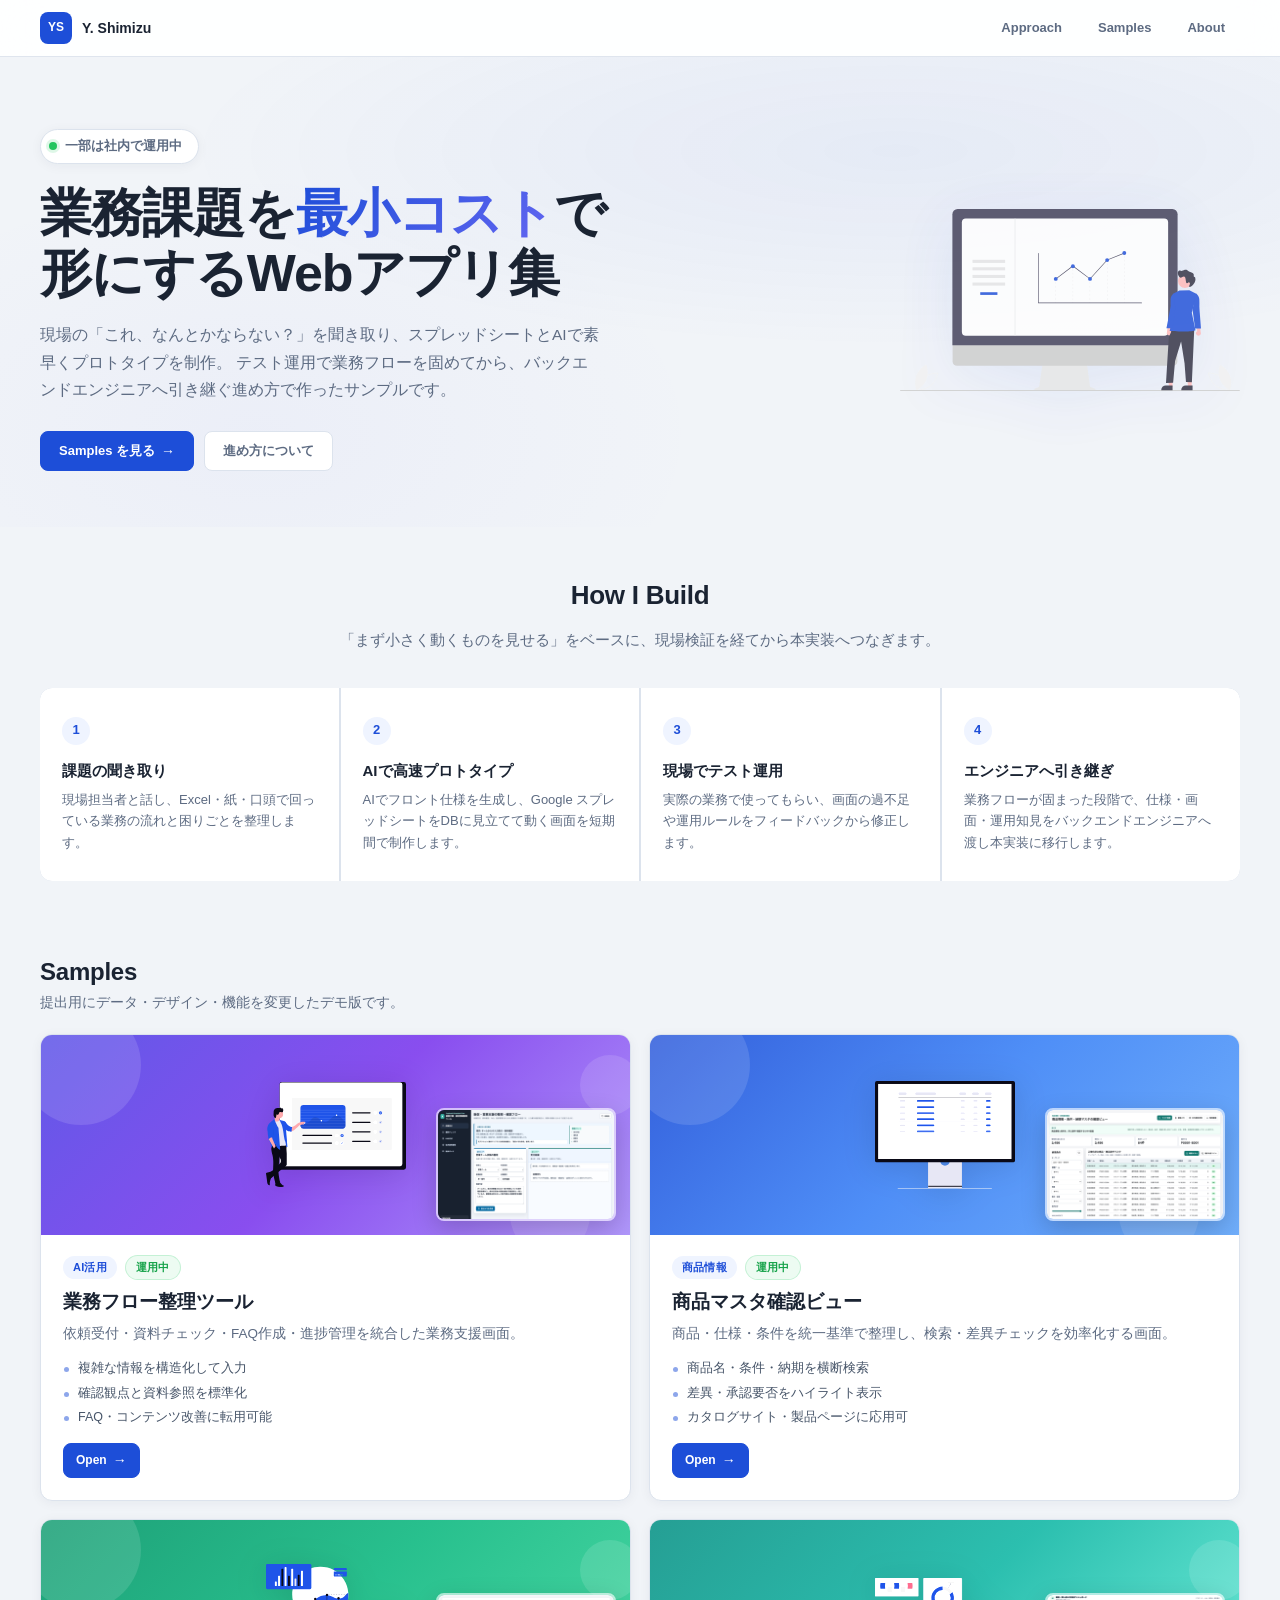
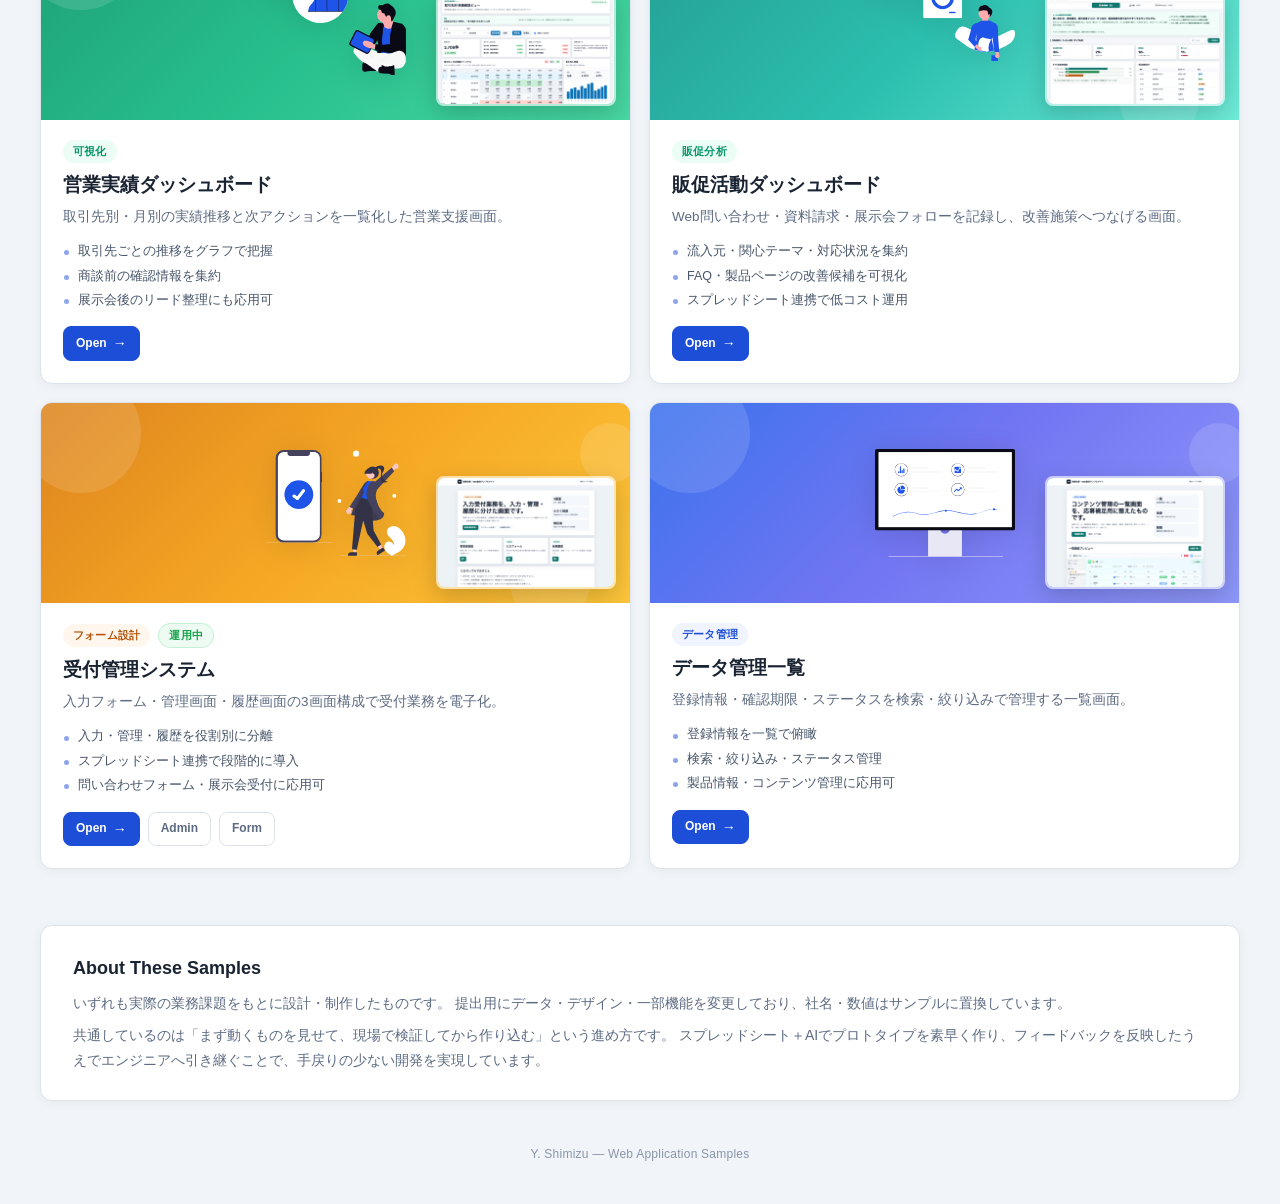
<file: index.html>
<!doctype html>
<html lang="ja">
  <head>
    <meta charset="UTF-8" />
    <meta name="viewport" content="width=device-width, initial-scale=1.0" />
    <title>Web App Samples | Y.Shimizu</title>
    <link rel="stylesheet" href="demos/tokens.css" />
    <style>
      /* ── Layout ── */
      .shell { width: min(1200px, calc(100% - 40px)); margin: 0 auto; }

      /* ── Nav ── */
      .nav-links { display: flex; gap: 6px; }
      .nav-links a {
        padding: 7px 14px;
        border: 1px solid transparent;
        border-radius: var(--radius);
        color: var(--muted);
        font-size: 13px;
        font-weight: 700;
        text-decoration: none;
        transition: all 0.15s;
      }
      .nav-links a:hover {
        border-color: var(--line);
        background: var(--paper);
        color: var(--ink);
      }

      /* ── Hero ── */
      .hero {
        position: relative;
        padding: 72px 0 56px;
        overflow: hidden;
      }
      .hero::before {
        content: "";
        position: absolute;
        inset: 0;
        background:
          radial-gradient(ellipse 80% 60% at 70% 20%, rgba(29,78,216,0.06) 0%, transparent 70%),
          radial-gradient(ellipse 50% 80% at 20% 80%, rgba(99,102,241,0.04) 0%, transparent 70%);
        pointer-events: none;
      }
      .hero-inner {
        position: relative;
      }
      .hero-inner {
        display: grid;
        grid-template-columns: 1fr 340px;
        gap: 32px;
        align-items: center;
      }
      .hero-illustration {
        width: 100%;
        max-width: 340px;
        height: auto;
        opacity: .82;
        filter: drop-shadow(0 12px 32px rgba(29,78,216,.10));
      }
      .hero-text { max-width: 640px; }
      .hero-label {
        display: inline-flex;
        align-items: center;
        gap: 8px;
        margin-bottom: 20px;
        padding: 6px 16px 6px 8px;
        border-radius: var(--radius-pill);
        background: var(--paper);
        border: 1px solid var(--line);
        box-shadow: var(--shadow-soft);
        font-size: 13px;
        font-weight: 700;
        color: var(--muted);
      }
      .hero-label-dot {
        width: 8px; height: 8px;
        border-radius: 50%;
        background: #22c55e;
        box-shadow: 0 0 0 3px rgba(34,197,94,0.15);
      }
      .hero h1 {
        font-size: clamp(32px, 5vw, 52px);
        line-height: 1.15;
        letter-spacing: -0.02em;
        font-weight: 900;
      }
      .hero h1 .accent {
        background: linear-gradient(135deg, #1d4ed8, #6366f1);
        -webkit-background-clip: text;
        -webkit-text-fill-color: transparent;
        background-clip: text;
      }
      .hero-lead {
        margin-top: 18px;
        max-width: 560px;
        color: var(--muted);
        font-size: 15.5px;
        line-height: 1.75;
      }
      .hero-actions {
        display: flex;
        gap: 10px;
        margin-top: 28px;
      }


      /* ── Method section ── */
      .method {
        padding: 48px 0;
      }
      .method-header {
        text-align: center;
        margin-bottom: 36px;
      }
      .method-header h2 {
        font-size: 26px;
        font-weight: 800;
        letter-spacing: -0.01em;
      }
      .method-header p {
        margin-top: 10px;
        color: var(--muted);
        font-size: 15px;
        max-width: 600px;
        margin-left: auto;
        margin-right: auto;
        line-height: 1.7;
      }
      .method-grid {
        display: grid;
        grid-template-columns: repeat(4, 1fr);
        gap: 2px;
        border-radius: var(--radius-lg);
        overflow: hidden;
        background: var(--line);
      }
      .method-step {
        padding: 28px 22px;
        background: var(--paper);
        position: relative;
      }
      .method-step:first-child { border-radius: var(--radius-lg) 0 0 var(--radius-lg); }
      .method-step:last-child { border-radius: 0 var(--radius-lg) var(--radius-lg) 0; }
      .step-num {
        display: inline-flex;
        align-items: center;
        justify-content: center;
        width: 28px; height: 28px;
        border-radius: 50%;
        background: var(--accent-soft);
        color: var(--accent);
        font-size: 13px;
        font-weight: 800;
      }
      .method-step h3 {
        margin-top: 14px;
        font-size: 15px;
        font-weight: 800;
      }
      .method-step p {
        margin-top: 6px;
        color: var(--muted);
        font-size: 13px;
        line-height: 1.65;
      }

      /* ── Section header ── */
      .sec { padding: 24px 0; }
      .sec-header {
        display: flex;
        align-items: baseline;
        justify-content: space-between;
        gap: 16px;
        margin-bottom: 20px;
      }
      .sec-header h2 {
        font-size: 24px;
        font-weight: 800;
        letter-spacing: -0.01em;
      }
      .sec-header p {
        color: var(--muted);
        font-size: 14px;
      }

      /* ── Grid ── */
      .grid {
        display: grid;
        grid-template-columns: repeat(2, minmax(0, 1fr));
        gap: 18px;
      }

      /* ── Card ── */
      .card {
        overflow: hidden;
        border: 1px solid var(--line);
        border-radius: var(--radius-lg);
        background: var(--paper);
        box-shadow: var(--shadow-soft);
        transition: box-shadow 0.25s, transform 0.25s;
      }
      .card:hover {
        box-shadow: var(--shadow-hover);
        transform: translateY(-3px);
      }
      /* ── Card visual header ── */
      .preview {
        position: relative;
        height: 200px;
        overflow: hidden;
        display: flex;
        align-items: center;
        justify-content: center;
      }
      .preview-bg {
        position: absolute;
        inset: 0;
        opacity: 0.9;
        transition: opacity 0.3s;
      }
      .card:hover .preview-bg { opacity: 1; }
      .preview-icon {
        position: relative;
        z-index: 2;
        width: 56px;
        height: 56px;
        color: rgba(255,255,255,0.9);
        filter: drop-shadow(0 2px 8px rgba(0,0,0,0.12));
        transition: transform 0.3s;
      }
      .card:hover .preview-icon { transform: scale(1.08); }
      .preview-illust {
        position: relative;
        z-index: 2;
        width: 140px;
        height: auto;
        filter: drop-shadow(0 4px 16px rgba(0,0,0,0.12)) brightness(1.08);
        transition: transform 0.35s;
      }
      .card:hover .preview-illust { transform: scale(1.06) translateY(-2px); }
      .preview-shot {
        position: absolute;
        z-index: 3;
        right: 14px;
        bottom: 14px;
        width: 180px;
        height: auto;
        border-radius: 8px;
        border: 2px solid rgba(255,255,255,0.6);
        box-shadow: 0 8px 24px rgba(0,0,0,0.18);
        object-fit: cover;
        object-position: left top;
        aspect-ratio: 16/10;
        transition: transform 0.35s, box-shadow 0.35s;
      }
      .card:hover .preview-shot {
        transform: translateY(-3px) scale(1.02);
        box-shadow: 0 12px 32px rgba(0,0,0,0.22);
      }
      /* gradient themes */
      .grad-ai     { background: linear-gradient(135deg, #4f46e5, #7c3aed, #a78bfa); }
      .grad-data   { background: linear-gradient(135deg, #1d4ed8, #3b82f6, #60a5fa); }
      .grad-chart  { background: linear-gradient(135deg, #059669, #10b981, #34d399); }
      .grad-market { background: linear-gradient(135deg, #0d9488, #14b8a6, #5eead4); }
      .grad-form   { background: linear-gradient(135deg, #d97706, #f59e0b, #fbbf24); }
      .grad-list   { background: linear-gradient(135deg, #2563eb, #6366f1, #818cf8); }
      /* floating shapes */
      .preview-shape {
        position: absolute;
        border-radius: 50%;
        opacity: 0.12;
        pointer-events: none;
      }
      .ps1 { width: 120px; height: 120px; background: #fff; top: -30px; left: -20px; }
      .ps2 { width: 80px; height: 80px; background: #fff; bottom: -20px; right: 40px; }
      .ps3 { width: 60px; height: 60px; background: #fff; top: 20px; right: -10px; }
      .card-body { padding: 20px 22px 22px; }
      .card-top {
        display: flex;
        align-items: center;
        gap: 8px;
      }
      .tag {
        display: inline-flex;
        padding: 3px 10px;
        border-radius: var(--radius-pill);
        font-size: 11px;
        font-weight: 800;
        letter-spacing: 0.02em;
      }
      .tag.blue   { background: var(--accent-soft); color: var(--accent); }
      .tag.green  { background: #ecfdf5; color: #059669; }
      .tag.amber  { background: var(--amber-soft);  color: var(--amber); }
      .tag.teal   { background: #ecfdf5; color: #059669; }
      .tag.live {
        background: rgba(34,197,94,0.08);
        color: #16a34a;
        border: 1px solid rgba(34,197,94,0.2);
      }
      .card h3 {
        margin-top: 10px;
        font-size: 19px;
        font-weight: 800;
        line-height: 1.3;
      }
      .card-desc {
        margin-top: 8px;
        color: var(--muted);
        font-size: 13.5px;
        line-height: 1.65;
      }
      .points {
        display: grid;
        gap: 5px;
        margin: 14px 0 0;
        padding: 0;
        list-style: none;
      }
      .points li {
        position: relative;
        padding-left: 15px;
        color: #475569;
        font-size: 12.5px;
        line-height: 1.55;
      }
      .points li::before {
        content: "";
        position: absolute;
        top: 0.65em;
        left: 1px;
        width: 5px;
        height: 5px;
        border-radius: 50%;
        background: var(--accent);
        opacity: 0.5;
      }
      .card-actions {
        display: flex;
        flex-wrap: wrap;
        gap: 8px;
        margin-top: 16px;
      }

      /* ── Buttons ── */
      .btn {
        display: inline-flex;
        align-items: center;
        gap: 6px;
        min-height: 38px;
        padding: 8px 18px;
        border: 1px solid var(--line);
        border-radius: var(--radius);
        background: var(--paper);
        color: var(--muted);
        font-size: 13px;
        font-weight: 700;
        text-decoration: none;
        transition: all 0.15s;
      }
      .btn:hover {
        border-color: var(--accent);
        color: var(--accent);
      }
      .btn.primary {
        border-color: var(--accent);
        background: var(--accent);
        color: #fff;
      }
      .btn.primary:hover {
        background: var(--accent-hover);
        border-color: var(--accent-hover);
      }
      .btn-sm {
        min-height: 32px;
        padding: 5px 12px;
        font-size: 12px;
      }
      .btn-arrow::after {
        content: "\2192";
        font-size: 14px;
        transition: transform 0.15s;
      }
      .btn:hover .btn-arrow::after,
      .btn.primary:hover .btn-arrow::after {
        transform: translateX(2px);
      }

      /* ── Note ── */
      .note-section { padding: 32px 0 20px; }
      .note-card {
        padding: 28px 32px;
        border: 1px solid var(--line);
        border-radius: var(--radius-lg);
        background: var(--paper);
        box-shadow: var(--shadow-soft);
      }
      .note-card h2 {
        font-size: 18px;
        font-weight: 800;
      }
      .note-card p {
        margin-top: 8px;
        color: var(--muted);
        font-size: 14px;
        line-height: 1.75;
      }

      /* ── Footer ── */
      footer {
        padding: 24px 0 40px;
        text-align: center;
        color: var(--subtle);
        font-size: 12px;
        letter-spacing: 0.02em;
      }

      /* ── Responsive ── */
      @media (max-width: 960px) {
        .hero-inner { grid-template-columns: 1fr; }
        .method-grid { grid-template-columns: repeat(2, 1fr); }
        .method-step:first-child { border-radius: var(--radius-lg) 0 0 0; }
        .method-step:nth-child(2) { border-radius: 0 var(--radius-lg) 0 0; }
        .method-step:nth-child(3) { border-radius: 0 0 0 var(--radius-lg); }
        .method-step:last-child { border-radius: 0 0 var(--radius-lg) 0; }
        .grid { grid-template-columns: 1fr; }
      }
      @media (max-width: 640px) {
        .hero { padding: 48px 0 36px; }
        .g-nav-inner { flex-direction: column; align-items: flex-start; padding: 12px 0; }
        .method-grid { grid-template-columns: 1fr; }
        .method-step:first-child,
        .method-step:last-child { border-radius: 0; }
        h1 { font-size: 28px; }
      }
    </style>
  </head>
  <body>
    <!-- ── Nav ── -->
    <nav class="g-nav">
      <div class="shell g-nav-inner" style="width:min(1200px,calc(100% - 40px))">
        <a class="g-brand" href="#">
          <span class="g-brand-mark">YS</span>
          <span>Y. Shimizu</span>
        </a>
        <nav class="nav-links" aria-label="Page navigation">
          <a href="#method">Approach</a>
          <a href="#demos">Samples</a>
          <a href="#about">About</a>
        </nav>
      </div>
    </nav>

    <main>
      <!-- ── Hero ── -->
      <section class="hero">
        <div class="shell hero-inner">
          <div class="hero-text">
            <div class="hero-label">
              <span class="hero-label-dot"></span>
              一部は社内で運用中
            </div>
            <h1>
              業務課題を<span class="accent">最小コスト</span>で<br>
              形にするWebアプリ集
            </h1>
            <p class="hero-lead">
              現場の「これ、なんとかならない？」を聞き取り、スプレッドシートとAIで素早くプロトタイプを制作。
              テスト運用で業務フローを固めてから、バックエンドエンジニアへ引き継ぐ進め方で作ったサンプルです。
            </p>
            <div class="hero-actions">
              <a class="btn primary btn-arrow" href="#demos"><span>Samples を見る</span></a>
              <a class="btn" href="#method">進め方について</a>
            </div>
          </div>
          <img class="hero-illustration" src="hero-illustration.svg" alt="Dashboard illustration" width="340" height="340">
        </div>
      </section>

      <!-- ── Method ── -->
      <section class="method" id="method">
        <div class="shell">
          <div class="method-header">
            <h2>How I Build</h2>
            <p>「まず小さく動くものを見せる」をベースに、現場検証を経てから本実装へつなぎます。</p>
          </div>
          <div class="method-grid">
            <div class="method-step">
              <span class="step-num">1</span>
              <h3>課題の聞き取り</h3>
              <p>現場担当者と話し、Excel・紙・口頭で回っている業務の流れと困りごとを整理します。</p>
            </div>
            <div class="method-step">
              <span class="step-num">2</span>
              <h3>AIで高速プロトタイプ</h3>
              <p>AIでフロント仕様を生成し、Google スプレッドシートをDBに見立てて動く画面を短期間で制作します。</p>
            </div>
            <div class="method-step">
              <span class="step-num">3</span>
              <h3>現場でテスト運用</h3>
              <p>実際の業務で使ってもらい、画面の過不足や運用ルールをフィードバックから修正します。</p>
            </div>
            <div class="method-step">
              <span class="step-num">4</span>
              <h3>エンジニアへ引き継ぎ</h3>
              <p>業務フローが固まった段階で、仕様・画面・運用知見をバックエンドエンジニアへ渡し本実装に移行します。</p>
            </div>
          </div>
        </div>
      </section>

      <!-- ── Samples ── -->
      <section class="sec" id="demos">
        <div class="shell">
          <div class="sec-header">
            <div>
              <h2>Samples</h2>
              <p>提出用にデータ・デザイン・機能を変更したデモ版です。</p>
            </div>
          </div>

          <div class="grid">
            <!-- 1. 業務フロー整理 -->
            <article class="card">
              <div class="preview">
                <div class="preview-bg grad-ai"></div>
                <div class="preview-shape ps1"></div>
                <div class="preview-shape ps2"></div>
                <div class="preview-shape ps3"></div>
                <img class="preview-illust" src="card-workflow.svg" alt="Workflow illustration">
                <img class="preview-shot" src="demos/admin_standardization/screenshot-desktop.png" alt="業務フロー整理ツール" />
              </div>
              <div class="card-body">
                <div class="card-top">
                  <span class="tag blue">AI活用</span>
                  <span class="tag live">運用中</span>
                </div>
                <h3>業務フロー整理ツール</h3>
                <p class="card-desc">依頼受付・資料チェック・FAQ作成・進捗管理を統合した業務支援画面。</p>
                <ul class="points">
                  <li>複雑な情報を構造化して入力</li>
                  <li>確認観点と資料参照を標準化</li>
                  <li>FAQ・コンテンツ改善に転用可能</li>
                </ul>
                <div class="card-actions">
                  <a class="btn primary btn-sm btn-arrow" href="demos/admin_standardization/"><span>Open</span></a>
                </div>
              </div>
            </article>

            <!-- 2. 商品マスタ -->
            <article class="card">
              <div class="preview">
                <div class="preview-bg grad-data"></div>
                <div class="preview-shape ps1"></div>
                <div class="preview-shape ps2"></div>
                <img class="preview-illust" src="card-pricecheck.svg" alt="Data table illustration">
                <img class="preview-shot" src="demos/price_check/screenshot-desktop.png" alt="商品マスタ確認ビュー" />
              </div>
              <div class="card-body">
                <div class="card-top">
                  <span class="tag blue">商品情報</span>
                  <span class="tag live">運用中</span>
                </div>
                <h3>商品マスタ確認ビュー</h3>
                <p class="card-desc">商品・仕様・条件を統一基準で整理し、検索・差異チェックを効率化する画面。</p>
                <ul class="points">
                  <li>商品名・条件・納期を横断検索</li>
                  <li>差異・承認要否をハイライト表示</li>
                  <li>カタログサイト・製品ページに応用可</li>
                </ul>
                <div class="card-actions">
                  <a class="btn primary btn-sm btn-arrow" href="demos/price_check/"><span>Open</span></a>
                </div>
              </div>
            </article>

            <!-- 3. 営業実績 -->
            <article class="card">
              <div class="preview">
                <div class="preview-bg grad-chart"></div>
                <div class="preview-shape ps1"></div>
                <div class="preview-shape ps3"></div>
                <img class="preview-illust" src="card-sales.svg" alt="Revenue analysis illustration">
                <img class="preview-shot" src="demos/sales_support_dashboard/screenshot-desktop.png" alt="営業実績ダッシュボード" />
              </div>
              <div class="card-body">
                <div class="card-top">
                  <span class="tag green">可視化</span>
                </div>
                <h3>営業実績ダッシュボード</h3>
                <p class="card-desc">取引先別・月別の実績推移と次アクションを一覧化した営業支援画面。</p>
                <ul class="points">
                  <li>取引先ごとの推移をグラフで把握</li>
                  <li>商談前の確認情報を集約</li>
                  <li>展示会後のリード整理にも応用可</li>
                </ul>
                <div class="card-actions">
                  <a class="btn primary btn-sm btn-arrow" href="demos/sales_support_dashboard/"><span>Open</span></a>
                </div>
              </div>
            </article>

            <!-- 4. 販促活動 -->
            <article class="card">
              <div class="preview">
                <div class="preview-bg grad-market"></div>
                <div class="preview-shape ps2"></div>
                <div class="preview-shape ps3"></div>
                <img class="preview-illust" src="card-marketing.svg" alt="Marketing analysis illustration">
                <img class="preview-shot" src="demos/marketing_activity_dashboard/screenshot-desktop.png" alt="販促活動ダッシュボード" />
              </div>
              <div class="card-body">
                <div class="card-top">
                  <span class="tag green">販促分析</span>
                </div>
                <h3>販促活動ダッシュボード</h3>
                <p class="card-desc">Web問い合わせ・資料請求・展示会フォローを記録し、改善施策へつなげる画面。</p>
                <ul class="points">
                  <li>流入元・関心テーマ・対応状況を集約</li>
                  <li>FAQ・製品ページの改善候補を可視化</li>
                  <li>スプレッドシート連携で低コスト運用</li>
                </ul>
                <div class="card-actions">
                  <a class="btn primary btn-sm btn-arrow" href="demos/marketing_activity_dashboard/"><span>Open</span></a>
                </div>
              </div>
            </article>

            <!-- 5. 受付管理 -->
            <article class="card">
              <div class="preview">
                <div class="preview-bg grad-form"></div>
                <div class="preview-shape ps1"></div>
                <div class="preview-shape ps2"></div>
                <div class="preview-shape ps3"></div>
                <img class="preview-illust" src="card-order.svg" alt="Order confirmed illustration">
                <img class="preview-shot" src="demos/order_system/screenshot-desktop.png" alt="受付管理システム" />
              </div>
              <div class="card-body">
                <div class="card-top">
                  <span class="tag amber">フォーム設計</span>
                  <span class="tag live">運用中</span>
                </div>
                <h3>受付管理システム</h3>
                <p class="card-desc">入力フォーム・管理画面・履歴画面の3画面構成で受付業務を電子化。</p>
                <ul class="points">
                  <li>入力・管理・履歴を役割別に分離</li>
                  <li>スプレッドシート連携で段階的に導入</li>
                  <li>問い合わせフォーム・展示会受付に応用可</li>
                </ul>
                <div class="card-actions">
                  <a class="btn primary btn-sm btn-arrow" href="demos/order_system/"><span>Open</span></a>
                  <a class="btn btn-sm" href="demos/order_system/05_admin.html">Admin</a>
                  <a class="btn btn-sm" href="demos/order_system/04_index.html">Form</a>
                </div>
              </div>
            </article>

            <!-- 6. データ管理 -->
            <article class="card">
              <div class="preview">
                <div class="preview-bg grad-list"></div>
                <div class="preview-shape ps1"></div>
                <div class="preview-shape ps3"></div>
                <img class="preview-illust" src="card-staff.svg" alt="Data points illustration">
                <img class="preview-shot" src="demos/foreign_staff_database/screenshot-desktop.png" alt="データ管理一覧" />
              </div>
              <div class="card-body">
                <div class="card-top">
                  <span class="tag blue">データ管理</span>
                </div>
                <h3>データ管理一覧</h3>
                <p class="card-desc">登録情報・確認期限・ステータスを検索・絞り込みで管理する一覧画面。</p>
                <ul class="points">
                  <li>登録情報を一覧で俯瞰</li>
                  <li>検索・絞り込み・ステータス管理</li>
                  <li>製品情報・コンテンツ管理に応用可</li>
                </ul>
                <div class="card-actions">
                  <a class="btn primary btn-sm btn-arrow" href="demos/foreign_staff_database/"><span>Open</span></a>
                </div>
              </div>
            </article>
          </div>
        </div>
      </section>

      <!-- ── About ── -->
      <section class="note-section" id="about">
        <div class="shell">
          <div class="note-card">
            <h2>About These Samples</h2>
            <p>
              いずれも実際の業務課題をもとに設計・制作したものです。
              提出用にデータ・デザイン・一部機能を変更しており、社名・数値はサンプルに置換しています。
            </p>
            <p>
              共通しているのは「まず動くものを見せて、現場で検証してから作り込む」という進め方です。
              スプレッドシート＋AIでプロトタイプを素早く作り、フィードバックを反映したうえでエンジニアへ引き継ぐことで、手戻りの少ない開発を実現しています。
            </p>
          </div>
        </div>
      </section>
    </main>

    <footer>
      <div class="shell">Y. Shimizu &mdash; Web Application Samples</div>
    </footer>
  </body>
</html>
</file>
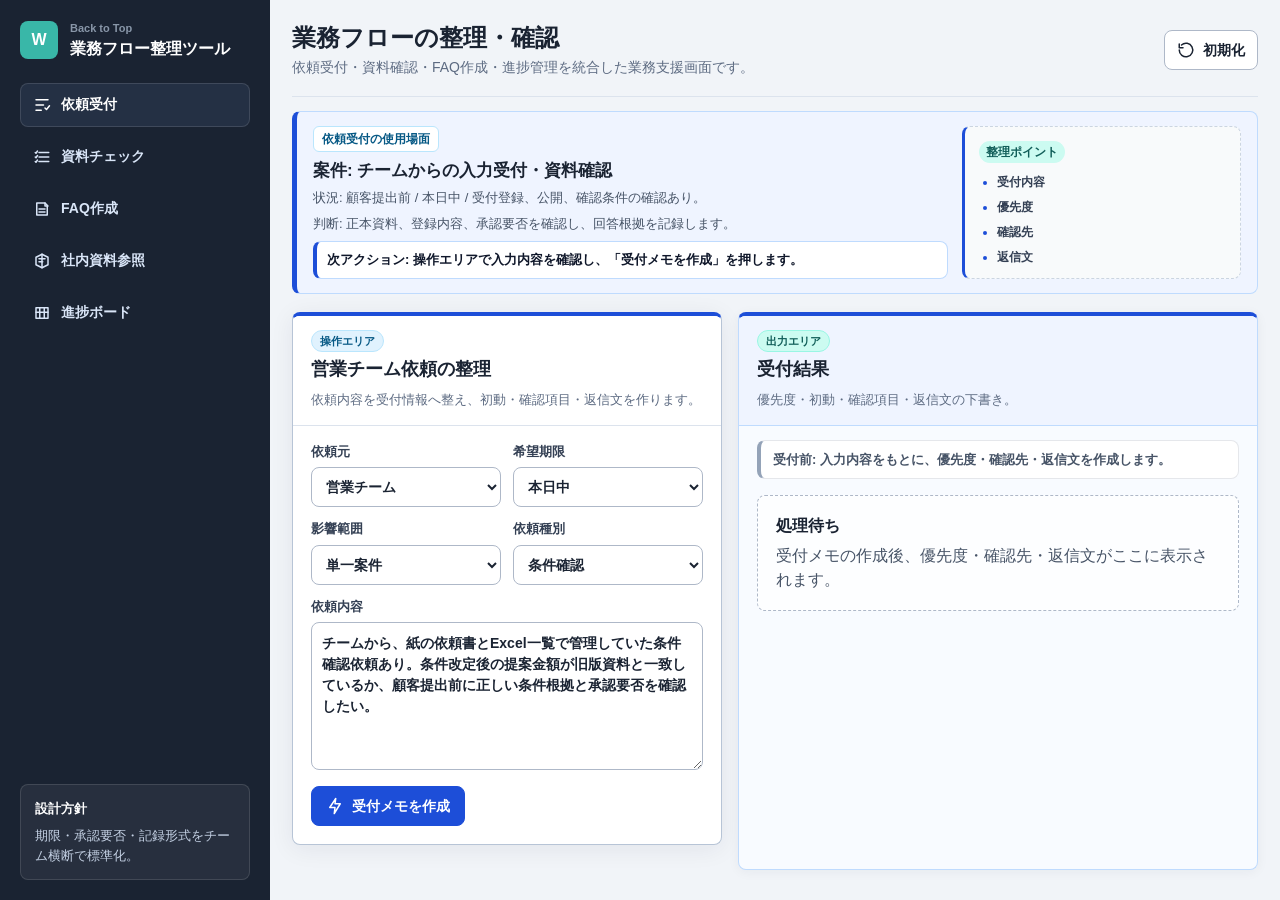
<file: demos/admin_standardization/index.html>
<!doctype html>
<html lang="ja">
  <head>
    <meta charset="UTF-8" />
    <meta name="viewport" content="width=device-width, initial-scale=1.0" />
    <title>Workflow Tool | Web Application Samples</title>
    <link rel="stylesheet" href="./styles.css" />
  </head>
  <body>
    <div class="app">
      <aside class="sidebar">
        <div class="brand">
          <span class="brand-mark">W</span>
          <div>
            <p style="font-size:11px;color:#8896a8;margin:0"><a href="../../" style="color:inherit;text-decoration:none">Back to Top</a></p>
            <strong>業務フロー整理ツール</strong>
          </div>
        </div>
        <nav class="nav" aria-label="ツール切替">
          <button class="nav-item is-active" type="button" data-view="triage" aria-pressed="true">
            <svg viewBox="0 0 24 24" aria-hidden="true"><path d="M4 5h16M4 12h10M4 19h7"/><path d="m16 16 2 2 4-5"/></svg>
            依頼受付
          </button>
          <button class="nav-item" type="button" data-view="check" aria-pressed="false">
            <svg viewBox="0 0 24 24" aria-hidden="true"><path d="M8 6h13M8 12h13M8 18h13"/><path d="m3 6 1 1 2-3M3 12l1 1 2-3M3 18l1 1 2-3"/></svg>
            資料チェック
          </button>
          <button class="nav-item" type="button" data-view="manual" aria-pressed="false">
            <svg viewBox="0 0 24 24" aria-hidden="true"><path d="M5 4h11l3 3v13H5V4Z"/><path d="M16 4v4h4M8 12h8M8 16h8"/></svg>
            FAQ作成
          </button>
          <button class="nav-item" type="button" data-view="knowledge" aria-pressed="false">
            <svg viewBox="0 0 24 24" aria-hidden="true"><path d="M12 3 4 7v10l8 4 8-4V7l-8-4Z"/><path d="M8 9h8M8 13h5M12 3v18"/></svg>
            社内資料参照
          </button>
          <button class="nav-item" type="button" data-view="board" aria-pressed="false">
            <svg viewBox="0 0 24 24" aria-hidden="true"><path d="M4 5h16v14H4V5Z"/><path d="M9 5v14M15 5v14M4 11h16"/></svg>
            進捗ボード
          </button>
        </nav>
        <div class="side-note">
          <strong>設計方針</strong>
          <p>期限・承認要否・記録形式をチーム横断で標準化。</p>
        </div>
      </aside>

      <main class="main">
        <header class="topbar">
          <div>
            <h1>業務フローの整理・確認</h1>
            <p>依頼受付・資料確認・FAQ作成・進捗管理を統合した業務支援画面です。</p>
          </div>
          <div class="top-actions">
            <button class="ghost-button" id="seedReset" type="button">
              <svg viewBox="0 0 24 24" aria-hidden="true"><path d="M3 12a9 9 0 1 0 3-6.7M3 4v5h5"/></svg>
              初期化
            </button>
          </div>
        </header>

        <section class="screen-guide" id="screenGuide" aria-label="この画面の説明">
          <div class="guide-copy">
            <span class="guide-label" id="guideToolLabel">依頼受付</span>
            <h2 id="guideTitle">使用場面を読み込み中</h2>
            <p id="guideScene"></p>
            <p id="guideGoal"></p>
            <p class="guide-next" id="guideNext"></p>
          </div>
          <div class="guide-support">
            <span>整理ポイント</span>
            <ul id="guidePoints"></ul>
          </div>
        </section>

        <section class="view is-visible" id="view-triage">
          <div class="two-col">
            <section class="panel work-panel">
              <div class="panel-head">
                <span class="area-kicker work-kicker">操作エリア</span>
                <h2>営業チーム依頼の整理</h2>
                <p>依頼内容を受付情報へ整え、初動・確認項目・返信文を作ります。</p>
              </div>
              <div class="form-grid">
                <label>
                  依頼元
                  <select id="requestFrom">
                    <option>営業チーム</option>
                    <option>営業担当</option>
                    <option>経理</option>
                    <option>顧客</option>
                  </select>
                </label>
                <label>
                  希望期限
                  <select id="requestDue">
                    <option value="today">本日中</option>
                    <option value="tomorrow">翌営業日</option>
                    <option value="week">今週中</option>
                    <option value="none">未指定</option>
                  </select>
                </label>
                <label>
                  影響範囲
                  <select id="requestImpact">
                    <option value="low">単一案件</option>
                    <option value="medium">複数案件</option>
                    <option value="high">全社・複数チーム</option>
                  </select>
                </label>
                <label>
                  依頼種別
                  <select id="requestType">
                    <option>条件確認</option>
                    <option>提案作成</option>
                    <option>入力受付確認</option>
                    <option>公開前確認</option>
                    <option>確認確認</option>
                    <option>手順確認</option>
                  </select>
                </label>
              </div>
              <label class="full-label">
                依頼内容
                <textarea id="requestText" rows="6">チームから、紙の依頼書とExcel一覧で管理していた条件確認依頼あり。条件改定後の提案金額が旧版資料と一致しているか、顧客提出前に正しい条件根拠と承認要否を確認したい。</textarea>
              </label>
              <button class="primary-button" id="runTriage" type="button">
                <svg viewBox="0 0 24 24" aria-hidden="true"><path d="m13 2-1 7h7l-8 13 1-8H5l8-12Z"/></svg>
                受付メモを作成
              </button>
            </section>
            <section class="panel output-panel result-panel">
              <div class="panel-head">
                <span class="area-kicker output-kicker">出力エリア</span>
                <h2>受付結果</h2>
                <p>優先度・初動・確認項目・返信文の下書き。</p>
              </div>
              <div class="result-status is-idle" id="triageStatus" role="status"></div>
              <div id="triageResult"></div>
            </section>
          </div>
        </section>

        <section class="view" id="view-check">
          <div class="two-col">
            <section class="panel work-panel">
              <div class="panel-head">
                <span class="area-kicker work-kicker">操作エリア</span>
                <h2>資料確認チェック</h2>
                <p>正本・最新版・承認者・例外条件を、外部提示や処理の前に確認します。</p>
              </div>
              <label class="full-label">
                資料種別
                <select id="documentKind">
                  <option value="quote">提案書</option>
                  <option value="order">入力受付チェック</option>
                  <option value="delivery">公開前確認</option>
                  <option value="invoice">最終確認</option>
                  <option value="request">社内申請書</option>
                </select>
              </label>
              <div id="checklist" class="checklist"></div>
            </section>
            <section class="panel output-panel result-panel">
              <div class="panel-head">
                <span class="area-kicker output-kicker">出力エリア</span>
                <h2>チェック判定</h2>
                <p>未確認項目と差戻し理由を整理します。</p>
              </div>
              <div class="result-status" id="checkStatus" role="status">表示中: 資料種別やチェックを変更すると、判定欄が更新されます。</div>
              <div id="checkResult"></div>
            </section>
          </div>
        </section>

        <section class="view" id="view-manual">
          <div class="two-col">
            <section class="panel work-panel">
              <div class="panel-head">
                <span class="area-kicker work-kicker">操作エリア</span>
                <h2>FAQドラフトメーカー</h2>
                <p>属人的な説明を、標準フォーマットに整えます。</p>
              </div>
              <label class="full-label">
                業務名
                <input id="manualTitle" type="text" value="受付受付から公開・最終確認まで" />
              </label>
              <label class="full-label">
                開始条件
                <input id="manualTrigger" type="text" value="営業チームまたは営業担当から、受付・公開・確認に関わる確認依頼を受けたとき" />
              </label>
              <label class="full-label">
                作業手順
                <textarea id="manualSteps" rows="7">依頼内容を受付表に記録する
受付番号・対象商品・数量・公開予定日を確認する
入力状況、公開・最終確認条件を確認する
条件や納期に差異がある場合は承認者へ確認する
回答内容と根拠資料を依頼元へ共有する</textarea>
              </label>
              <label class="full-label">
                例外対応
                <textarea id="manualException" rows="4">公開日や確認締日に影響する場合は、営業企画部へ優先確認を依頼する。条件根拠や受付登録内容が不明な場合は、暫定回答せず確認中として返信する。</textarea>
              </label>
              <button class="primary-button" id="buildManual" type="button">
                <svg viewBox="0 0 24 24" aria-hidden="true"><path d="M5 4h11l3 3v13H5V4Z"/><path d="M8 12h8M8 16h8"/></svg>
                FAQを整形
              </button>
            </section>
            <section class="panel output-panel result-panel">
              <div class="panel-head">
                <span class="area-kicker output-kicker">出力エリア</span>
                <h2>FAQプレビュー</h2>
                <p>引き継ぎ・マニュアル化に使うドラフト。</p>
              </div>
              <div class="result-status is-idle" id="manualStatus" role="status"></div>
              <article id="manualPreview" class="doc-card"></article>
            </section>
          </div>
        </section>

        <section class="view" id="view-knowledge">
          <section class="briefing-panel presentation-panel">
            <div class="presentation-copy">
              <span class="area-kicker guide-kicker">案内エリア</span>
              <h2>社内資料を整えると、回答下書きと確認項目をそろえられます</h2>
              <p>条件表、資料書式、承認ルール、過去FAQを整理し、必要な資料を参照しながら回答や資料の下書きを作る想定です。最終判断は必ず担当者が確認します。</p>
            </div>
            <div class="concept-grid" aria-label="社内資料参照の流れ">
              <div class="concept-step">
                <span>1</span>
                <strong>資料を整える</strong>
                <p>条件表、資料書式、取引先情報、FAQ、承認ルールを分けて保管。</p>
              </div>
              <div class="concept-step">
                <span>2</span>
                <strong>資料を参照する</strong>
                <p>関連する条件表、資料ルール、過去FAQだけを探して確認する想定。</p>
              </div>
              <div class="concept-step">
                <span>3</span>
                <strong>人が確認する</strong>
                <p>回答文、提案、確認、FAQの下書きを作り、最終判断は担当者が確認。</p>
              </div>
            </div>
          </section>
          <div class="two-col">
            <section class="panel work-panel">
              <div class="panel-head">
                <span class="area-kicker work-kicker">操作エリア</span>
                <h2>社内資料参照・回答下書き</h2>
                <p>用途を選ぶと、参照資料と生成される下書きの種類が変わります。</p>
              </div>
              <label class="full-label">
                用途パターン
                <select id="knowledgePattern">
                  <option value="price">条件差異の問い合わせ回答</option>
                  <option value="quote">提案確認メモの作成補助</option>
                  <option value="delivery">公開前確認</option>
                  <option value="invoice">最終確認の下書き補助</option>
                  <option value="manual">FAQ・FAQ化</option>
                </select>
              </label>
              <div class="pattern-preview" id="patternPreview"></div>
              <label class="full-label">
                入力内容
                <textarea id="knowledgeQuery" rows="7">商品情報と提案金額が違うとチームから連絡がありました。どの資料を根拠に回答すべきですか？</textarea>
              </label>
              <button class="primary-button" id="searchKnowledge" type="button">
                <svg viewBox="0 0 24 24" aria-hidden="true"><path d="m21 21-4.35-4.35M10.5 18a7.5 7.5 0 1 1 0-15 7.5 7.5 0 0 1 0 15Z"/></svg>
                根拠つき下書きを作成
              </button>
            </section>
            <section class="panel output-panel result-panel">
              <div class="panel-head">
                <span class="area-kicker output-kicker">出力エリア</span>
                <h2>下書き結果</h2>
                <p>参照資料、下書き、人が確認するポイントを分けて表示します。</p>
              </div>
              <div class="result-status is-idle" id="knowledgeStatus" role="status"></div>
              <div id="knowledgeResult"></div>
            </section>
          </div>
        </section>

        <section class="view" id="view-board">
          <section class="panel work-panel board-panel">
            <div class="panel-head board-head">
              <div>
                <span class="area-kicker work-kicker">管理エリア</span>
                <h2>期限・進捗ボード</h2>
                <p>情報整理の受付、確認待ち、差戻し、完了を一覧化します。</p>
              </div>
              <button class="primary-button small" id="addTask" type="button">
                <svg viewBox="0 0 24 24" aria-hidden="true"><path d="M12 5v14M5 12h14"/></svg>
                サンプル追加
              </button>
            </div>
            <div class="board-filter">
              <button class="chip is-active" data-board-filter="all" type="button" aria-pressed="true">すべて</button>
              <button class="chip" data-board-filter="確認待ち" type="button" aria-pressed="false">確認待ち</button>
              <button class="chip" data-board-filter="処理中" type="button" aria-pressed="false">処理中</button>
              <button class="chip" data-board-filter="差戻し" type="button" aria-pressed="false">差戻し</button>
              <button class="chip" data-board-filter="完了" type="button" aria-pressed="false">完了</button>
            </div>
            <p class="table-hint">横に続く列があります。小さい画面では表を左右に動かして確認できます。</p>
            <div class="table-wrap">
              <table>
                <caption>情報整理の進捗案件一覧</caption>
                <thead>
                  <tr>
                    <th>期限</th>
                    <th>依頼元</th>
                    <th>内容</th>
                    <th>担当</th>
                    <th>状態</th>
                    <th>次アクション</th>
                  </tr>
                </thead>
                <tbody id="taskTable"></tbody>
              </table>
            </div>
          </section>
        </section>
      </main>
      <div class="toast" id="toast" role="status" aria-live="polite" aria-atomic="true"></div>
    </div>
    <script src="./app.js"></script>
  </body>
</html>
</file>
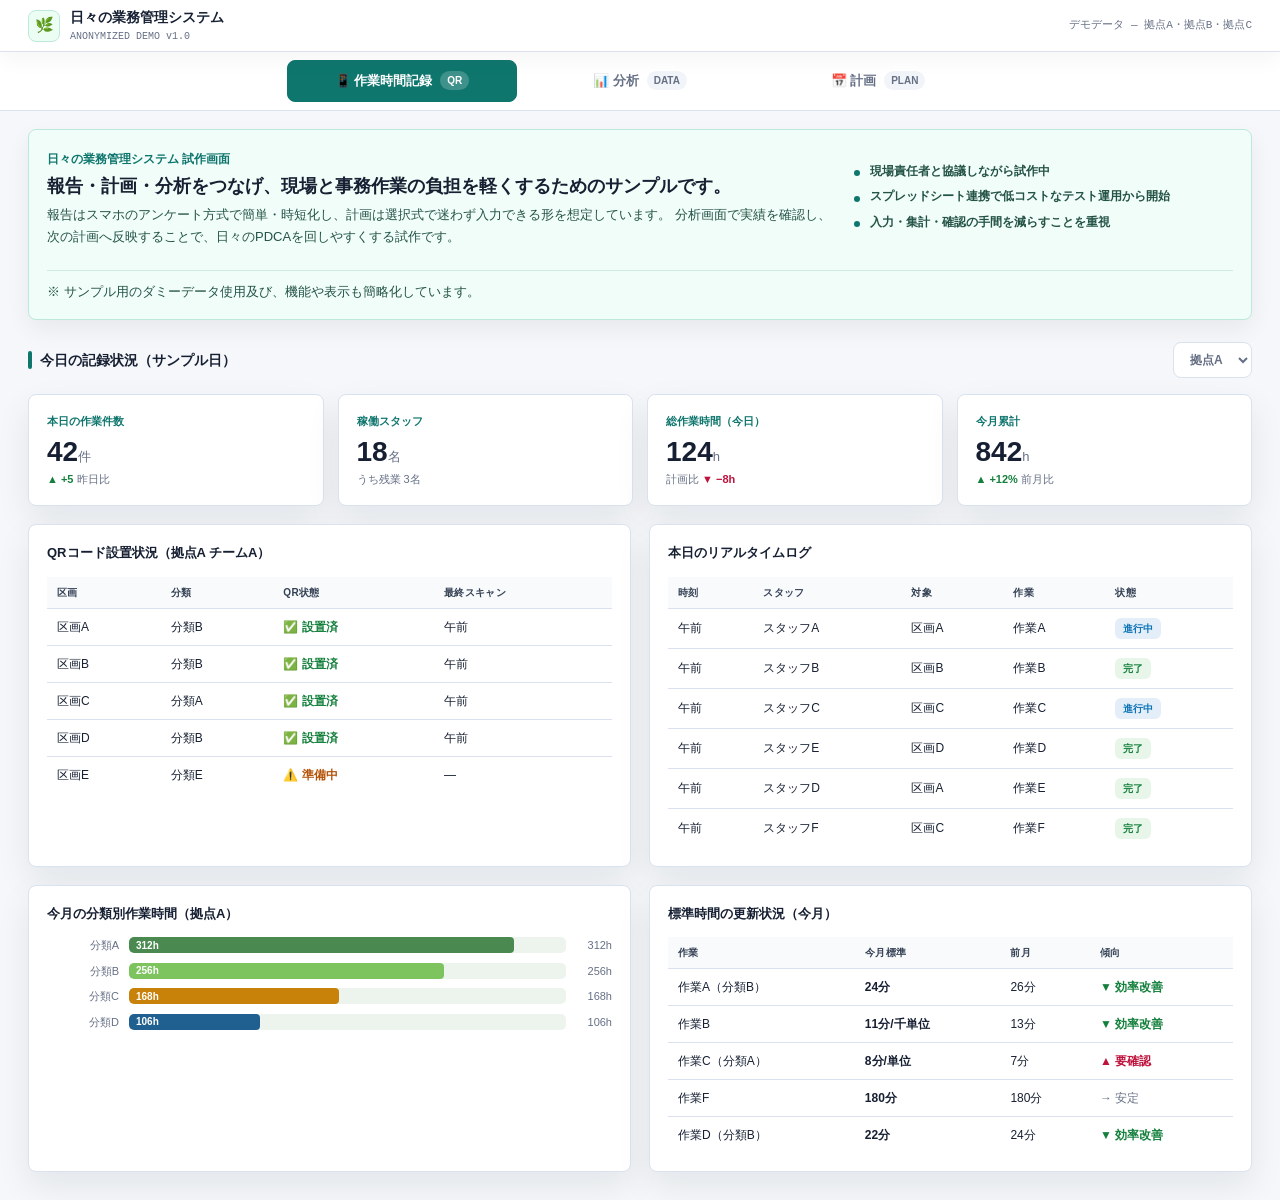
<file: demos/daily_operations_dashboard/index.html>
<!DOCTYPE html>
<html lang="ja">
<head>
<meta charset="UTF-8">
<meta name="viewport" content="width=device-width, initial-scale=1.0">
<title>日々の業務管理システム（匿名デモ）</title>
<style>
:root{
  --forest:#123325;--moss:#0f766e;--leaf:#15803d;--lime:#86cfa0;
  --cream:#f5f7fa;--sand:#edf4ee;--white:#ffffff;
  --amber:#b45309;--rust:#be123c;--sky:#0b73b7;
  --ink:#172033;--muted:#667085;--border:#d9e2ee;
  --surface-soft:#f8fafc;--accent-soft:#ecfdf3;--line-strong:#b8c5d8;
  --status-done:#15803d;--status-wip:#0b73b7;--status-todo:#667085;
  --shadow:0 14px 34px rgba(16,24,40,.08);
  --shadow-soft:0 10px 24px rgba(16,24,40,.06);
}
*{margin:0;padding:0;box-sizing:border-box;}
body{font-family:-apple-system,BlinkMacSystemFont,'Hiragino Sans','Yu Gothic',sans-serif;background:var(--cream);color:var(--ink);min-height:100vh;line-height:1.5;}

/* ===== TOP HEADER ===== */
.top-header{
  background:rgba(255,255,255,.94);backdrop-filter:blur(14px);
  display:flex;align-items:center;justify-content:space-between;
  padding:0 28px;height:52px;position:sticky;top:0;z-index:300;
  border-bottom:1px solid var(--border);
  box-shadow:0 8px 22px rgba(16,24,40,.04);
}
.logo{display:flex;align-items:center;gap:10px;}
.logo-icon{width:32px;height:32px;background:var(--accent-soft);border:1px solid #bde9db;border-radius:8px;display:flex;align-items:center;justify-content:center;font-size:15px;}
.logo-text{font-size:14px;font-weight:900;color:var(--ink);letter-spacing:0;}
.logo-sub{font-size:10px;color:var(--muted);font-family:Menlo,Consolas,monospace;margin-top:1px;}
.top-meta{font-size:11px;color:var(--muted);font-family:Menlo,Consolas,monospace;}

/* ===== MODULE TABS ===== */
.module-tabs{
  display:flex;background:#fff;
  position:sticky;top:52px;z-index:200;
  padding:8px 28px;gap:8px;border-bottom:1px solid var(--border);
  justify-content:center;
}
.mod-tab{
  flex:0 1 230px;padding:10px 16px;text-align:center;cursor:pointer;
  font-size:13px;font-weight:800;color:var(--muted);
  border:1px solid transparent;border-radius:8px;transition:all .2s;
  display:flex;align-items:center;justify-content:center;gap:8px;
}
.mod-tab:hover{color:var(--moss);background:var(--accent-soft);border-color:#bde9db;}
.mod-tab.active{color:#fff;border-color:var(--moss);background:var(--moss);}
.mod-badge{
  font-size:10px;padding:2px 7px;border-radius:999px;
  background:#f1f5f9;color:var(--muted);font-weight:800;
}
.mod-tab.active .mod-badge{background:rgba(255,255,255,.2);color:#fff;}

/* ===== MODULE PANELS ===== */
.module{display:none;min-height:calc(100vh - 104px);}
.module.active{display:block;}

/* ===== DEMO NOTE ===== */
.demo-note{
  display:grid;grid-template-columns:minmax(0,1fr) minmax(260px,.48fr);
  gap:16px;align-items:center;margin:18px 28px 0;padding:16px 18px;
  border:1px solid #bde9db;border-radius:8px;background:#f0fdf8;
  box-shadow:var(--shadow-soft);
}
.demo-note-label{display:inline-flex;align-items:center;margin-bottom:6px;color:var(--moss);font-size:12px;font-weight:900;}
.demo-note h1{font-size:18px;line-height:1.35;color:var(--ink);letter-spacing:0;}
.demo-note p{margin-top:6px;color:#245346;font-size:13px;line-height:1.7;}
.demo-note-list{display:grid;gap:7px;margin:0;padding:0;list-style:none;}
.demo-note-list li{position:relative;padding-left:16px;color:#245346;font-size:12px;font-weight:800;line-height:1.55;}
.demo-note-list li::before{content:'';position:absolute;left:0;top:.7em;width:6px;height:6px;border-radius:999px;background:var(--moss);}
.demo-caution{grid-column:1/-1;margin:0;padding-top:10px;border-top:1px solid rgba(15,118,110,.14);color:#577067;font-size:11px;line-height:1.6;}

/* ===== SECTION HEADER ===== */
.sec-header{
  display:flex;align-items:center;justify-content:space-between;
  padding:22px 28px 0;margin-bottom:16px;
}
.sec-title{font-size:14px;font-weight:900;color:var(--ink);
  display:flex;align-items:center;gap:8px;
}
.sec-title::before{content:'';width:4px;height:18px;background:var(--moss);border-radius:2px;display:inline-block;}
.filter-row{display:flex;gap:8px;flex-wrap:wrap;}
.filter-select{
  min-height:36px;padding:6px 12px;border-radius:8px;border:1px solid var(--border);
  background:var(--white);font-size:12px;font-weight:800;color:var(--muted);
  font-family:-apple-system,BlinkMacSystemFont,'Hiragino Sans','Yu Gothic',sans-serif;cursor:pointer;
}
.filter-select:focus{outline:none;border-color:var(--moss);box-shadow:0 0 0 3px rgba(15,118,110,.12);}
.btn-sm{
  min-height:36px;padding:7px 13px;border-radius:8px;border:none;
  font-size:12px;font-weight:800;cursor:pointer;
  font-family:-apple-system,BlinkMacSystemFont,'Hiragino Sans','Yu Gothic',sans-serif;
}
.btn-primary{background:var(--moss);color:#fff;}
.btn-amber{background:var(--amber);color:#fff;}
.btn-outline{background:#fff;border:1px solid var(--border);color:var(--muted);}

/* ===== GRID LAYOUTS ===== */
.pad{padding:0 28px 28px;}
.grid2{display:grid;grid-template-columns:1fr 1fr;gap:18px;}
.grid3{display:grid;grid-template-columns:1fr 1fr 1fr;gap:18px;}
.grid4{display:grid;grid-template-columns:repeat(4,1fr);gap:14px;}

/* ===== CARDS ===== */
.card{background:var(--white);border-radius:8px;padding:18px;border:1px solid var(--border);box-shadow:var(--shadow);}
.card-title{font-size:13px;font-weight:900;color:var(--ink);margin-bottom:14px;
  display:flex;align-items:center;justify-content:space-between;
}
.card-label{font-size:11px;font-weight:900;letter-spacing:0;color:var(--moss);}
.card.wide{grid-column:1/-1;}
.card.span2{grid-column:span 2;}

/* ===== KPI ===== */
.kpi-val{font-size:28px;font-weight:900;color:var(--ink);line-height:1;}
.kpi-unit{font-size:13px;font-weight:400;color:var(--muted);}
.kpi-sub{font-size:11px;color:var(--muted);margin-top:5px;}
.delta-up{color:var(--leaf);font-weight:800;}
.delta-dn{color:var(--rust);font-weight:700;}

/* ===== BAR CHART ===== */
.bar-row{display:flex;align-items:center;gap:10px;margin-bottom:9px;}
.bar-row:last-child{margin-bottom:0;}
.bar-lbl{font-size:11px;color:var(--muted);width:72px;text-align:right;flex-shrink:0;}
.bar-track{flex:1;height:16px;background:var(--sand);border-radius:5px;overflow:hidden;position:relative;}
.bar-fill{height:100%;border-radius:4px;display:flex;align-items:center;padding-left:7px;font-size:10px;font-weight:700;color:#fff;transition:width .8s ease;}
.bar-val{font-size:11px;color:var(--muted);width:36px;text-align:right;flex-shrink:0;}

/* ===== TABLE ===== */
.tbl{width:100%;border-collapse:collapse;font-size:12px;}
.tbl th{padding:8px 10px;background:var(--surface-soft);color:#344054;font-size:10px;letter-spacing:.04em;text-align:left;font-weight:900;border-bottom:1px solid var(--border);}
.tbl td{padding:9px 10px;border-bottom:1px solid var(--border);}
.tbl tr:hover td{background:#f8fbf9;}
.tbl tr:last-child td{border:none;}
.tag{display:inline-block;padding:2px 8px;border-radius:4px;font-size:10px;font-weight:700;}
.tag-g{background:#E8F5E9;color:#2E6B32;}
.tag-y{background:#E3F0FB;color:#1A5580;}
.tag-i{background:#FFF3E0;color:#C05000;}
.tag-all{background:var(--accent-soft);color:var(--moss);}
.trend-up{color:var(--rust);font-weight:700;}
.trend-dn{color:var(--leaf);font-weight:700;}
.trend-flat{color:var(--muted);}

/* ===== YoY COMPARE ===== */
.yoy-block{margin-bottom:14px;}
.yoy-block:last-child{margin-bottom:0;}
.yoy-category{font-size:11px;font-weight:900;color:var(--ink);margin-bottom:6px;}
.yoy-row{display:flex;align-items:center;gap:8px;margin-bottom:4px;}
.yoy-work{font-size:10px;color:var(--muted);width:80px;flex-shrink:0;}
.yoy-bars{flex:1;display:flex;flex-direction:column;gap:2px;}
.yoy-bar-now{height:8px;border-radius:3px;background:var(--leaf);}
.yoy-bar-old{height:8px;border-radius:3px;background:var(--sand);}
.yoy-pct{font-size:10px;width:40px;text-align:right;flex-shrink:0;font-weight:700;}

/* ===== BASE COMPARE ===== */
.base-compare-header{display:grid;grid-template-columns:1fr 1fr 1fr 1fr;gap:8px;margin-bottom:8px;font-size:10px;color:var(--muted);font-weight:700;text-align:center;}
.base-compare-row{display:grid;grid-template-columns:1fr 1fr 1fr 1fr;gap:8px;align-items:center;padding:7px 0;border-bottom:1px solid var(--border);}
.base-compare-row:last-child{border:none;}
.base-work{font-size:11px;color:var(--ink);}
.base-val{font-size:12px;font-weight:700;text-align:center;padding:4px 6px;border-radius:6px;}
.best{background:#E8F5E9;color:var(--leaf);}
.mid{background:#FFF3E0;color:#A05000;}
.slow{background:#FEF0EE;color:var(--rust);}

/* ===== PLAN MODULE ===== */
.plan-tabs{display:flex;gap:6px;border-bottom:1px solid var(--border);padding:8px 28px;background:#fff;}
.plan-tab{padding:9px 14px;font-size:12px;font-weight:800;color:var(--muted);cursor:pointer;border:1px solid transparent;border-radius:8px;transition:all .15s;}
.plan-tab.active{color:#fff;border-color:var(--moss);background:var(--moss);}
.plan-panel{display:none;padding:20px 28px 28px;}
.plan-panel.active{display:block;}

/* ===== WEEKLY PLAN ===== */
.week-nav{display:flex;align-items:center;gap:14px;margin-bottom:16px;}
.week-btn{width:30px;height:30px;border-radius:8px;border:1px solid var(--border);background:#fff;cursor:pointer;font-size:14px;display:flex;align-items:center;justify-content:center;color:var(--muted);}
.week-label{font-size:13px;font-weight:900;color:var(--ink);}
.legend{display:flex;gap:14px;margin-left:auto;font-size:10px;color:var(--muted);}
.legend-item{display:flex;align-items:center;gap:5px;}
.legend-dot{width:10px;height:10px;border-radius:50%;}

.week-table{width:100%;border-collapse:collapse;font-size:12px;}
.week-table th{padding:9px 10px;text-align:center;font-size:11px;font-weight:700;color:var(--muted);border-bottom:2px solid var(--border);background:#fff;}
.week-table th.day-today{background:var(--moss);color:#fff;border-radius:6px 6px 0 0;}
.week-table td{padding:8px 10px;border-bottom:1px solid var(--border);vertical-align:top;}
.week-table tr:last-child td{border:none;}
.task-cell{display:flex;flex-direction:column;gap:4px;}
.task-chip{
  padding:5px 8px;border-radius:6px;font-size:11px;font-weight:600;
  cursor:pointer;transition:opacity .15s;line-height:1.4;
}
.task-chip.done{background:#e8f5e9;color:var(--leaf);text-decoration:line-through;opacity:.82;}
.task-chip.wip{background:#E3EEF8;color:var(--sky);}
.task-chip.todo{background:#f1f5f9;color:#344054;}
.task-chip:hover{opacity:.75;}
.task-time{font-size:10px;opacity:.7;}
.add-task{font-size:10px;color:var(--moss);cursor:pointer;padding:4px;border-radius:4px;font-weight:800;}
.add-task:hover{background:rgba(15,118,110,.1);}
.row-label{font-size:12px;font-weight:900;color:var(--ink);}
.row-sub{font-size:10px;color:var(--muted);}

/* ===== DAILY PLAN ===== */
.daily-header{
  display:grid;grid-template-columns:1fr auto;gap:16px;align-items:start;margin-bottom:18px;
}
.daily-meta{font-size:12px;color:var(--muted);margin-top:4px;}
.print-btn{
  padding:8px 18px;background:var(--moss);color:#fff;border:none;
  border-radius:8px;font-size:12px;font-weight:700;cursor:pointer;
  font-family:-apple-system,BlinkMacSystemFont,'Hiragino Sans','Yu Gothic',sans-serif;display:flex;align-items:center;gap:6px;
}
.daily-grid{display:grid;grid-template-columns:1fr auto;gap:20px;}
.daily-tasks{display:flex;flex-direction:column;gap:10px;}
.daily-row{
  background:var(--white);border-radius:8px;padding:14px 16px;
  border:1px solid var(--border);display:grid;
  grid-template-columns:28px 90px 1fr 70px 70px 80px;
  gap:10px;align-items:center;
}
.daily-row.done{opacity:.76;border-left:4px solid var(--leaf);}
.daily-row.wip{border-left:4px solid var(--sky);}
.daily-row.todo{border-left:4px solid #cbd5e1;}
.dr-num{width:24px;height:24px;border-radius:7px;background:var(--moss);color:#fff;display:flex;align-items:center;justify-content:center;font-size:10px;font-weight:800;}
.dr-loc{font-size:12px;font-weight:900;color:var(--ink);}
.dr-work{font-size:12px;color:var(--ink);}
.dr-staff{font-size:11px;color:var(--muted);}
.dr-time{font-size:11px;color:var(--muted);}
.dr-ave{font-size:11px;color:var(--moss);font-weight:800;}
.dr-status{display:inline-block;padding:3px 8px;border-radius:6px;font-size:10px;font-weight:700;}
.st-done{background:#e8f5e9;color:var(--leaf);}
.st-wip{background:#E3EEF8;color:var(--sky);}
.st-todo{background:#f1f5f9;color:var(--muted);}

.daily-summary{width:200px;}
.summary-card{background:var(--white);border-radius:8px;padding:14px;border:1px solid var(--border);margin-bottom:12px;box-shadow:var(--shadow-soft);}
.sc-title{font-size:10px;font-weight:900;letter-spacing:.08em;color:var(--moss);text-transform:uppercase;margin-bottom:10px;}
.sc-row{display:flex;justify-content:space-between;font-size:12px;padding:5px 0;border-bottom:1px solid var(--border);}
.sc-row:last-child{border:none;}
.sc-key{color:var(--muted);}
.sc-val{font-weight:900;color:var(--ink);}

/* ===== PRINT AREA ===== */
.print-area{display:none;}
@media print{
  .top-header,.module-tabs,.plan-tabs,.daily-header,.no-print{display:none!important;}
  .print-area{display:block;}
  .daily-grid{display:block;}
  .daily-summary{display:none;}
  body{background:white;}
}

/* ===== SHIFT MODULE ===== */
.shift-header{display:flex;align-items:center;justify-content:space-between;margin-bottom:18px;}
.shift-period{font-size:13px;font-weight:900;color:var(--ink);}
.shift-table{width:100%;border-collapse:collapse;font-size:12px;}
.shift-table th{padding:9px 10px;background:var(--surface-soft);color:#344054;font-size:11px;font-weight:900;text-align:center;border-bottom:1px solid var(--border);}
.shift-table td{padding:9px 10px;border-bottom:1px solid var(--border);text-align:center;}
.shift-table tr:hover td{background:#f8fbf9;}
.shift-cell{
  display:inline-block;padding:4px 10px;border-radius:6px;
  font-size:11px;font-weight:700;min-width:54px;
}
.shift-on{background:#E8F5E9;color:var(--moss);}
.shift-off{background:#f1f5f9;color:var(--muted);}
.shift-half{background:#FEF8E4;color:var(--amber);}
.shift-total{font-weight:900;color:var(--ink);}
.team-badge{padding:3px 10px;border-radius:999px;font-size:10px;font-weight:900;}
.team-a{background:#E8F5E9;color:var(--moss);}
.team-b{background:#E3EEF8;color:var(--sky);}
.archive-row{display:flex;gap:10px;flex-wrap:wrap;margin-top:14px;}
.archive-item{
  padding:6px 14px;border-radius:999px;background:var(--white);
  border:1px solid var(--border);font-size:11px;color:var(--muted);cursor:pointer;
  font-weight:800;transition:all .15s;
}
.archive-item:hover{border-color:var(--moss);color:var(--moss);}
.archive-item.current{background:var(--moss);border-color:var(--moss);color:#fff;}

/* ===== ANALYSIS MODULE ===== */
.analysis-filters{
  display:flex;gap:10px;align-items:center;flex-wrap:wrap;
  padding:14px 28px;background:var(--white);border-bottom:1px solid var(--border);
}
.af-label{font-size:11px;color:var(--muted);font-weight:900;}

/* ===== TABS within analysis ===== */
.analysis-tabs{display:flex;gap:6px;border-bottom:1px solid var(--border);padding:8px 28px;background:#fff;}
.an-tab{padding:9px 14px;font-size:12px;font-weight:800;color:var(--muted);cursor:pointer;border:1px solid transparent;border-radius:8px;}
.an-tab.active{color:#fff;border-color:var(--moss);background:var(--moss);}
.an-panel{display:none;padding:20px 28px 28px;}
.an-panel.active{display:block;}

/* ===== TOOLTIP ===== */
.tooltip{position:relative;}
.tooltip-text{
  display:none;position:absolute;bottom:110%;left:50%;transform:translateX(-50%);
  background:var(--ink);color:#fff;font-size:10px;padding:5px 10px;border-radius:6px;
  white-space:nowrap;z-index:999;
}
.tooltip:hover .tooltip-text{display:block;}

@media(max-width:900px){
  .grid2,.grid3,.grid4{grid-template-columns:1fr;}
  .demo-note{grid-template-columns:1fr;}
  .card.span2{grid-column:1;}
  .daily-grid{grid-template-columns:1fr;}
  .daily-summary{width:100%;}
  .daily-row{grid-template-columns:1fr 1fr;font-size:11px;}
}
</style>
</head>
<body>

<!-- TOP HEADER -->
<header class="top-header">
  <div class="logo">
    <div class="logo-icon">🌿</div>
    <div>
      <div class="logo-text">日々の業務管理システム</div>
      <div class="logo-sub">ANONYMIZED DEMO v1.0</div>
    </div>
  </div>
  <div class="top-meta" id="clock">デモデータ — 拠点A・拠点B・拠点C</div>
</header>

<!-- MODULE TABS -->
<nav class="module-tabs">
  <div class="mod-tab active" onclick="switchModule('record')">
    📱 作業時間記録 <span class="mod-badge">QR</span>
  </div>
  <div class="mod-tab" onclick="switchModule('analysis')">
    📊 分析 <span class="mod-badge">DATA</span>
  </div>
  <div class="mod-tab" onclick="switchModule('plan')">
    📅 計画 <span class="mod-badge">PLAN</span>
  </div>
</nav>

<section class="demo-note" aria-label="このサンプル画面の説明">
  <div>
    <span class="demo-note-label">日々の業務管理システム 試作画面</span>
    <h1>報告・計画・分析をつなげ、現場と事務作業の負担を軽くするためのサンプルです。</h1>
    <p>
      報告はスマホのアンケート方式で簡単・時短化し、計画は選択式で迷わず入力できる形を想定しています。
      分析画面で実績を確認し、次の計画へ反映することで、日々のPDCAを回しやすくする試作です。
    </p>
  </div>
  <ul class="demo-note-list">
    <li>現場責任者と協議しながら試作中</li>
    <li>スプレッドシート連携で低コストなテスト運用から開始</li>
    <li>入力・集計・確認の手間を減らすことを重視</li>
  </ul>
  <p class="demo-caution">※ サンプル用のダミーデータ使用及び、機能や表示も簡略化しています。</p>
</section>

<!-- ================================================================ -->
<!-- MODULE 1: 作業時間記録 -->
<!-- ================================================================ -->
<div id="mod-record" class="module active">
  <div class="sec-header">
    <div class="sec-title">今日の記録状況（サンプル日）</div>
    <div class="filter-row">
      <select class="filter-select"><option>拠点A</option><option>拠点B</option><option>拠点C</option></select>
    </div>
  </div>
  <div class="pad">
    <div class="grid4" style="margin-bottom:18px;">
      <div class="card">
        <div class="card-label">本日の作業件数</div>
        <div class="kpi-val" style="margin-top:8px;">42<span class="kpi-unit">件</span></div>
        <div class="kpi-sub"><span class="delta-up">▲ +5</span> 昨日比</div>
      </div>
      <div class="card">
        <div class="card-label">稼働スタッフ</div>
        <div class="kpi-val" style="margin-top:8px;">18<span class="kpi-unit">名</span></div>
        <div class="kpi-sub">うち残業 3名</div>
      </div>
      <div class="card">
        <div class="card-label">総作業時間（今日）</div>
        <div class="kpi-val" style="margin-top:8px;">124<span class="kpi-unit">h</span></div>
        <div class="kpi-sub">計画比 <span class="delta-dn">▼ −8h</span></div>
      </div>
      <div class="card">
        <div class="card-label">今月累計</div>
        <div class="kpi-val" style="margin-top:8px;">842<span class="kpi-unit">h</span></div>
        <div class="kpi-sub"><span class="delta-up">▲ +12%</span> 前月比</div>
      </div>
    </div>

    <div class="grid2">
      <!-- QR設置状況 -->
      <div class="card">
        <div class="card-title">QRコード設置状況（拠点A チームA）</div>
        <table class="tbl">
          <thead><tr><th>区画</th><th>分類</th><th>QR状態</th><th>最終スキャン</th></tr></thead>
          <tbody>
            <tr><td>区画A</td><td>分類B</td><td><span style="color:var(--leaf);font-weight:700;">✅ 設置済</span></td><td>午前</td></tr>
            <tr><td>区画B</td><td>分類B</td><td><span style="color:var(--leaf);font-weight:700;">✅ 設置済</span></td><td>午前</td></tr>
            <tr><td>区画C</td><td>分類A</td><td><span style="color:var(--leaf);font-weight:700;">✅ 設置済</span></td><td>午前</td></tr>
            <tr><td>区画D</td><td>分類B</td><td><span style="color:var(--leaf);font-weight:700;">✅ 設置済</span></td><td>午前</td></tr>
            <tr><td>区画E</td><td>分類E</td><td><span style="color:var(--amber);font-weight:700;">⚠️ 準備中</span></td><td>—</td></tr>
          </tbody>
        </table>
      </div>

      <!-- 今日のリアルタイムログ -->
      <div class="card">
        <div class="card-title">本日のリアルタイムログ</div>
        <table class="tbl">
          <thead><tr><th>時刻</th><th>スタッフ</th><th>対象</th><th>作業</th><th>状態</th></tr></thead>
          <tbody>
            <tr><td>午前</td><td>スタッフA</td><td>区画A</td><td>作業A</td><td><span class="dr-status st-wip">進行中</span></td></tr>
            <tr><td>午前</td><td>スタッフB</td><td>区画B</td><td>作業B</td><td><span class="dr-status st-done">完了</span></td></tr>
            <tr><td>午前</td><td>スタッフC</td><td>区画C</td><td>作業C</td><td><span class="dr-status st-wip">進行中</span></td></tr>
            <tr><td>午前</td><td>スタッフE</td><td>区画D</td><td>作業D</td><td><span class="dr-status st-done">完了</span></td></tr>
            <tr><td>午前</td><td>スタッフD</td><td>区画A</td><td>作業E</td><td><span class="dr-status st-done">完了</span></td></tr>
            <tr><td>午前</td><td>スタッフF</td><td>区画C</td><td>作業F</td><td><span class="dr-status st-done">完了</span></td></tr>
          </tbody>
        </table>
      </div>

      <!-- 月次作業時間 -->
      <div class="card">
        <div class="card-title">今月の分類別作業時間（拠点A）</div>
        <div class="bar-row"><div class="bar-lbl">分類A</div><div class="bar-track"><div class="bar-fill" style="width:88%;background:#4A8A50;">312h</div></div><div class="bar-val">312h</div></div>
        <div class="bar-row"><div class="bar-lbl">分類B</div><div class="bar-track"><div class="bar-fill" style="width:72%;background:#7DC45F;">256h</div></div><div class="bar-val">256h</div></div>
        <div class="bar-row"><div class="bar-lbl">分類C</div><div class="bar-track"><div class="bar-fill" style="width:48%;background:#C8820A;">168h</div></div><div class="bar-val">168h</div></div>
        <div class="bar-row"><div class="bar-lbl">分類D</div><div class="bar-track"><div class="bar-fill" style="width:30%;background:#1F6090;">106h</div></div><div class="bar-val">106h</div></div>
      </div>

      <!-- 標準時間の更新状況 -->
      <div class="card">
        <div class="card-title">標準時間の更新状況（今月）</div>
        <table class="tbl">
          <thead><tr><th>作業</th><th>今月標準</th><th>前月</th><th>傾向</th></tr></thead>
          <tbody>
            <tr><td>作業A（分類B）</td><td><strong>24分</strong></td><td>26分</td><td class="trend-dn">▼ 効率改善</td></tr>
            <tr><td>作業B</td><td><strong>11分/千単位</strong></td><td>13分</td><td class="trend-dn">▼ 効率改善</td></tr>
            <tr><td>作業C（分類A）</td><td><strong>8分/単位</strong></td><td>7分</td><td class="trend-up">▲ 要確認</td></tr>
            <tr><td>作業F</td><td><strong>180分</strong></td><td>180分</td><td class="trend-flat">→ 安定</td></tr>
            <tr><td>作業D（分類B）</td><td><strong>22分</strong></td><td>24分</td><td class="trend-dn">▼ 効率改善</td></tr>
          </tbody>
        </table>
      </div>
    </div>
  </div>
</div>

<!-- ================================================================ -->
<!-- MODULE 2: 分析 -->
<!-- ================================================================ -->
<div id="mod-analysis" class="module">
  <div class="analysis-filters">
    <span class="af-label">絞り込み：</span>
    <select class="filter-select"><option>全拠点</option><option>拠点A</option><option>拠点B</option><option>拠点C</option></select>
    <select class="filter-select"><option>全分類</option><option>分類A</option><option>分類B</option><option>分類C</option><option>分類D</option><option>分類E</option></select>
    <select class="filter-select"><option>今年</option><option>昨年</option></select>
    <select class="filter-select"><option>4月</option><option>3月</option><option>2月</option><option>1月</option></select>
  </div>

  <div class="analysis-tabs">
    <div class="an-tab active" onclick="switchAnTab('yoy')">📈 昨年対比</div>
    <div class="an-tab" onclick="switchAnTab('base')">🏭 拠点別 標準時間比較</div>
    <div class="an-tab" onclick="switchAnTab('monthly')">📅 月次サマリー</div>
  </div>

  <!-- 昨年対比パネル -->
  <div id="an-yoy" class="an-panel active">
    <div class="grid2">
      <!-- 分類×拠点×昨年対比テーブル -->
      <div class="card wide">
        <div class="card-title">
          分類別×作業 前年同月対比
          <div>
            <span class="tag tag-all">全拠点合計</span>
          </div>
        </div>
        <table class="tbl">
          <thead>
            <tr>
              <th>分類</th><th>作業</th>
              <th>今年</th><th>昨年</th>
              <th>対比</th>
              <th>拠点A</th><th>拠点B</th><th>拠点C</th>
            </tr>
          </thead>
          <tbody>
            <tr><td rowspan="3" style="font-weight:700;background:#F4FAF4;">分類A</td>
              <td>作業C</td><td>312h</td><td>288h</td><td class="trend-up">▲ +8.3%</td>
              <td><span class="tag tag-g">155h</span></td><td><span class="tag tag-i">92h</span></td><td><span class="tag tag-y">65h</span></td></tr>
            <tr><td>作業F</td><td>188h</td><td>210h</td><td class="trend-dn">▼ −10.5%</td>
              <td><span class="tag tag-g">90h</span></td><td><span class="tag tag-i">58h</span></td><td><span class="tag tag-y">40h</span></td></tr>
            <tr><td>作業G</td><td>44h</td><td>40h</td><td class="trend-up">▲ +10.0%</td>
              <td><span class="tag tag-g">22h</span></td><td><span class="tag tag-i">12h</span></td><td><span class="tag tag-y">10h</span></td></tr>
            <tr><td rowspan="3" style="font-weight:700;background:#F4FAF4;">分類B</td>
              <td>作業A</td><td>256h</td><td>240h</td><td class="trend-up">▲ +6.7%</td>
              <td><span class="tag tag-g">142h</span></td><td><span class="tag tag-i">68h</span></td><td><span class="tag tag-y">46h</span></td></tr>
            <tr><td>作業B</td><td>98h</td><td>112h</td><td class="trend-dn">▼ −12.5%</td>
              <td><span class="tag tag-g">52h</span></td><td><span class="tag tag-i">28h</span></td><td><span class="tag tag-y">18h</span></td></tr>
            <tr><td>作業D</td><td>74h</td><td>78h</td><td class="trend-dn">▼ −5.1%</td>
              <td><span class="tag tag-g">38h</span></td><td><span class="tag tag-i">22h</span></td><td><span class="tag tag-y">14h</span></td></tr>
            <tr><td rowspan="2" style="font-weight:700;background:#F4FAF4;">分類C</td>
              <td>作業H</td><td>168h</td><td>152h</td><td class="trend-up">▲ +10.5%</td>
              <td><span class="tag tag-g">82h</span></td><td><span class="tag tag-i">—</span></td><td><span class="tag tag-y">86h</span></td></tr>
            <tr><td>作業I</td><td>120h</td><td>130h</td><td class="trend-dn">▼ −7.7%</td>
              <td><span class="tag tag-g">60h</span></td><td><span class="tag tag-i">—</span></td><td><span class="tag tag-y">60h</span></td></tr>
            <tr><td rowspan="2" style="font-weight:700;background:#F4FAF4;">分類D</td>
              <td>作業D</td><td>106h</td><td>115h</td><td class="trend-dn">▼ −7.8%</td>
              <td><span class="tag tag-g">55h</span></td><td><span class="tag tag-i">—</span></td><td><span class="tag tag-y">51h</span></td></tr>
            <tr><td>作業F</td><td>88h</td><td>80h</td><td class="trend-up">▲ +10.0%</td>
              <td><span class="tag tag-g">45h</span></td><td><span class="tag tag-i">—</span></td><td><span class="tag tag-y">43h</span></td></tr>
          </tbody>
        </table>
      </div>

      <!-- 拠点別YoY棒グラフ的なもの -->
      <div class="card span2">
        <div class="card-title">分類別 昨年対比バー（今月4月）</div>
        <div style="display:grid;grid-template-columns:repeat(3,1fr);gap:20px;">
          <div>
            <div style="font-size:11px;font-weight:700;color:var(--moss);margin-bottom:10px;">🟢 拠点A</div>
            <div class="yoy-block">
              <div class="yoy-category">分類A</div>
              <div class="yoy-row"><div class="yoy-work">作業C</div><div class="yoy-bars"><div class="yoy-bar-now" style="width:78%;"></div><div class="yoy-bar-old" style="width:72%;"></div></div><div class="yoy-pct trend-up">+8%</div></div>
              <div class="yoy-row"><div class="yoy-work">作業F</div><div class="yoy-bars"><div class="yoy-bar-now" style="width:45%;"></div><div class="yoy-bar-old" style="width:52%;"></div></div><div class="yoy-pct trend-dn">−11%</div></div>
            </div>
            <div class="yoy-block">
              <div class="yoy-category">分類B</div>
              <div class="yoy-row"><div class="yoy-work">作業A</div><div class="yoy-bars"><div class="yoy-bar-now" style="width:71%;"></div><div class="yoy-bar-old" style="width:65%;"></div></div><div class="yoy-pct trend-up">+9%</div></div>
              <div class="yoy-row"><div class="yoy-work">作業B</div><div class="yoy-bars"><div class="yoy-bar-now" style="width:38%;"></div><div class="yoy-bar-old" style="width:48%;"></div></div><div class="yoy-pct trend-dn">−13%</div></div>
            </div>
          </div>
          <div>
            <div style="font-size:11px;font-weight:700;color:var(--sky);margin-bottom:10px;">🔵 拠点B</div>
            <div class="yoy-block">
              <div class="yoy-category">分類A</div>
              <div class="yoy-row"><div class="yoy-work">作業C</div><div class="yoy-bars"><div class="yoy-bar-now" style="width:60%;background:var(--sky);"></div><div class="yoy-bar-old" style="width:55%;"></div></div><div class="yoy-pct trend-up">+7%</div></div>
              <div class="yoy-row"><div class="yoy-work">作業F</div><div class="yoy-bars"><div class="yoy-bar-now" style="width:40%;background:var(--sky);"></div><div class="yoy-bar-old" style="width:44%;"></div></div><div class="yoy-pct trend-dn">−9%</div></div>
            </div>
            <div class="yoy-block">
              <div class="yoy-category">分類B</div>
              <div class="yoy-row"><div class="yoy-work">作業A</div><div class="yoy-bars"><div class="yoy-bar-now" style="width:50%;background:var(--sky);"></div><div class="yoy-bar-old" style="width:45%;"></div></div><div class="yoy-pct trend-up">+6%</div></div>
              <div class="yoy-row"><div class="yoy-work">作業B</div><div class="yoy-bars"><div class="yoy-bar-now" style="width:28%;background:var(--sky);"></div><div class="yoy-bar-old" style="width:34%;"></div></div><div class="yoy-pct trend-dn">−12%</div></div>
            </div>
          </div>
          <div>
            <div style="font-size:11px;font-weight:700;color:var(--amber);margin-bottom:10px;">🟠 拠点C</div>
            <div class="yoy-block">
              <div class="yoy-category">分類C</div>
              <div class="yoy-row"><div class="yoy-work">作業H</div><div class="yoy-bars"><div class="yoy-bar-now" style="width:60%;background:var(--amber);"></div><div class="yoy-bar-old" style="width:52%;"></div></div><div class="yoy-pct trend-up">+11%</div></div>
              <div class="yoy-row"><div class="yoy-work">作業I</div><div class="yoy-bars"><div class="yoy-bar-now" style="width:42%;background:var(--amber);"></div><div class="yoy-bar-old" style="width:50%;"></div></div><div class="yoy-pct trend-dn">−8%</div></div>
            </div>
            <div class="yoy-block">
              <div class="yoy-category">分類D</div>
              <div class="yoy-row"><div class="yoy-work">作業D</div><div class="yoy-bars"><div class="yoy-bar-now" style="width:45%;background:var(--amber);"></div><div class="yoy-bar-old" style="width:50%;"></div></div><div class="yoy-pct trend-dn">−8%</div></div>
              <div class="yoy-row"><div class="yoy-work">作業F</div><div class="yoy-bars"><div class="yoy-bar-now" style="width:38%;background:var(--amber);"></div><div class="yoy-bar-old" style="width:32%;"></div></div><div class="yoy-pct trend-up">+10%</div></div>
            </div>
          </div>
        </div>
        <div style="margin-top:12px;display:flex;gap:14px;font-size:10px;color:var(--muted);">
          <span><span style="display:inline-block;width:12px;height:6px;background:var(--leaf);border-radius:2px;margin-right:4px;vertical-align:middle;"></span>今年</span>
          <span><span style="display:inline-block;width:12px;height:6px;background:var(--sand);border-radius:2px;margin-right:4px;vertical-align:middle;"></span>昨年</span>
        </div>
      </div>
    </div>
  </div>

  <!-- 拠点別 標準時間比較パネル -->
  <div id="an-base" class="an-panel">
    <div class="grid2">
      <div class="card wide">
        <div class="card-title">作業別 標準時間 拠点対比（分/人/件）— 今月4月</div>
        <div style="margin-bottom:16px;font-size:11px;color:var(--muted);">
          <span style="background:#E8F5E9;color:var(--moss);padding:2px 8px;border-radius:4px;font-weight:700;margin-right:8px;">緑=最短（最効率）</span>
          <span style="background:#FFF3E0;color:var(--amber);padding:2px 8px;border-radius:4px;font-weight:700;margin-right:8px;">黄=中間</span>
          <span style="background:#FEF0EE;color:var(--rust);padding:2px 8px;border-radius:4px;font-weight:700;">赤=最長</span>
        </div>
        <div class="base-compare-header">
          <div>作業（分類）</div><div>拠点A</div><div>拠点B</div><div>拠点C</div>
        </div>
        <div class="base-compare-row">
          <div class="base-work">作業C（分類A）</div>
          <div><span class="base-val best">8分</span></div>
          <div><span class="base-val mid">9分</span></div>
          <div><span class="base-val slow">10分</span></div>
        </div>
        <div class="base-compare-row">
          <div class="base-work">作業F（分類A）</div>
          <div><span class="base-val mid">175分</span></div>
          <div><span class="base-val best">168分</span></div>
          <div><span class="base-val slow">185分</span></div>
        </div>
        <div class="base-compare-row">
          <div class="base-work">作業A（分類B）</div>
          <div><span class="base-val best">24分</span></div>
          <div><span class="base-val mid">26分</span></div>
          <div><span class="base-val slow">28分</span></div>
        </div>
        <div class="base-compare-row">
          <div class="base-work">作業B（分類B）</div>
          <div><span class="base-val mid">11分/千単位</span></div>
          <div><span class="base-val best">10分/千単位</span></div>
          <div><span class="base-val slow">13分/千単位</span></div>
        </div>
        <div class="base-compare-row">
          <div class="base-work">作業H（分類C）</div>
          <div><span class="base-val best">185分</span></div>
          <div><span class="base-val slow">—</span></div>
          <div><span class="base-val mid">192分</span></div>
        </div>
        <div class="base-compare-row">
          <div class="base-work">作業D（分類D）</div>
          <div><span class="base-val best">118分</span></div>
          <div><span class="base-val slow">—</span></div>
          <div><span class="base-val mid">122分</span></div>
        </div>
        <div class="base-compare-row">
          <div class="base-work">作業G（分類E）</div>
          <div><span class="base-val mid">48分</span></div>
          <div><span class="base-val best">45分</span></div>
          <div><span class="base-val slow">52分</span></div>
        </div>
        <div class="base-compare-row">
          <div class="base-work">作業J</div>
          <div><span class="base-val mid">88分</span></div>
          <div><span class="base-val best">82分</span></div>
          <div><span class="base-val slow">95分</span></div>
        </div>
      </div>

      <div class="card">
        <div class="card-title">拠点ごとの強み・弱みサマリー</div>
        <div style="display:flex;flex-direction:column;gap:14px;">
          <div style="border-left:4px solid var(--leaf);padding:10px 14px;background:#F4FAF4;border-radius:0 8px 8px 0;">
            <div style="font-size:12px;font-weight:700;color:var(--moss);margin-bottom:5px;">🟢 拠点A</div>
            <div style="font-size:11px;color:var(--muted);line-height:1.7;">
              ✅ 作業A・作業Cが最短<br>
              ✅ 分類A関連に強み<br>
              ⚠️ 作業Fは中間水準
            </div>
          </div>
          <div style="border-left:4px solid var(--sky);padding:10px 14px;background:#EEF5FC;border-radius:0 8px 8px 0;">
            <div style="font-size:12px;font-weight:700;color:var(--sky);margin-bottom:5px;">🔵 拠点B</div>
            <div style="font-size:11px;color:var(--muted);line-height:1.7;">
              ✅ 作業F・作業Gが最短<br>
              ✅ 作業Jが高効率<br>
              ⚠️ 作業Cはやや遅め
            </div>
          </div>
          <div style="border-left:4px solid var(--amber);padding:10px 14px;background:#FEF8EC;border-radius:0 8px 8px 0;">
            <div style="font-size:12px;font-weight:700;color:var(--amber);margin-bottom:5px;">🟠 拠点C</div>
            <div style="font-size:11px;color:var(--muted);line-height:1.7;">
              ✅ 分類C・分類Dに集中<br>
              ⚠️ 全体的に標準時間が高め<br>
              💡 拠点Aの手法を共有する余地あり
            </div>
          </div>
        </div>
      </div>
    </div>
  </div>

  <!-- 月次サマリーパネル -->
  <div id="an-monthly" class="an-panel">
    <div class="grid2">
      <div class="card">
        <div class="card-title">分類別 月次累計（サンプル）</div>
        <table class="tbl">
          <thead><tr><th>分類</th><th>1月</th><th>2月</th><th>3月</th><th>4月</th><th>累計</th></tr></thead>
          <tbody>
            <tr><td>分類A</td><td>480h</td><td>520h</td><td>488h</td><td>544h</td><td style="font-weight:700;color:var(--forest);">2,032h</td></tr>
            <tr><td>分類B</td><td>320h</td><td>380h</td><td>340h</td><td>428h</td><td style="font-weight:700;">1,468h</td></tr>
            <tr><td>分類C</td><td>80h</td><td>90h</td><td>148h</td><td>288h</td><td style="font-weight:700;">606h</td></tr>
            <tr><td>分類D</td><td>0h</td><td>0h</td><td>182h</td><td>194h</td><td style="font-weight:700;">376h</td></tr>
            <tr><td>分類E</td><td>120h</td><td>100h</td><td>88h</td><td>60h</td><td style="font-weight:700;">368h</td></tr>
            <tr style="background:#F4FAF4;font-weight:700;"><td>合計</td><td>1,000h</td><td>1,090h</td><td>1,246h</td><td>1,514h</td><td style="color:var(--forest);font-size:14px;">4,850h</td></tr>
          </tbody>
        </table>
      </div>
      <div class="card">
        <div class="card-title">コスト概算（指数表示）</div>
        <div class="bar-row"><div class="bar-lbl">分類A</div><div class="bar-track"><div class="bar-fill" style="width:88%;background:#4A8A50;">2,032pt</div></div></div>
        <div class="bar-row"><div class="bar-lbl">分類B</div><div class="bar-track"><div class="bar-fill" style="width:64%;background:#7DC45F;">1,468pt</div></div></div>
        <div class="bar-row"><div class="bar-lbl">分類C</div><div class="bar-track"><div class="bar-fill" style="width:26%;background:#C8820A;">606pt</div></div></div>
        <div class="bar-row"><div class="bar-lbl">分類D</div><div class="bar-track"><div class="bar-fill" style="width:16%;background:#1F6090;">376pt</div></div></div>
        <div class="bar-row"><div class="bar-lbl">分類E</div><div class="bar-track"><div class="bar-fill" style="width:16%;background:#B83A2A;">368pt</div></div></div>
        <div style="margin-top:14px;padding:12px;background:var(--sand);border-radius:8px;font-size:12px;">
          <strong>累計コスト指数：4,850pt</strong><br>
          <span style="font-size:11px;color:var(--muted);">集計結果は速報値として確認できます</span>
        </div>
      </div>
    </div>
  </div>
</div>

<!-- ================================================================ -->
<!-- MODULE 3: 計画 -->
<!-- ================================================================ -->
<div id="mod-plan" class="module">
  <div class="plan-tabs">
    <div class="plan-tab active" onclick="switchPlanTab('weekly')">📆 週間予定</div>
    <div class="plan-tab" onclick="switchPlanTab('daily')">📋 当日指示書</div>
    <div class="plan-tab" onclick="switchPlanTab('shift')">👥 シフト管理</div>
  </div>

  <!-- 週間予定 -->
  <div id="plan-weekly" class="plan-panel active">
    <div class="week-nav">
      <button class="week-btn">◀</button>
      <div class="week-label">サンプル週 — チームA</div>
      <button class="week-btn">▶</button>
      <div class="legend">
        <div class="legend-item"><div class="legend-dot" style="background:var(--rust);"></div>完了（赤）</div>
        <div class="legend-item"><div class="legend-dot" style="background:var(--sky);"></div>進行中（青）</div>
        <div class="legend-item"><div class="legend-dot" style="background:var(--ink);"></div>未実施（黒）</div>
      </div>
      <select class="filter-select" style="margin-left:auto;">
        <option>チームA</option><option>チームB</option>
      </select>
      <button class="btn-sm btn-primary">＋ 作業追加</button>
    </div>

    <table class="week-table">
      <thead>
        <tr>
          <th style="width:120px;text-align:left;">対象 / 分類</th>
          <th>月</th><th>火</th>
          <th class="day-today">水 今日</th>
          <th>木</th><th>金</th><th>土</th>
        </tr>
      </thead>
      <tbody>
        <tr>
          <td><div class="row-label">区画A</div><div class="row-sub">分類B 約1,300単位</div></td>
          <td><div class="task-cell">
            <div class="task-chip done" onclick="toggleStatus(this)">作業A<br><span class="task-time">標準:24分 → 実績3.0h</span></div>
          </div></td>
          <td><div class="task-cell">
            <div class="task-chip done" onclick="toggleStatus(this)">作業B<br><span class="task-time">標準:11分/千単位→0.8h</span></div>
          </div></td>
          <td><div class="task-cell">
            <div class="task-chip wip" onclick="toggleStatus(this)">作業D<br><span class="task-time">標準:22分 → 推計2.6h</span></div>
            <div class="add-task" onclick="addTask(this)">＋ 追加</div>
          </div></td>
          <td><div class="task-cell">
            <div class="task-chip todo" onclick="toggleStatus(this)">作業E<br><span class="task-time">標準:15分/千単位→0.9h</span></div>
          </div></td>
          <td>—</td><td>—</td>
        </tr>
        <tr>
          <td><div class="row-label">区画B</div><div class="row-sub">分類B 約1,200単位</div></td>
          <td><div class="task-cell">
            <div class="task-chip done" onclick="toggleStatus(this)">作業B<br><span class="task-time">標準:11分/千単位→0.8h</span></div>
          </div></td>
          <td>—</td>
          <td><div class="task-cell">
            <div class="task-chip todo" onclick="toggleStatus(this)">作業A<br><span class="task-time">標準:24分 → 推計2.8h</span></div>
          </div></td>
          <td><div class="task-cell">
            <div class="task-chip todo" onclick="toggleStatus(this)">作業K<br><span class="task-time">標準:15分/千単位→0.9h</span></div>
          </div></td>
          <td>—</td><td>—</td>
        </tr>
        <tr>
          <td><div class="row-label">区画C</div><div class="row-sub">分類A 約12,000単位</div></td>
          <td><div class="task-cell">
            <div class="task-chip done" onclick="toggleStatus(this)">作業C<br><span class="task-time">標準:8分/単位→実績2.8h</span></div>
          </div></td>
          <td><div class="task-cell">
            <div class="task-chip done" onclick="toggleStatus(this)">作業L<br><span class="task-time">標準:45分→実績0.8h</span></div>
          </div></td>
          <td><div class="task-cell">
            <div class="task-chip wip" onclick="toggleStatus(this)">作業M<br><span class="task-time">標準:20分→推計2.0h</span></div>
          </div></td>
          <td><div class="task-cell">
            <div class="task-chip todo" onclick="toggleStatus(this)">作業F<br><span class="task-time">標準:180分→推計3.0h</span></div>
          </div></td>
          <td><div class="task-cell">
            <div class="task-chip todo" onclick="toggleStatus(this)">作業C<br><span class="task-time">標準:8分/単位→推計2.8h</span></div>
          </div></td>
          <td>—</td>
        </tr>
        <tr>
          <td><div class="row-label">区画D</div><div class="row-sub">分類B 約2,500単位</div></td>
          <td>—</td>
          <td><div class="task-cell">
            <div class="task-chip done" onclick="toggleStatus(this)">作業N<br><span class="task-time">標準:22分→実績2.6h</span></div>
          </div></td>
          <td><div class="task-cell">
            <div class="task-chip todo" onclick="toggleStatus(this)">作業A<br><span class="task-time">標準:24分→推計3.5h</span></div>
          </div></td>
          <td>—</td>
          <td><div class="task-cell">
            <div class="task-chip todo" onclick="toggleStatus(this)">作業D<br><span class="task-time">標準:22分→推計2.8h</span></div>
          </div></td>
          <td>—</td>
        </tr>
      </tbody>
    </table>

    <div style="margin-top:16px;padding:14px 18px;background:var(--white);border-radius:10px;border:1px solid var(--border);font-size:12px;display:flex;gap:24px;">
      <div><strong>今週 推計作業時間：</strong> 32.5h（チームA合計）</div>
      <div><strong>うち完了：</strong> <span style="color:var(--rust);font-weight:700;">14.2h</span></div>
      <div><strong>進行中：</strong> <span style="color:var(--sky);font-weight:700;">5.6h</span></div>
      <div><strong>未実施：</strong> <span style="font-weight:700;">12.7h</span></div>
      <div><strong>必要工数：</strong> <span style="color:var(--leaf);font-weight:700;">残4.8人時相当</span></div>
    </div>
  </div>

  <!-- 当日指示書 -->
  <div id="plan-daily" class="plan-panel">
    <div class="daily-header">
      <div>
        <div style="font-size:16px;font-weight:700;color:var(--forest);">当日指示書 — サンプル日 チームA</div>
        <div class="daily-meta">責任者：責任者A　／　出勤：12名　／　総推計：28.5h</div>
      </div>
      <button class="print-btn" onclick="window.print()">🖨 印刷</button>
    </div>

    <div class="daily-grid">
      <div class="daily-tasks">
        <div style="display:grid;grid-template-columns:28px 90px 1fr 70px 70px 80px;gap:10px;padding:0 16px 8px;font-size:10px;color:var(--muted);font-weight:700;">
          <div></div><div>場所</div><div>作業 / 担当者</div><div>数量</div><div>標準時間</div><div>状態</div>
        </div>
        <div class="daily-row wip">
          <div class="dr-num">1</div>
          <div><div class="dr-loc">区画A</div><div style="font-size:10px;color:var(--muted);">分類B</div></div>
          <div><div class="dr-work">作業D</div><div class="dr-staff">スタッフA・スタッフB（2名）</div></div>
          <div class="dr-time">約1,300単位</div>
          <div class="dr-ave">2.6h<br><span style="font-size:9px;color:var(--muted);">標準22分</span></div>
          <div><span class="dr-status st-wip">進行中</span></div>
        </div>
        <div class="daily-row todo">
          <div class="dr-num">2</div>
          <div><div class="dr-loc">区画B</div><div style="font-size:10px;color:var(--muted);">分類B</div></div>
          <div><div class="dr-work">作業A</div><div class="dr-staff">スタッフC（1名）</div></div>
          <div class="dr-time">約1,200単位</div>
          <div class="dr-ave">2.8h<br><span style="font-size:9px;color:var(--muted);">標準24分</span></div>
          <div><span class="dr-status st-todo">未実施</span></div>
        </div>
        <div class="daily-row wip">
          <div class="dr-num">3</div>
          <div><div class="dr-loc">区画C</div><div style="font-size:10px;color:var(--muted);">分類A</div></div>
          <div><div class="dr-work">作業M</div><div class="dr-staff">スタッフD・スタッフE（2名）</div></div>
          <div class="dr-time">約12,000単位</div>
          <div class="dr-ave">2.0h<br><span style="font-size:9px;color:var(--muted);">標準20分</span></div>
          <div><span class="dr-status st-wip">進行中</span></div>
        </div>
        <div class="daily-row todo">
          <div class="dr-num">4</div>
          <div><div class="dr-loc">区画D</div><div style="font-size:10px;color:var(--muted);">分類B</div></div>
          <div><div class="dr-work">作業A</div><div class="dr-staff">スタッフF・スタッフG（2名）</div></div>
          <div class="dr-time">約2,500単位</div>
          <div class="dr-ave">3.5h<br><span style="font-size:9px;color:var(--muted);">標準24分</span></div>
          <div><span class="dr-status st-todo">未実施</span></div>
        </div>
        <div class="daily-row done">
          <div class="dr-num">5</div>
          <div><div class="dr-loc">共用エリア</div><div style="font-size:10px;color:var(--muted);">—</div></div>
          <div><div class="dr-work">作業F</div><div class="dr-staff">スタッフH・スタッフI（2名）</div></div>
          <div class="dr-time">—</div>
          <div class="dr-ave">3.0h<br><span style="font-size:9px;color:var(--muted);">標準180分</span></div>
          <div><span class="dr-status st-done">完了</span></div>
        </div>
      </div>
      <div class="daily-summary">
        <div class="summary-card">
          <div class="sc-title">本日サマリー</div>
          <div class="sc-row"><div class="sc-key">総推計時間</div><div class="sc-val">28.5h</div></div>
          <div class="sc-row"><div class="sc-key">出勤人数</div><div class="sc-val">12名</div></div>
          <div class="sc-row"><div class="sc-key">1人あたり作業</div><div class="sc-val">2.4h/人</div></div>
          <div class="sc-row"><div class="sc-key">コスト指数</div><div class="sc-val">14.4pt</div></div>
        </div>
        <div class="summary-card">
          <div class="sc-title">進捗</div>
          <div class="sc-row"><div class="sc-key" style="color:var(--rust);">■ 完了</div><div class="sc-val">3.0h</div></div>
          <div class="sc-row"><div class="sc-key" style="color:var(--sky);">■ 進行中</div><div class="sc-val">4.6h</div></div>
          <div class="sc-row"><div class="sc-key">■ 未実施</div><div class="sc-val">20.9h</div></div>
        </div>
        <div style="padding:12px 14px;background:var(--sand);border-radius:10px;font-size:11px;color:var(--muted);line-height:1.7;">
          💡 <strong>標準時間は過去実績から自動参照</strong><br>
          件数が増えるほど精度UP
        </div>
      </div>
    </div>
  </div>

  <!-- シフト管理 -->
  <div id="plan-shift" class="plan-panel">
    <div class="shift-header">
      <div>
        <div class="shift-period">サンプル週シフト</div>
        <div style="font-size:11px;color:var(--muted);margin-top:3px;">拠点A チームA ＋ チームB</div>
      </div>
      <div style="display:flex;gap:10px;">
        <button class="btn-sm btn-outline">← 前週</button>
        <button class="btn-sm btn-outline">次週 →</button>
        <button class="btn-sm btn-primary">＋ スタッフ追加</button>
        <button class="btn-sm btn-amber">🖨 印刷</button>
      </div>
    </div>

    <div style="margin-bottom:14px;">
      <table class="shift-table">
        <thead>
          <tr>
            <th style="text-align:left;width:100px;">スタッフ</th>
            <th style="text-align:left;width:80px;">チーム</th>
            <th>月</th><th>火</th>
            <th style="background:rgba(255,255,255,.2);">水</th>
            <th>木</th><th>金</th><th>土</th><th>日</th>
            <th>週計</th>
          </tr>
        </thead>
        <tbody>
          <tr>
            <td style="font-weight:700;">スタッフB</td>
            <td><span class="team-badge team-a">チームA</span></td>
            <td><span class="shift-cell shift-on">8h</span></td>
            <td><span class="shift-cell shift-on">8h</span></td>
            <td><span class="shift-cell shift-on" style="border:2px solid var(--moss);">10h</span></td>
            <td><span class="shift-cell shift-on">8h</span></td>
            <td><span class="shift-cell shift-on">8h</span></td>
            <td><span class="shift-cell shift-half">4h</span></td>
            <td><span class="shift-cell shift-off">休</span></td>
            <td class="shift-total">46h</td>
          </tr>
          <tr>
            <td style="font-weight:700;">スタッフA</td>
            <td><span class="team-badge team-a">チームA</span></td>
            <td><span class="shift-cell shift-on">8h</span></td>
            <td><span class="shift-cell shift-on">8h</span></td>
            <td><span class="shift-cell shift-on" style="border:2px solid var(--moss);">8h</span></td>
            <td><span class="shift-cell shift-on">8h</span></td>
            <td><span class="shift-cell shift-half">4h</span></td>
            <td><span class="shift-cell shift-off">休</span></td>
            <td><span class="shift-cell shift-off">休</span></td>
            <td class="shift-total">36h</td>
          </tr>
          <tr>
            <td style="font-weight:700;">スタッフC</td>
            <td><span class="team-badge team-a">チームA</span></td>
            <td><span class="shift-cell shift-on">8h</span></td>
            <td><span class="shift-cell shift-off">休</span></td>
            <td><span class="shift-cell shift-on" style="border:2px solid var(--moss);">8h</span></td>
            <td><span class="shift-cell shift-on">8h</span></td>
            <td><span class="shift-cell shift-on">8h</span></td>
            <td><span class="shift-cell shift-on">8h</span></td>
            <td><span class="shift-cell shift-off">休</span></td>
            <td class="shift-total">40h</td>
          </tr>
          <tr>
            <td style="font-weight:700;">スタッフD</td>
            <td><span class="team-badge team-a">チームA</span></td>
            <td><span class="shift-cell shift-on">8h</span></td>
            <td><span class="shift-cell shift-on">8h</span></td>
            <td><span class="shift-cell shift-on" style="border:2px solid var(--moss);">8h</span></td>
            <td><span class="shift-cell shift-half">4h</span></td>
            <td><span class="shift-cell shift-on">8h</span></td>
            <td><span class="shift-cell shift-on">8h</span></td>
            <td><span class="shift-cell shift-off">休</span></td>
            <td class="shift-total">44h</td>
          </tr>
          <tr>
            <td style="font-weight:700;">スタッフE</td>
            <td><span class="team-badge team-a">チームA</span></td>
            <td><span class="shift-cell shift-off">休</span></td>
            <td><span class="shift-cell shift-on">8h</span></td>
            <td><span class="shift-cell shift-on" style="border:2px solid var(--moss);">8h</span></td>
            <td><span class="shift-cell shift-on">8h</span></td>
            <td><span class="shift-cell shift-on">8h</span></td>
            <td><span class="shift-cell shift-half">4h</span></td>
            <td><span class="shift-cell shift-off">休</span></td>
            <td class="shift-total">36h</td>
          </tr>
          <tr>
            <td style="font-weight:700;">スタッフF</td>
            <td><span class="team-badge team-b">チームB</span></td>
            <td><span class="shift-cell shift-on">8h</span></td>
            <td><span class="shift-cell shift-on">8h</span></td>
            <td><span class="shift-cell shift-on" style="border:2px solid var(--moss);">8h</span></td>
            <td><span class="shift-cell shift-on">8h</span></td>
            <td><span class="shift-cell shift-on">8h</span></td>
            <td><span class="shift-cell shift-off">休</span></td>
            <td><span class="shift-cell shift-off">休</span></td>
            <td class="shift-total">40h</td>
          </tr>
          <tr>
            <td style="font-weight:700;">スタッフG</td>
            <td><span class="team-badge team-b">チームB</span></td>
            <td><span class="shift-cell shift-half">4h</span></td>
            <td><span class="shift-cell shift-on">8h</span></td>
            <td><span class="shift-cell shift-on" style="border:2px solid var(--moss);">8h</span></td>
            <td><span class="shift-cell shift-on">8h</span></td>
            <td><span class="shift-cell shift-off">休</span></td>
            <td><span class="shift-cell shift-on">8h</span></td>
            <td><span class="shift-cell shift-off">休</span></td>
            <td class="shift-total">36h</td>
          </tr>
        </tbody>
        <tfoot>
          <tr style="background:#F4FAF4;">
            <td colspan="2" style="font-weight:700;padding:9px 10px;font-size:11px;color:var(--forest);">日別 稼働人数</td>
            <td style="text-align:center;font-weight:700;">6名</td>
            <td style="text-align:center;font-weight:700;">6名</td>
            <td style="text-align:center;font-weight:700;color:var(--moss);">7名</td>
            <td style="text-align:center;font-weight:700;">7名</td>
            <td style="text-align:center;font-weight:700;">6名</td>
            <td style="text-align:center;font-weight:700;">4名</td>
            <td style="text-align:center;color:var(--muted);">0名</td>
            <td style="font-weight:700;color:var(--forest);">278h</td>
          </tr>
        </tfoot>
      </table>
    </div>

    <!-- アーカイブ -->
    <div style="margin-top:20px;">
      <div style="font-size:11px;font-weight:700;color:var(--muted);letter-spacing:.1em;text-transform:uppercase;margin-bottom:10px;">📂 過去シフトアーカイブ</div>
      <div class="archive-row">
        <div class="archive-item current">当月 第1週</div>
        <div class="archive-item">前月 第4週</div>
        <div class="archive-item">前月 第3週</div>
        <div class="archive-item">前月 第2週</div>
        <div class="archive-item">前月 第1週</div>
        <div class="archive-item">前々月 第4週</div>
        <div class="archive-item">前々月 第3週</div>
        <div class="archive-item">前年同月 第1週</div>
        <div class="archive-item">前年前月 第4週</div>
      </div>
      <div style="margin-top:10px;font-size:11px;color:var(--muted);">💡 アーカイブを選ぶと昨年同時期のシフトをそのままコピーして新しいシフトの叩き台に使えます</div>
    </div>
  </div>
</div>

<script>
// 時計
function updateClock(){
  const d = new Date();
  const str = d.getFullYear()+'-'+String(d.getMonth()+1).padStart(2,'0')+'-'+String(d.getDate()).padStart(2,'0')
    +' '+String(d.getHours()).padStart(2,'0')+':'+String(d.getMinutes()).padStart(2,'0');
  document.getElementById('clock').textContent = 'デモデータ — 拠点A・拠点B・拠点C';
}
updateClock(); setInterval(updateClock,60000);

// モジュール切替
function switchModule(id){
  document.querySelectorAll('.module').forEach(m=>m.classList.remove('active'));
  document.querySelectorAll('.mod-tab').forEach(t=>t.classList.remove('active'));
  document.getElementById('mod-'+id).classList.add('active');
  event.currentTarget.classList.add('active');
}

// 分析タブ切替
function switchAnTab(id){
  document.querySelectorAll('.an-panel').forEach(p=>p.classList.remove('active'));
  document.querySelectorAll('.an-tab').forEach(t=>t.classList.remove('active'));
  document.getElementById('an-'+id).classList.add('active');
  event.currentTarget.classList.add('active');
}

// 計画タブ切替
function switchPlanTab(id){
  document.querySelectorAll('.plan-panel').forEach(p=>p.classList.remove('active'));
  document.querySelectorAll('.plan-tab').forEach(t=>t.classList.remove('active'));
  document.getElementById('plan-'+id).classList.add('active');
  event.currentTarget.classList.add('active');
}

// 週間予定のタスク状態切替（クリックで todo→wip→done→todo）
function toggleStatus(el){
  if(el.classList.contains('todo')){
    el.classList.remove('todo'); el.classList.add('wip');
  } else if(el.classList.contains('wip')){
    el.classList.remove('wip'); el.classList.add('done');
  } else {
    el.classList.remove('done'); el.classList.add('todo');
  }
}

// タスク追加
function addTask(el){
  const cell = el.parentElement;
  const chip = document.createElement('div');
  chip.className='task-chip todo';
  chip.innerHTML='新しい作業<br><span class="task-time">標準:—</span>';
  chip.onclick=function(){toggleStatus(this);};
  cell.insertBefore(chip, el);
}
</script>
</body>
</html>
</file>
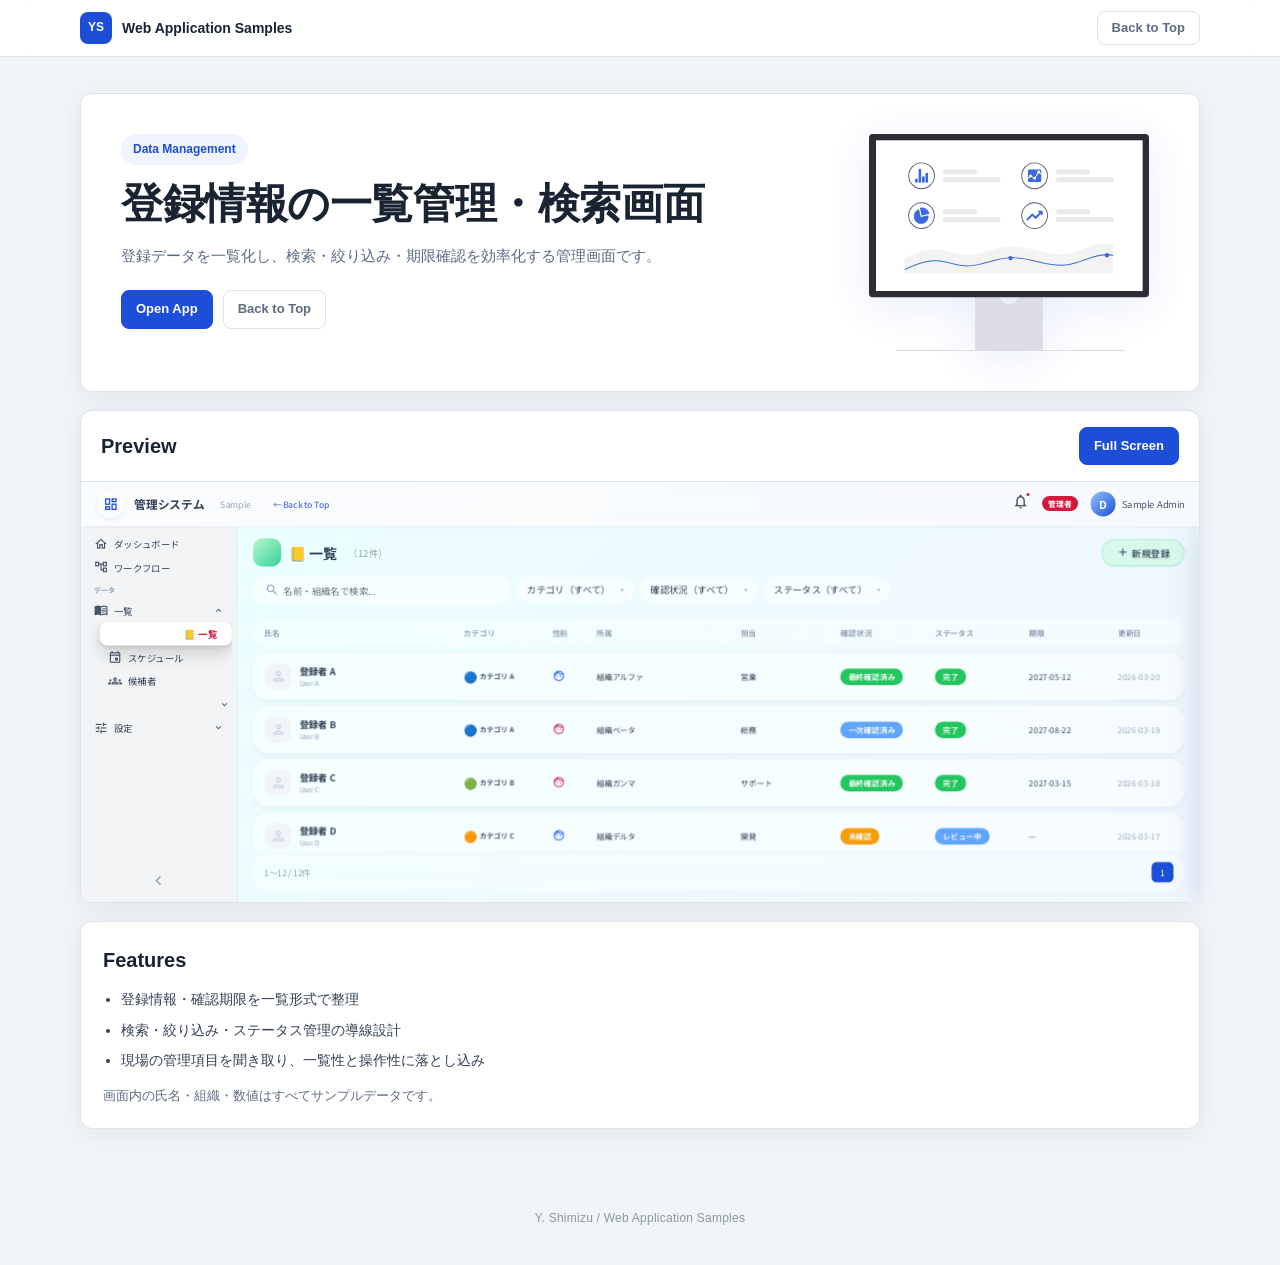
<file: demos/foreign_staff_database/index.html>
<!doctype html>
<html lang="ja">
  <head>
    <meta charset="UTF-8" />
    <meta name="viewport" content="width=device-width, initial-scale=1.0" />
    <title>Data Management | Web Application Samples</title>
    <link rel="stylesheet" href="../tokens.css" />
    <style>
      .shell { width: min(1120px, calc(100% - 32px)); margin: 0 auto; }
      main { padding: 36px 0 52px; }

      .hero,
      .panel,
      .preview-card {
        border: 1px solid var(--line);
        border-radius: var(--radius-lg);
        background: var(--paper);
        box-shadow: var(--shadow);
      }
      .hero {
        display: grid;
        grid-template-columns: minmax(0, 1fr) 300px;
        gap: 22px;
        padding: clamp(24px, 4vw, 40px);
      }
      .eyebrow {
        display: inline-flex;
        margin-bottom: 14px;
        padding: 6px 12px;
        border-radius: var(--radius-pill);
        background: var(--accent-soft);
        color: var(--accent);
        font-size: 12px;
        font-weight: 800;
      }
      h1 {
        max-width: 760px;
        font-size: clamp(26px, 4vw, 42px);
        line-height: 1.18;
        letter-spacing: -0.01em;
      }
      .lead {
        max-width: 680px;
        margin-top: 14px;
        color: var(--muted);
        font-size: 15px;
        line-height: 1.7;
      }
      .hero-actions {
        display: flex;
        flex-wrap: wrap;
        gap: 10px;
        margin-top: 22px;
      }
      .side {
        display: flex;
        align-items: center;
        justify-content: center;
      }
      .hero-illustration {
        width: 100%;
        max-width: 280px;
        height: auto;
        opacity: .85;
        filter: drop-shadow(0 8px 24px rgba(29,78,216,.12));
      }

      .preview-card {
        margin-top: 18px;
        overflow: hidden;
      }
      .preview-head {
        display: flex;
        align-items: center;
        justify-content: space-between;
        gap: 14px;
        padding: 16px 20px;
        border-bottom: 1px solid var(--line);
      }
      .preview-head h2 { font-size: 20px; }
      .preview-frame {
        height: 420px;
        overflow: hidden;
        background: var(--soft);
      }
      iframe {
        display: block;
        width: 128%;
        height: 128%;
        border: 0;
        transform: scale(0.782);
        transform-origin: left top;
      }

      .panel {
        margin-top: 18px;
        padding: 22px;
      }
      .panel h2 { font-size: 20px; }
      .panel ul {
        display: grid;
        gap: 8px;
        margin: 12px 0 0;
        padding-left: 18px;
        color: #344054;
        font-size: 14px;
      }
      .panel .note {
        margin-top: 14px;
        color: var(--muted);
        font-size: 13px;
      }

      .button {
        display: inline-flex;
        align-items: center;
        min-height: 38px;
        padding: 8px 14px;
        border: 1px solid var(--line);
        border-radius: var(--radius);
        background: #fff;
        color: var(--muted);
        font-size: 13px;
        font-weight: 700;
        text-decoration: none;
        transition: border-color 0.15s, color 0.15s, background 0.15s;
      }
      .button:hover { border-color: var(--accent); color: var(--accent); }
      .button.primary { border-color: var(--accent); background: var(--accent); color: #fff; }
      .button.primary:hover { background: var(--accent-hover); border-color: var(--accent-hover); }

      @media (max-width: 880px) {
        .hero { grid-template-columns: 1fr; }
        .preview-frame { height: 340px; }
      }
    </style>
  </head>
  <body>
    <nav class="g-nav">
      <div class="shell g-nav-inner">
        <a class="g-brand" href="../../">
          <span class="g-brand-mark">YS</span>
          <span>Web Application Samples</span>
        </a>
        <a class="g-back" href="../../">Back to Top</a>
      </div>
    </nav>
    <main>
      <div class="shell">
        <section class="hero">
          <div>
            <span class="eyebrow">Data Management</span>
            <h1>登録情報の一覧管理・検索画面</h1>
            <p class="lead">
              登録データを一覧化し、検索・絞り込み・期限確認を効率化する管理画面です。
            </p>
            <div class="hero-actions">
              <a class="button primary" href="app.html">Open App</a>
              <a class="button" href="../../">Back to Top</a>
            </div>
          </div>
          <aside class="side">
            <img class="hero-illustration" src="hero-illustration.svg" alt="Data management illustration" width="280" height="294">
          </aside>
        </section>

        <section class="preview-card">
          <div class="preview-head">
            <h2>Preview</h2>
            <a class="button primary" href="app.html">Full Screen</a>
          </div>
          <div class="preview-frame">
            <iframe src="app.html" title="Data management app preview"></iframe>
          </div>
        </section>

        <section class="panel">
          <h2>Features</h2>
          <ul>
            <li>登録情報・確認期限を一覧形式で整理</li>
            <li>検索・絞り込み・ステータス管理の導線設計</li>
            <li>現場の管理項目を聞き取り、一覧性と操作性に落とし込み</li>
          </ul>
          <p class="note">画面内の氏名・組織・数値はすべてサンプルデータです。</p>
        </section>
      </div>
    </main>
    <footer class="g-footer">Y. Shimizu / Web Application Samples</footer>
  </body>
</html>
</file>
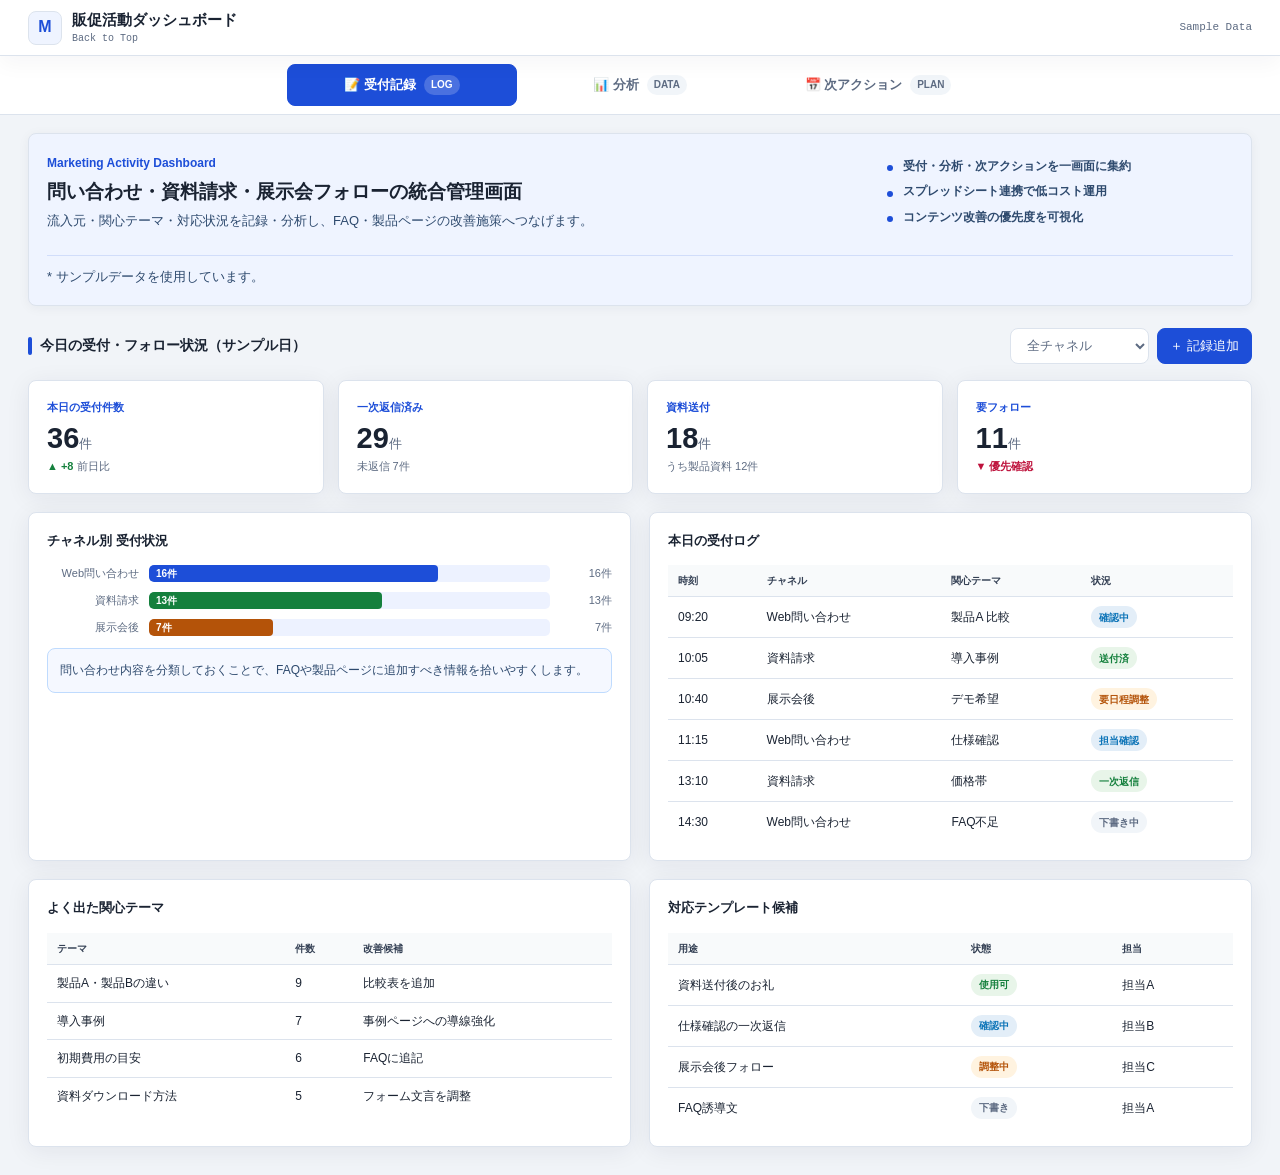
<file: demos/marketing_activity_dashboard/index.html>
<!doctype html>
<html lang="ja">
<head>
<meta charset="UTF-8">
<meta name="viewport" content="width=device-width, initial-scale=1.0">
<title>Marketing Dashboard | Web Application Samples</title>
<style>
:root{
  --ink:#1a2332;--muted:#5d6b82;--line:#dce3ed;--paper:#ffffff;
  --bg:#f1f4f8;--soft:#f8fafb;--teal:#1d4ed8;--green:#15803d;
  --blue:#1d4ed8;--amber:#b45309;--red:#be123c;--teal-soft:#eff4ff;
  --shadow:0 4px 24px rgba(23,32,51,.07);
  --shadow-soft:0 2px 12px rgba(23,32,51,.05);
}
*{box-sizing:border-box;margin:0;padding:0;}
body{
  min-height:100vh;background:var(--bg);color:var(--ink);
  font-family:-apple-system,BlinkMacSystemFont,"Hiragino Sans","Yu Gothic",Meiryo,sans-serif;
  line-height:1.55;
}
.top-header{
  position:sticky;top:0;z-index:30;height:56px;padding:0 28px;
  display:flex;align-items:center;justify-content:space-between;
  border-bottom:1px solid var(--line);background:rgba(255,255,255,.94);
  backdrop-filter:blur(14px);box-shadow:0 8px 22px rgba(16,24,40,.04);
}
.logo{display:flex;align-items:center;gap:10px;}
.logo-icon{
  width:34px;height:34px;border-radius:8px;display:grid;place-items:center;
  background:var(--teal-soft);border:1px solid var(--line);color:var(--teal);
  font-size:16px;font-weight:900;
}
.logo-text{font-size:15px;font-weight:900;color:var(--ink);}
.logo-sub{font-size:10px;color:var(--muted);font-family:Menlo,Consolas,monospace;}
.top-meta{font-size:11px;color:var(--muted);font-family:Menlo,Consolas,monospace;}
.tabs{
  position:sticky;top:56px;z-index:20;display:flex;justify-content:center;gap:8px;
  padding:8px 28px;background:#fff;border-bottom:1px solid var(--line);
}
.tab{
  flex:0 1 230px;min-height:42px;padding:9px 16px;border:1px solid transparent;
  border-radius:8px;display:flex;align-items:center;justify-content:center;gap:8px;
  color:var(--muted);font-size:13px;font-weight:900;cursor:pointer;transition:.15s;
}
.tab:hover{border-color:var(--line);background:var(--teal-soft);color:var(--teal);}
.tab.active{border-color:var(--teal);background:var(--teal);color:#fff;}
.badge{padding:2px 7px;border-radius:999px;background:#f1f5f9;color:var(--muted);font-size:10px;font-weight:900;}
.tab.active .badge{background:rgba(255,255,255,.2);color:#fff;}
.demo-note{
  display:grid;grid-template-columns:minmax(0,1fr) minmax(280px,.42fr);
  gap:16px;align-items:center;margin:18px 28px 0;padding:16px 18px;
  border:1px solid var(--line);border-radius:8px;background:var(--teal-soft);
  box-shadow:var(--shadow-soft);
}
.demo-note-label{display:inline-flex;margin-bottom:6px;color:var(--teal);font-size:12px;font-weight:900;}
.demo-note h1{font-size:19px;line-height:1.35;letter-spacing:0;}
.demo-note p{margin-top:6px;color:#2e4a6e;font-size:13px;line-height:1.75;}
.demo-note-list{display:grid;gap:7px;list-style:none;}
.demo-note-list li{position:relative;padding-left:16px;color:#2e4a6e;font-size:12px;font-weight:800;}
.demo-note-list li::before{content:"";position:absolute;left:0;top:.7em;width:6px;height:6px;border-radius:999px;background:var(--teal);}
.demo-caution{grid-column:1/-1;margin:0;padding-top:10px;border-top:1px solid rgba(29,78,216,.14);color:var(--muted);font-size:11px;}
.module{display:none;padding-bottom:28px;}
.module.active{display:block;}
.sec-header{display:flex;align-items:center;justify-content:space-between;gap:12px;padding:22px 28px 0;margin-bottom:16px;}
.sec-title{display:flex;align-items:center;gap:8px;font-size:14px;font-weight:900;}
.sec-title::before{content:"";width:4px;height:18px;border-radius:2px;background:var(--teal);}
.filter-row{display:flex;gap:8px;flex-wrap:wrap;}
.filter-select,.btn{
  min-height:36px;padding:7px 12px;border:1px solid var(--line);border-radius:8px;
  background:#fff;color:var(--muted);font:800 12px/1.2 inherit;cursor:pointer;
}
.btn.primary{border-color:var(--teal);background:var(--teal);color:#fff;}
.btn.amber{border-color:var(--amber);background:var(--amber);color:#fff;}
.pad{padding:0 28px;}
.grid2{display:grid;grid-template-columns:1fr 1fr;gap:18px;}
.grid3{display:grid;grid-template-columns:repeat(3,1fr);gap:18px;}
.grid4{display:grid;grid-template-columns:repeat(4,1fr);gap:14px;}
.card{
  background:#fff;border:1px solid var(--line);border-radius:8px;padding:18px;
  box-shadow:var(--shadow);
}
.card.wide{grid-column:1/-1;}
.card-title{display:flex;align-items:center;justify-content:space-between;gap:12px;margin-bottom:14px;font-size:13px;font-weight:900;}
.card-label{font-size:11px;font-weight:900;color:var(--teal);}
.kpi-val{margin-top:8px;font-size:29px;line-height:1;font-weight:900;}
.kpi-unit{font-size:13px;font-weight:500;color:var(--muted);}
.kpi-sub{margin-top:5px;font-size:11px;color:var(--muted);}
.delta-up{color:var(--green);font-weight:900;}
.delta-dn{color:var(--red);font-weight:900;}
.tbl{width:100%;border-collapse:collapse;font-size:12px;}
.tbl th{padding:8px 10px;background:var(--soft);color:#344054;font-size:10px;text-align:left;font-weight:900;border-bottom:1px solid var(--line);}
.tbl td{padding:9px 10px;border-bottom:1px solid var(--line);}
.tbl tr:last-child td{border-bottom:0;}
.pill{display:inline-flex;align-items:center;min-height:22px;padding:2px 8px;border-radius:999px;font-size:10px;font-weight:900;}
.pill.green{background:#e8f5e9;color:var(--green);}
.pill.blue{background:#e3eef8;color:#0b73b7;}
.pill.amber{background:#fff3e0;color:var(--amber);}
.pill.gray{background:#f1f5f9;color:var(--muted);}
.bar-row{display:flex;align-items:center;gap:10px;margin-bottom:10px;}
.bar-row:last-child{margin-bottom:0;}
.bar-lbl{width:92px;text-align:right;flex-shrink:0;color:var(--muted);font-size:11px;}
.bar-track{height:17px;flex:1;border-radius:5px;background:#edf2ff;overflow:hidden;}
.bar-fill{height:100%;display:flex;align-items:center;padding-left:7px;border-radius:4px;color:#fff;font-size:10px;font-weight:900;}
.bar-val{width:52px;text-align:right;color:var(--muted);font-size:11px;}
.mini-note{margin-top:12px;padding:12px;border-radius:8px;background:#f5f8ff;border:1px solid #bfdbfe;color:#2e4a6e;font-size:12px;}
.workflow{display:grid;grid-template-columns:repeat(5,1fr);gap:8px;}
.workflow li{
  list-style:none;min-height:92px;padding:12px;border:1px solid var(--line);border-radius:8px;background:#fff;
}
.workflow span{display:grid;width:24px;height:24px;place-items:center;border-radius:999px;background:var(--teal-soft);color:var(--teal);font-size:11px;font-weight:900;}
.workflow strong{display:block;margin-top:8px;font-size:13px;}
.workflow p{margin-top:4px;color:var(--muted);font-size:11px;}
.plan-list{display:grid;gap:10px;}
.plan-row{
  display:grid;grid-template-columns:110px 1fr 110px 90px;gap:12px;align-items:center;
  padding:12px 14px;border:1px solid var(--line);border-radius:8px;background:#fff;
}
.plan-title{font-weight:900;font-size:12px;}
.plan-sub{color:var(--muted);font-size:11px;}
.small{font-size:11px;color:var(--muted);}
@media(max-width:920px){
  .demo-note,.grid2,.grid3,.grid4,.workflow{grid-template-columns:1fr;}
  .plan-row{grid-template-columns:1fr;}
}
@media(max-width:680px){
  .top-header{height:auto;align-items:flex-start;flex-direction:column;padding:12px 18px;gap:8px;}
  .tabs{position:static;flex-direction:column;padding:8px 18px;}
  .demo-note,.sec-header,.pad{margin-left:18px;margin-right:18px;padding-left:0;padding-right:0;}
  .demo-note{padding:14px;}
}
</style>
</head>
<body>
<header class="top-header">
  <div class="logo">
    <div class="logo-icon">M</div>
    <div>
      <div class="logo-text">販促活動ダッシュボード</div>
      <div class="logo-sub"><a href="../../" style="color:inherit;text-decoration:none">Back to Top</a></div>
    </div>
  </div>
  <div class="top-meta">Sample Data</div>
</header>

<nav class="tabs">
  <div class="tab active" onclick="switchModule('record')">📝 受付記録 <span class="badge">LOG</span></div>
  <div class="tab" onclick="switchModule('analysis')">📊 分析 <span class="badge">DATA</span></div>
  <div class="tab" onclick="switchModule('plan')">📅 次アクション <span class="badge">PLAN</span></div>
</nav>

<section class="demo-note" aria-label="概要">
  <div>
    <span class="demo-note-label">Marketing Activity Dashboard</span>
    <h1>問い合わせ・資料請求・展示会フォローの統合管理画面</h1>
    <p>
      流入元・関心テーマ・対応状況を記録・分析し、FAQ・製品ページの改善施策へつなげます。
    </p>
  </div>
  <ul class="demo-note-list">
    <li>受付・分析・次アクションを一画面に集約</li>
    <li>スプレッドシート連携で低コスト運用</li>
    <li>コンテンツ改善の優先度を可視化</li>
  </ul>
  <p class="demo-caution">* サンプルデータを使用しています。</p>
</section>

<div id="mod-record" class="module active">
  <div class="sec-header">
    <div class="sec-title">今日の受付・フォロー状況（サンプル日）</div>
    <div class="filter-row">
      <select class="filter-select"><option>全チャネル</option><option>Web問い合わせ</option><option>資料請求</option><option>展示会</option></select>
      <button class="btn primary">＋ 記録追加</button>
    </div>
  </div>
  <div class="pad">
    <div class="grid4" style="margin-bottom:18px;">
      <div class="card">
        <div class="card-label">本日の受付件数</div>
        <div class="kpi-val">36<span class="kpi-unit">件</span></div>
        <div class="kpi-sub"><span class="delta-up">▲ +8</span> 前日比</div>
      </div>
      <div class="card">
        <div class="card-label">一次返信済み</div>
        <div class="kpi-val">29<span class="kpi-unit">件</span></div>
        <div class="kpi-sub">未返信 7件</div>
      </div>
      <div class="card">
        <div class="card-label">資料送付</div>
        <div class="kpi-val">18<span class="kpi-unit">件</span></div>
        <div class="kpi-sub">うち製品資料 12件</div>
      </div>
      <div class="card">
        <div class="card-label">要フォロー</div>
        <div class="kpi-val">11<span class="kpi-unit">件</span></div>
        <div class="kpi-sub"><span class="delta-dn">▼ 優先確認</span></div>
      </div>
    </div>

    <div class="grid2">
      <div class="card">
        <div class="card-title">チャネル別 受付状況</div>
        <div class="bar-row"><div class="bar-lbl">Web問い合わせ</div><div class="bar-track"><div class="bar-fill" style="width:72%;background:var(--teal);">16件</div></div><div class="bar-val">16件</div></div>
        <div class="bar-row"><div class="bar-lbl">資料請求</div><div class="bar-track"><div class="bar-fill" style="width:58%;background:var(--green);">13件</div></div><div class="bar-val">13件</div></div>
        <div class="bar-row"><div class="bar-lbl">展示会後</div><div class="bar-track"><div class="bar-fill" style="width:31%;background:var(--amber);">7件</div></div><div class="bar-val">7件</div></div>
        <div class="mini-note">問い合わせ内容を分類しておくことで、FAQや製品ページに追加すべき情報を拾いやすくします。</div>
      </div>

      <div class="card">
        <div class="card-title">本日の受付ログ</div>
        <table class="tbl">
          <thead><tr><th>時刻</th><th>チャネル</th><th>関心テーマ</th><th>状況</th></tr></thead>
          <tbody>
            <tr><td>09:20</td><td>Web問い合わせ</td><td>製品A 比較</td><td><span class="pill blue">確認中</span></td></tr>
            <tr><td>10:05</td><td>資料請求</td><td>導入事例</td><td><span class="pill green">送付済</span></td></tr>
            <tr><td>10:40</td><td>展示会後</td><td>デモ希望</td><td><span class="pill amber">要日程調整</span></td></tr>
            <tr><td>11:15</td><td>Web問い合わせ</td><td>仕様確認</td><td><span class="pill blue">担当確認</span></td></tr>
            <tr><td>13:10</td><td>資料請求</td><td>価格帯</td><td><span class="pill green">一次返信</span></td></tr>
            <tr><td>14:30</td><td>Web問い合わせ</td><td>FAQ不足</td><td><span class="pill gray">下書き中</span></td></tr>
          </tbody>
        </table>
      </div>

      <div class="card">
        <div class="card-title">よく出た関心テーマ</div>
        <table class="tbl">
          <thead><tr><th>テーマ</th><th>件数</th><th>改善候補</th></tr></thead>
          <tbody>
            <tr><td>製品A・製品Bの違い</td><td>9</td><td>比較表を追加</td></tr>
            <tr><td>導入事例</td><td>7</td><td>事例ページへの導線強化</td></tr>
            <tr><td>初期費用の目安</td><td>6</td><td>FAQに追記</td></tr>
            <tr><td>資料ダウンロード方法</td><td>5</td><td>フォーム文言を調整</td></tr>
          </tbody>
        </table>
      </div>

      <div class="card">
        <div class="card-title">対応テンプレート候補</div>
        <table class="tbl">
          <thead><tr><th>用途</th><th>状態</th><th>担当</th></tr></thead>
          <tbody>
            <tr><td>資料送付後のお礼</td><td><span class="pill green">使用可</span></td><td>担当A</td></tr>
            <tr><td>仕様確認の一次返信</td><td><span class="pill blue">確認中</span></td><td>担当B</td></tr>
            <tr><td>展示会後フォロー</td><td><span class="pill amber">調整中</span></td><td>担当C</td></tr>
            <tr><td>FAQ誘導文</td><td><span class="pill gray">下書き</span></td><td>担当A</td></tr>
          </tbody>
        </table>
      </div>
    </div>
  </div>
</div>

<div id="mod-analysis" class="module">
  <div class="sec-header">
    <div class="sec-title">販促施策の分析（サンプル月）</div>
    <div class="filter-row">
      <select class="filter-select"><option>今月</option><option>前月</option><option>四半期</option></select>
      <select class="filter-select"><option>全テーマ</option><option>製品A</option><option>導入事例</option><option>FAQ</option></select>
    </div>
  </div>
  <div class="pad">
    <div class="grid2">
      <div class="card wide">
        <div class="card-title">チャネル別 実績推移</div>
        <table class="tbl">
          <thead><tr><th>チャネル</th><th>今月</th><th>前月</th><th>対比</th><th>主な示唆</th></tr></thead>
          <tbody>
            <tr><td>Web問い合わせ</td><td>142件</td><td>118件</td><td class="delta-up">+20%</td><td>比較ページ経由が増加</td></tr>
            <tr><td>資料請求</td><td>96件</td><td>88件</td><td class="delta-up">+9%</td><td>導入事例からの流入が安定</td></tr>
            <tr><td>展示会後フォロー</td><td>54件</td><td>20件</td><td class="delta-up">+170%</td><td>会期後の対応集中</td></tr>
            <tr><td>FAQ閲覧後の問い合わせ</td><td>31件</td><td>42件</td><td class="delta-dn">-26%</td><td>FAQ改善で自己解決が増えた可能性</td></tr>
          </tbody>
        </table>
      </div>

      <div class="card">
        <div class="card-title">コンテンツ改善候補</div>
        <div class="bar-row"><div class="bar-lbl">比較表</div><div class="bar-track"><div class="bar-fill" style="width:82%;background:var(--teal);">高</div></div><div class="bar-val">18件</div></div>
        <div class="bar-row"><div class="bar-lbl">FAQ</div><div class="bar-track"><div class="bar-fill" style="width:68%;background:var(--green);">中高</div></div><div class="bar-val">15件</div></div>
        <div class="bar-row"><div class="bar-lbl">導入事例</div><div class="bar-track"><div class="bar-fill" style="width:54%;background:var(--blue);">中</div></div><div class="bar-val">12件</div></div>
        <div class="bar-row"><div class="bar-lbl">フォーム文言</div><div class="bar-track"><div class="bar-fill" style="width:36%;background:var(--amber);">確認</div></div><div class="bar-val">8件</div></div>
      </div>

      <div class="card">
        <div class="card-title">対応状況サマリー</div>
        <table class="tbl">
          <thead><tr><th>状態</th><th>件数</th><th>次の確認</th></tr></thead>
          <tbody>
            <tr><td><span class="pill green">完了</span></td><td>186</td><td>テンプレート反映</td></tr>
            <tr><td><span class="pill blue">確認中</span></td><td>44</td><td>担当部署へ確認</td></tr>
            <tr><td><span class="pill amber">要フォロー</span></td><td>21</td><td>日程候補を送付</td></tr>
            <tr><td><span class="pill gray">保留</span></td><td>9</td><td>情報不足の確認</td></tr>
          </tbody>
        </table>
      </div>
    </div>
  </div>
</div>

<div id="mod-plan" class="module">
  <div class="sec-header">
    <div class="sec-title">次アクション計画</div>
    <div class="filter-row">
      <button class="btn primary">＋ 改善タスク追加</button>
      <button class="btn amber">下書き出力</button>
    </div>
  </div>
  <div class="pad">
    <div class="grid2">
      <div class="card">
        <div class="card-title">販促改善の進め方</div>
        <ol class="workflow">
          <li><span>1</span><strong>受付</strong><p>問い合わせや資料請求を記録する。</p></li>
          <li><span>2</span><strong>分類</strong><p>関心テーマと流入元をそろえる。</p></li>
          <li><span>3</span><strong>分析</strong><p>よくある質問や不足情報を見る。</p></li>
          <li><span>4</span><strong>改善</strong><p>FAQ、資料、フォーム文言へ反映。</p></li>
          <li><span>5</span><strong>確認</strong><p>次月の問い合わせ傾向を見る。</p></li>
        </ol>
      </div>

      <div class="card">
        <div class="card-title">今週の改善タスク</div>
        <div class="plan-list">
          <div class="plan-row">
            <div><div class="plan-title">FAQ追記</div><div class="plan-sub">製品A比較</div></div>
            <div class="small">問い合わせが多い比較ポイントを3項目に整理。</div>
            <div><span class="pill blue">確認中</span></div>
            <div class="small">担当A</div>
          </div>
          <div class="plan-row">
            <div><div class="plan-title">資料導線</div><div class="plan-sub">導入事例</div></div>
            <div class="small">資料請求ボタンの位置と文言を見直す。</div>
            <div><span class="pill amber">下書き</span></div>
            <div class="small">担当B</div>
          </div>
          <div class="plan-row">
            <div><div class="plan-title">フォロー文</div><div class="plan-sub">展示会後</div></div>
            <div class="small">展示会後のお礼と日程調整メールを標準化。</div>
            <div><span class="pill green">使用可</span></div>
            <div class="small">担当C</div>
          </div>
          <div class="plan-row">
            <div><div class="plan-title">比較ページ</div><div class="plan-sub">製品A/B</div></div>
            <div class="small">問い合わせ前に確認できる表を作る。</div>
            <div><span class="pill gray">未着手</span></div>
            <div class="small">担当A</div>
          </div>
        </div>
      </div>

      <div class="card wide">
        <div class="card-title">改善メモ（サンプル）</div>
        <table class="tbl">
          <thead><tr><th>気づき</th><th>想定する反映先</th><th>効果確認</th></tr></thead>
          <tbody>
            <tr><td>製品比較の問い合わせが増えている</td><td>比較ページ・FAQ</td><td>同じ質問の件数推移を見る</td></tr>
            <tr><td>展示会後のフォローが担当者ごとに分かれやすい</td><td>メールテンプレート・管理表</td><td>一次返信までの日数を見る</td></tr>
            <tr><td>資料請求後の次アクションが見えづらい</td><td>管理画面・ステータス分類</td><td>要フォロー件数を見る</td></tr>
          </tbody>
        </table>
      </div>
    </div>
  </div>
</div>

<script>
function switchModule(id){
  document.querySelectorAll('.module').forEach(m=>m.classList.remove('active'));
  document.querySelectorAll('.tab').forEach(t=>t.classList.remove('active'));
  document.getElementById('mod-'+id).classList.add('active');
  event.currentTarget.classList.add('active');
}
</script>
</body>
</html>
</file>
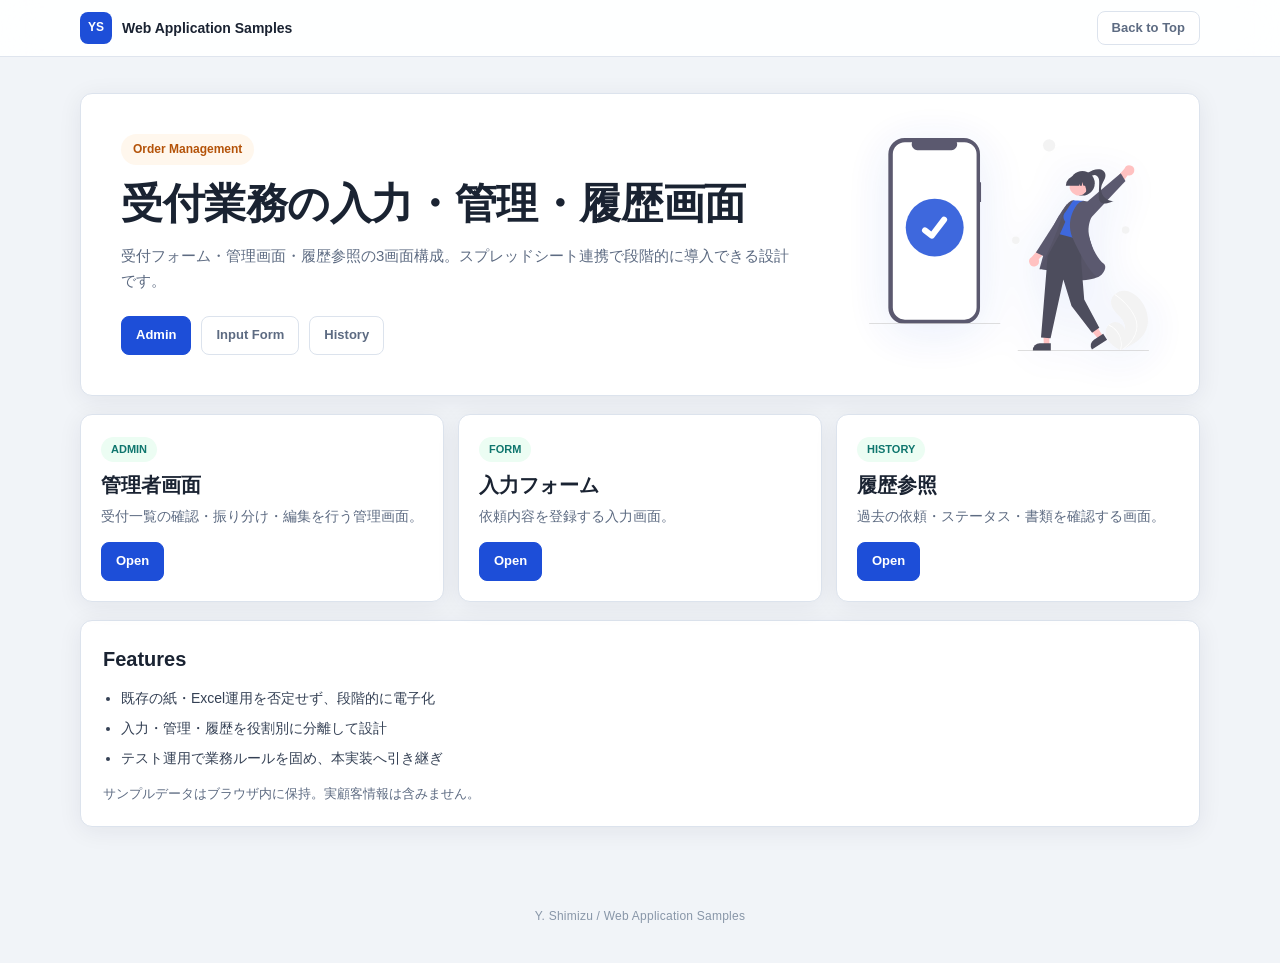
<file: demos/order_system/index.html>
<!doctype html>
<html lang="ja">
  <head>
    <meta charset="UTF-8" />
    <meta name="viewport" content="width=device-width, initial-scale=1.0" />
    <title>Order Management | Web Application Samples</title>
    <link rel="stylesheet" href="../tokens.css" />
    <style>
      .shell { width: min(1120px, calc(100% - 32px)); margin: 0 auto; }
      main { padding: 36px 0 52px; }

      .hero,
      .panel,
      .card {
        border: 1px solid var(--line);
        border-radius: var(--radius-lg);
        background: var(--paper);
        box-shadow: var(--shadow);
      }
      .hero {
        display: grid;
        grid-template-columns: minmax(0, 1fr) 300px;
        gap: 22px;
        padding: clamp(24px, 4vw, 40px);
      }
      .eyebrow {
        display: inline-flex;
        margin-bottom: 14px;
        padding: 6px 12px;
        border-radius: var(--radius-pill);
        background: var(--amber-soft);
        color: var(--amber);
        font-size: 12px;
        font-weight: 800;
      }
      h1 {
        max-width: 760px;
        font-size: clamp(26px, 4vw, 42px);
        line-height: 1.18;
        letter-spacing: -0.01em;
      }
      .lead {
        max-width: 680px;
        margin-top: 14px;
        color: var(--muted);
        font-size: 15px;
        line-height: 1.7;
      }
      .hero-actions {
        display: flex;
        flex-wrap: wrap;
        gap: 10px;
        margin-top: 22px;
      }
      .side {
        display: flex;
        align-items: center;
        justify-content: center;
      }
      .hero-illustration {
        width: 100%;
        max-width: 280px;
        height: auto;
        opacity: .85;
        filter: drop-shadow(0 8px 24px rgba(29,78,216,.12));
      }

      .grid {
        display: grid;
        grid-template-columns: repeat(3, minmax(0, 1fr));
        gap: 14px;
        margin-top: 18px;
      }
      .card {
        padding: 20px;
        transition: box-shadow 0.2s, transform 0.2s;
      }
      .card:hover {
        box-shadow: var(--shadow-hover);
        transform: translateY(-2px);
      }
      .tag {
        display: inline-flex;
        padding: 4px 10px;
        border-radius: var(--radius-pill);
        background: var(--teal-soft);
        color: var(--teal);
        font-size: 11px;
        font-weight: 800;
      }
      .card h2 { margin-top: 10px; font-size: 20px; line-height: 1.3; }
      .card p { margin-top: 8px; color: var(--muted); font-size: 13.5px; line-height: 1.6; }

      .panel {
        margin-top: 18px;
        padding: 22px;
      }
      .panel h2 { font-size: 20px; }
      .panel ul {
        display: grid;
        gap: 8px;
        margin: 12px 0 0;
        padding-left: 18px;
        color: #344054;
        font-size: 14px;
      }
      .panel .note {
        margin-top: 14px;
        color: var(--muted);
        font-size: 13px;
      }

      .button {
        display: inline-flex;
        align-items: center;
        min-height: 38px;
        padding: 8px 14px;
        border: 1px solid var(--line);
        border-radius: var(--radius);
        background: #fff;
        color: var(--muted);
        font-size: 13px;
        font-weight: 700;
        text-decoration: none;
        transition: border-color 0.15s, color 0.15s, background 0.15s;
      }
      .button:hover { border-color: var(--accent); color: var(--accent); }
      .button.primary { border-color: var(--accent); background: var(--accent); color: #fff; }
      .button.primary:hover { background: var(--accent-hover); border-color: var(--accent-hover); }

      @media (max-width: 880px) {
        .hero, .grid { grid-template-columns: 1fr; }
      }
    </style>
  </head>
  <body>
    <nav class="g-nav">
      <div class="shell g-nav-inner">
        <a class="g-brand" href="../../">
          <span class="g-brand-mark">YS</span>
          <span>Web Application Samples</span>
        </a>
        <a class="g-back" href="../../">Back to Top</a>
      </div>
    </nav>
    <main>
      <div class="shell">
        <section class="hero">
          <div>
            <span class="eyebrow">Order Management</span>
            <h1>受付業務の入力・管理・履歴画面</h1>
            <p class="lead">
              受付フォーム・管理画面・履歴参照の3画面構成。スプレッドシート連携で段階的に導入できる設計です。
            </p>
            <div class="hero-actions">
              <a class="button primary" href="05_admin.html">Admin</a>
              <a class="button" href="04_index.html">Input Form</a>
              <a class="button" href="06_history.html">History</a>
            </div>
          </div>
          <aside class="side">
            <img class="hero-illustration" src="hero-illustration.svg" alt="Data input illustration" width="280" height="294">
          </aside>
        </section>

        <section class="grid" aria-label="Screen list">
          <article class="card">
            <span class="tag">ADMIN</span>
            <h2>管理者画面</h2>
            <p>受付一覧の確認・振り分け・編集を行う管理画面。</p>
            <div style="margin-top:14px"><a class="button primary" href="05_admin.html">Open</a></div>
          </article>
          <article class="card">
            <span class="tag">FORM</span>
            <h2>入力フォーム</h2>
            <p>依頼内容を登録する入力画面。</p>
            <div style="margin-top:14px"><a class="button primary" href="04_index.html">Open</a></div>
          </article>
          <article class="card">
            <span class="tag">HISTORY</span>
            <h2>履歴参照</h2>
            <p>過去の依頼・ステータス・書類を確認する画面。</p>
            <div style="margin-top:14px"><a class="button primary" href="06_history.html">Open</a></div>
          </article>
        </section>

        <section class="panel">
          <h2>Features</h2>
          <ul>
            <li>既存の紙・Excel運用を否定せず、段階的に電子化</li>
            <li>入力・管理・履歴を役割別に分離して設計</li>
            <li>テスト運用で業務ルールを固め、本実装へ引き継ぎ</li>
          </ul>
          <p class="note">サンプルデータはブラウザ内に保持。実顧客情報は含みません。</p>
        </section>
      </div>
    </main>
    <footer class="g-footer">Y. Shimizu / Web Application Samples</footer>
  </body>
</html>
</file>
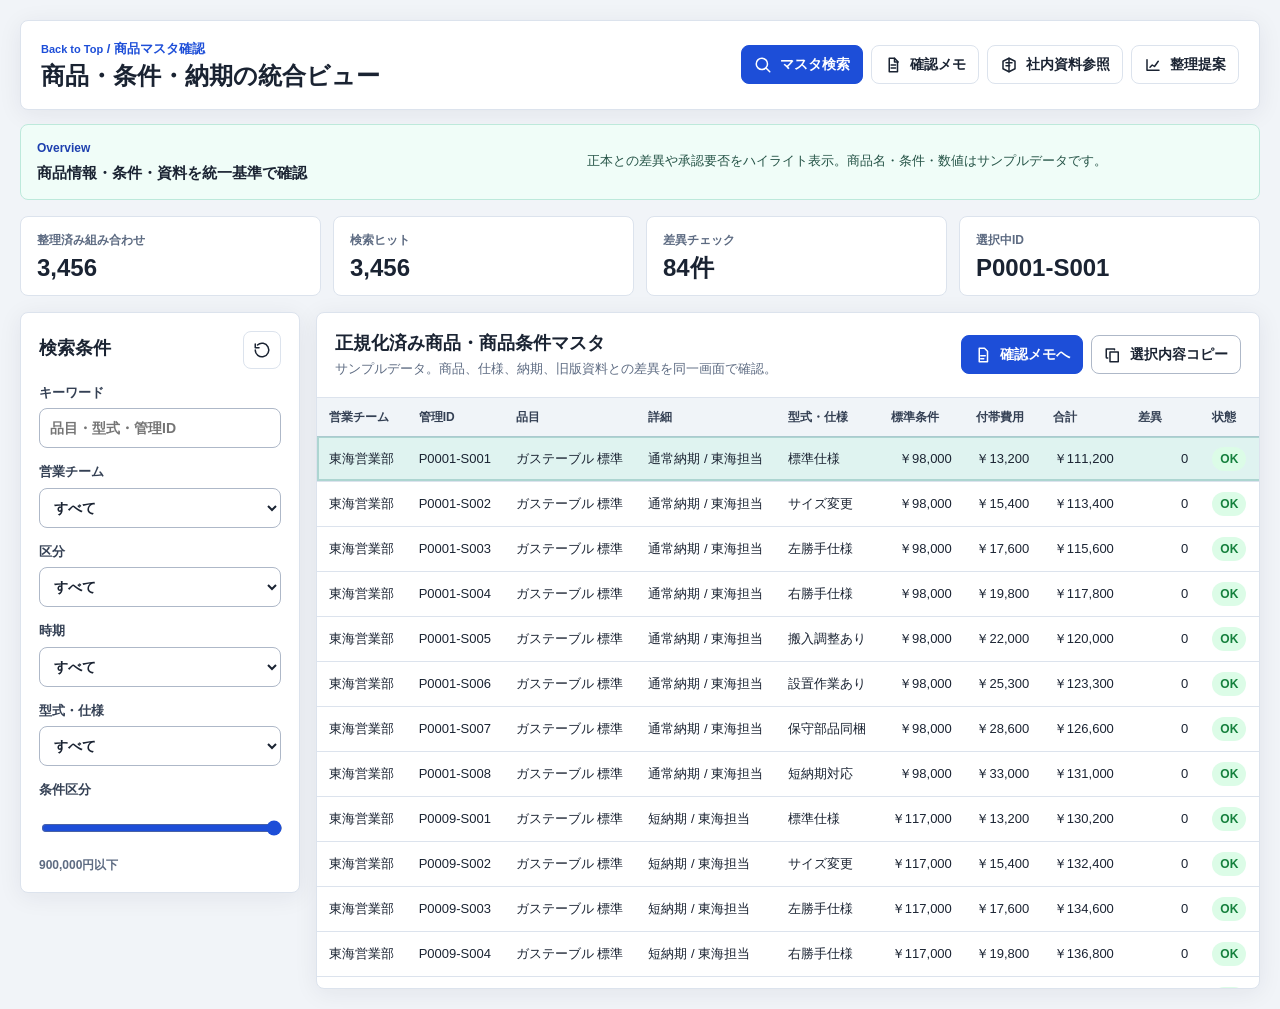
<file: demos/price_check/index.html>
<!doctype html>
<html lang="ja">
  <head>
    <meta charset="UTF-8" />
    <meta name="viewport" content="width=device-width, initial-scale=1.0" />
    <title>Product Master | Web Application Samples</title>
    <link rel="stylesheet" href="./styles.css" />
  </head>
  <body>
    <div class="app-shell">
      <header class="topbar">
        <div>
          <p class="app-name"><a href="../../" style="color:inherit;text-decoration:none;font-size:11px">Back to Top</a> / 商品マスタ確認</p>
          <h1>商品・条件・納期の統合ビュー</h1>
        </div>
        <div class="topbar-actions" aria-label="画面切替">
          <button class="nav-button is-active" data-view="search" type="button">
            <svg viewBox="0 0 24 24" aria-hidden="true"><path d="m21 21-4.35-4.35M10.5 18a7.5 7.5 0 1 1 0-15 7.5 7.5 0 0 1 0 15Z"/></svg>
            マスタ検索
          </button>
          <button class="nav-button" data-view="documents" type="button">
            <svg viewBox="0 0 24 24" aria-hidden="true"><path d="M7 3h7l4 4v14H7V3Z"/><path d="M14 3v5h5M9.5 12h6M9.5 16h6"/></svg>
            確認メモ
          </button>
          <button class="nav-button" data-view="rag" type="button">
            <svg viewBox="0 0 24 24" aria-hidden="true"><path d="M12 3 4 7v10l8 4 8-4V7l-8-4Z"/><path d="M8 9h8M8 13h5M12 3v18"/></svg>
            社内資料参照
          </button>
          <button class="nav-button" data-view="story" type="button">
            <svg viewBox="0 0 24 24" aria-hidden="true"><path d="M4 19V5M4 19h16M8 15l3-3 3 2 5-7"/></svg>
            整理提案
          </button>
        </div>
      </header>

      <main>
        <section class="presentation-note" aria-label="概要">
          <div>
            <span>Overview</span>
            <strong>商品情報・条件・資料を統一基準で確認</strong>
          </div>
          <p>正本との差異や承認要否をハイライト表示。商品名・条件・数値はサンプルデータです。</p>
        </section>

        <section class="summary-strip" aria-label="商品情報サマリー">
          <div class="metric">
            <span>整理済み組み合わせ</span>
            <strong id="metricTotal">0</strong>
          </div>
          <div class="metric">
            <span>検索ヒット</span>
            <strong id="metricMatches">0</strong>
          </div>
          <div class="metric">
            <span>差異チェック</span>
            <strong id="metricIssues">0</strong>
          </div>
          <div class="metric">
            <span>選択中ID</span>
            <strong id="metricSelected">未選択</strong>
          </div>
        </section>

        <section class="view is-visible" id="view-search">
          <div class="workspace-grid">
            <aside class="filter-panel">
              <div class="panel-title">
                <h2>検索条件</h2>
                <button class="icon-button" id="resetFilters" type="button" aria-label="条件を初期化">
                  <svg viewBox="0 0 24 24" aria-hidden="true"><path d="M3 12a9 9 0 1 0 3-6.7M3 4v5h5"/></svg>
                </button>
              </div>
              <label>
                キーワード
                <input id="keywordInput" type="search" placeholder="品目・型式・管理ID" />
              </label>
              <label>
                営業チーム
                <select id="facilityFilter"></select>
              </label>
              <label>
                区分
                <select id="customerFilter"></select>
              </label>
              <label>
                時期
                <select id="seasonFilter"></select>
              </label>
              <label>
                型式・仕様
                <select id="mealFilter"></select>
              </label>
              <label>
                条件区分
                <input id="priceRange" type="range" min="50000" max="900000" step="10000" value="900000" />
                <span class="range-value" id="priceRangeLabel">900,000円以下</span>
              </label>
            </aside>

            <section class="table-panel">
              <div class="section-heading">
                <div>
                  <h2>正規化済み商品・商品条件マスタ</h2>
                  <p>サンプルデータ。商品、仕様、納期、旧版資料との差異を同一画面で確認。</p>
                </div>
                <div class="toolbar">
                  <button class="action-button" id="quoteFromSelected" type="button">
                    <svg viewBox="0 0 24 24" aria-hidden="true"><path d="M7 3h7l4 4v14H7V3Z"/><path d="M9 13h6M9 17h4"/></svg>
                    確認メモへ
                  </button>
                  <button class="action-button secondary" id="copySelected" type="button">
                    <svg viewBox="0 0 24 24" aria-hidden="true"><path d="M8 8h11v13H8V8Z"/><path d="M5 16H4a1 1 0 0 1-1-1V4h11v1"/></svg>
                    選択内容コピー
                  </button>
                </div>
              </div>
              <div class="table-wrap">
                <table>
                  <thead>
                    <tr>
                      <th>営業チーム</th>
                      <th>管理ID</th>
                      <th>品目</th>
                      <th>詳細</th>
                      <th>型式・仕様</th>
                      <th>標準条件</th>
                      <th>付帯費用</th>
                      <th>合計</th>
                      <th>差異</th>
                      <th>状態</th>
                    </tr>
                  </thead>
                  <tbody id="priceTableBody"></tbody>
                </table>
              </div>
            </section>
          </div>
        </section>

        <section class="view" id="view-documents">
          <div class="document-grid">
            <section class="form-panel">
              <div class="section-heading compact">
                <h2>確認メモ条件</h2>
                <button class="icon-button" id="generateDocument" type="button" aria-label="確認メモを更新">
                  <svg viewBox="0 0 24 24" aria-hidden="true"><path d="m13 2-1 7h7l-8 13 1-8H5l8-12Z"/></svg>
                </button>
              </div>
              <div class="segmented" role="group" aria-label="確認種別">
                <button class="segment is-active" data-doc-type="quote" type="button">提案確認</button>
                <button class="segment" data-doc-type="order" type="button">入力受付確認</button>
                <button class="segment" data-doc-type="delivery" type="button">公開前確認</button>
                <button class="segment" data-doc-type="invoice" type="button">最終確認</button>
              </div>
              <label>
                宛先
                <input id="customerName" type="text" value="サンプル製作所株式会社" />
              </label>
              <label>
                数量
                <input id="quantityInput" type="number" min="1" max="120" value="12" />
              </label>
              <label>
                担当部署
                <input id="ownerInput" type="text" value="営業企画部" />
              </label>
              <label>
                備考
                <textarea id="noteInput" rows="5">条件は承認済みマスタを参照。実条件・実顧客情報は含まないサンプルです。</textarea>
              </label>
              <div class="source-box">
                <h3>参照する社内資料</h3>
                <div id="documentSources"></div>
              </div>
            </section>

            <section class="preview-panel">
              <div class="section-heading">
                <div>
                  <h2 id="documentTitle">提案確認メモ</h2>
                  <p id="documentLead">選択中の商品行と社内ルールを参照して確認項目を整理。</p>
                </div>
                <div class="toolbar">
                  <button class="action-button secondary" id="printSample" type="button">
                    <svg viewBox="0 0 24 24" aria-hidden="true"><path d="M6 9V3h12v6M6 18H4V9h16v9h-2M7 14h10v7H7v-7Z"/></svg>
                    表示確認
                  </button>
                  <button class="action-button" id="copyDocument" type="button">
                    <svg viewBox="0 0 24 24" aria-hidden="true"><path d="M8 8h11v13H8V8Z"/><path d="M5 16H4a1 1 0 0 1-1-1V4h11v1"/></svg>
                    コピー
                  </button>
                </div>
              </div>
              <article class="document-preview" id="documentPreview"></article>
            </section>
          </div>
        </section>

        <section class="view" id="view-rag">
          <div class="rag-grid">
            <section class="form-panel">
              <div class="section-heading compact">
                <h2>社内資料参照</h2>
              </div>
              <label>
                確認したい内容
                <textarea id="ragQuery" rows="8">提案や公開前確認で、商品条件マスタと旧版資料に差異がある場合はどう扱う？</textarea>
              </label>
              <button class="action-button full" id="runRag" type="button">
                <svg viewBox="0 0 24 24" aria-hidden="true"><path d="M12 3 4 7v10l8 4 8-4V7l-8-4Z"/><path d="M8 9h8M8 13h5"/></svg>
                根拠付き下書きを作成
              </button>
            </section>
            <section class="preview-panel">
              <div class="section-heading">
                <div>
                  <h2>回答下書き</h2>
                  <p>社内規定・改定履歴・資料ルールを参照した想定のサンプル。</p>
                </div>
              </div>
              <div id="ragAnswer" class="rag-answer"></div>
            </section>
          </div>
        </section>

        <section class="view" id="view-story">
          <div class="story-layout">
            <section class="story-main">
              <h2>課題解決のプロセス</h2>
              <div class="timeline">
                <div>
                  <span>Before</span>
                  <p>チームごとに、商品情報、旧版資料、入力受付、公開・最終確認の探し方が異なっていた。</p>
                </div>
                <div>
                  <span>Action</span>
                  <p>商品、仕様、条件、納期、確認項目を分け、複雑な組み合わせを検索・照合できる形に整理した。</p>
                </div>
                <div>
                  <span>After</span>
                  <p>営業・運用が同じ基準で提案、入力受付、公開・最終確認を進められる土台を整えた。</p>
                </div>
              </div>
            </section>
            <aside class="story-side">
              <h3>設計のポイント</h3>
              <ul>
                <li>複雑な商品条件を正本、条件、差異、資料確認へ分解</li>
                <li>営業・運用双方が参照しやすい閲覧用マスタを作成</li>
                <li>旧版資料との差異確認を組み込み、運用リスクを低減</li>
                <li>確認メモと人の最終判断を分け、確認漏れを減らす提案へ展開</li>
              </ul>
            </aside>
          </div>
        </section>
      </main>

      <div class="toast" id="toast" role="status" aria-live="polite"></div>
    </div>

    <script src="./app.js"></script>
  </body>
</html>
</file>
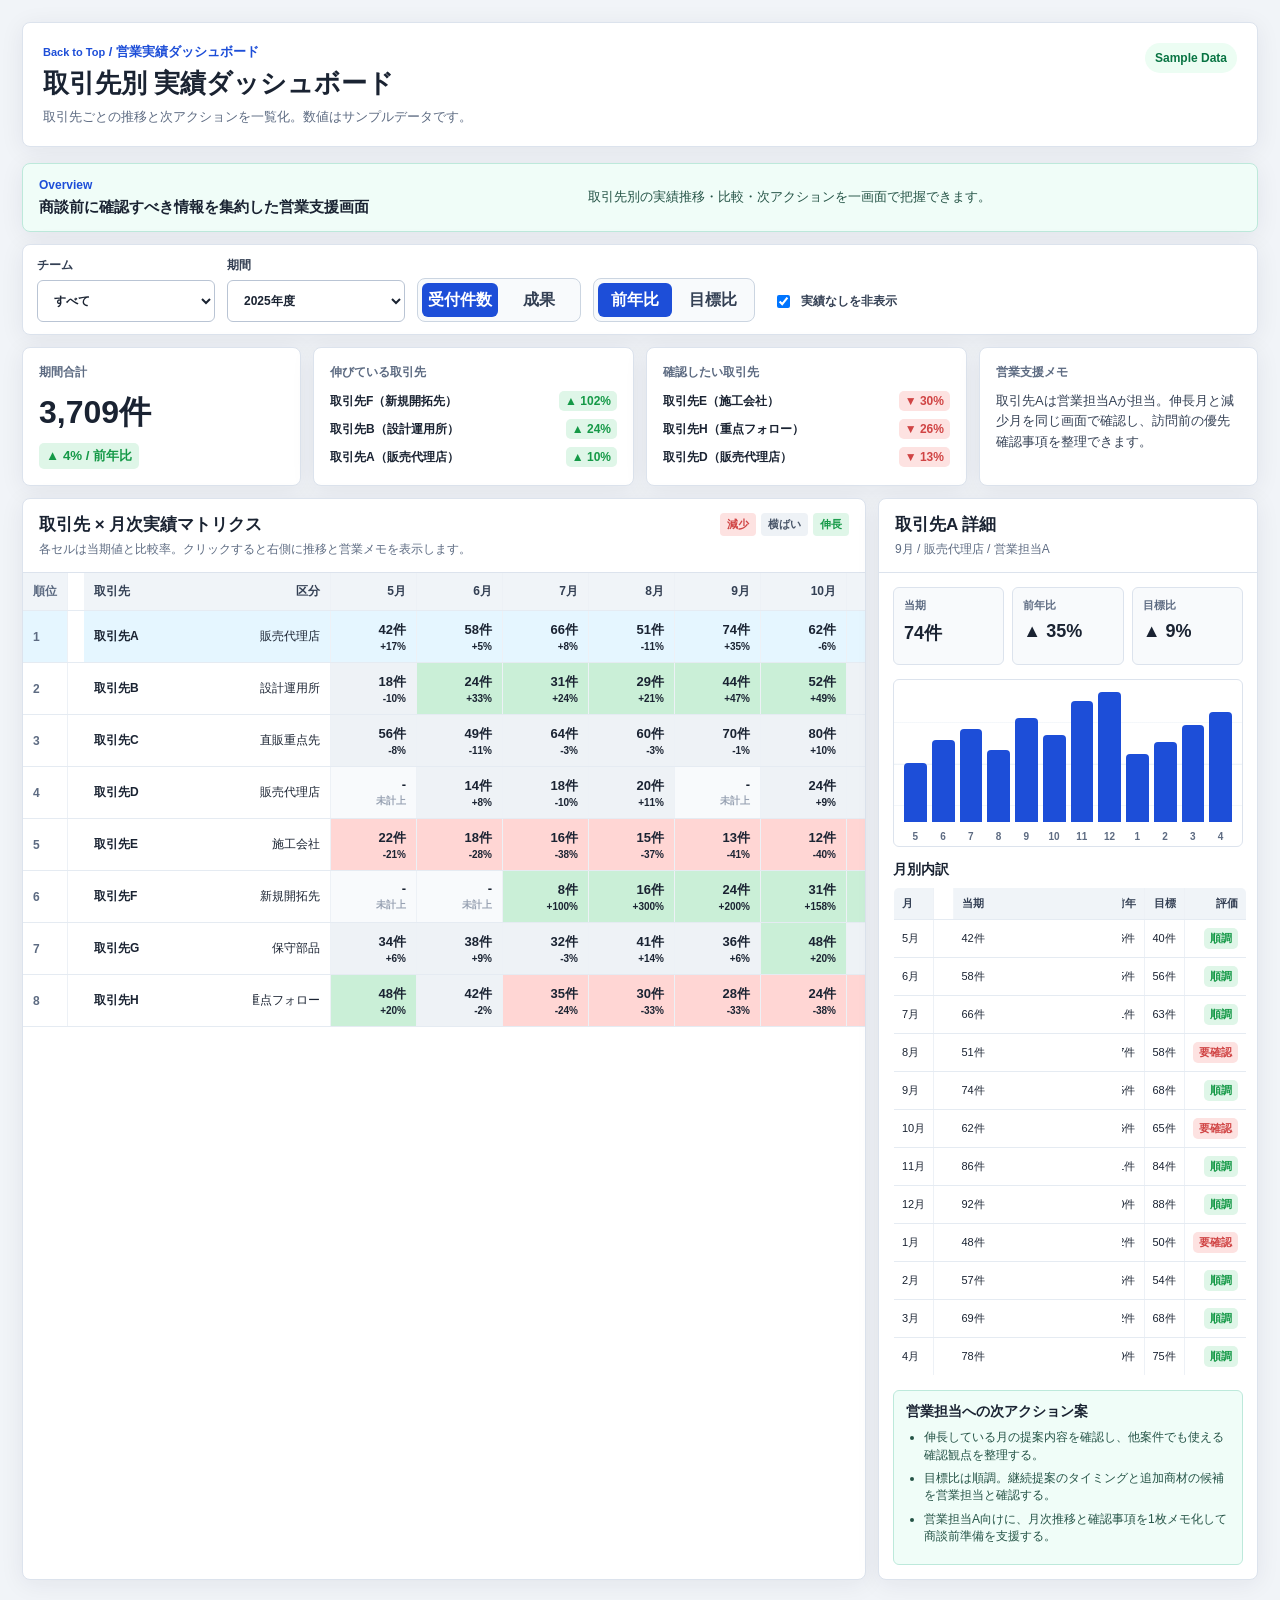
<file: demos/sales_support_dashboard/index.html>
<!doctype html>
<html lang="ja">
  <head>
    <meta charset="UTF-8" />
    <meta name="viewport" content="width=device-width, initial-scale=1.0" />
    <title>Sales Dashboard | Web Application Samples</title>
    <link rel="stylesheet" href="./styles.css" />
  </head>
  <body>
    <main class="app-shell">
      <header class="topbar">
        <div>
          <p class="app-name"><a href="../../" style="color:inherit;text-decoration:none;font-size:11px">Back to Top</a> / 営業実績ダッシュボード</p>
          <h1>取引先別 実績ダッシュボード</h1>
          <p>取引先ごとの推移と次アクションを一覧化。数値はサンプルデータです。</p>
        </div>
        <span class="data-note">Sample Data</span>
      </header>

      <section class="presentation-note" aria-label="概要">
        <div>
          <span>Overview</span>
          <strong>商談前に確認すべき情報を集約した営業支援画面</strong>
        </div>
        <p>取引先別の実績推移・比較・次アクションを一画面で把握できます。</p>
      </section>

      <section class="filter-bar" aria-label="表示条件">
        <label>
          チーム
          <select id="officeFilter">
            <option value="all">すべて</option>
            <option value="toyohashi">販促整理サンプル</option>
            <option value="tokai">東海エリア</option>
            <option value="west">西日本エリア</option>
          </select>
        </label>
        <label>
          期間
          <select id="periodFilter">
            <option value="fy2025">2025年度</option>
            <option value="last12">直近12か月</option>
          </select>
        </label>
        <div class="segmented" aria-label="指標切替">
          <button class="segment is-active" data-metric="orders" type="button">受付件数</button>
          <button class="segment" data-metric="sales" type="button">成果</button>
        </div>
        <div class="segmented" aria-label="比較切替">
          <button class="segment is-active" data-compare="previous" type="button">前年比</button>
          <button class="segment" data-compare="target" type="button">目標比</button>
        </div>
        <label class="check-label">
          <input id="hideInactive" type="checkbox" checked />
          実績なしを非表示
        </label>
      </section>

      <section class="summary-grid" aria-label="実績サマリー">
        <article class="summary-card">
          <span>期間合計</span>
          <strong id="totalMetric">0</strong>
          <small id="totalCompare"></small>
        </article>
        <article class="summary-card">
          <span>伸びている取引先</span>
          <div id="growthList"></div>
        </article>
        <article class="summary-card">
          <span>確認したい取引先</span>
          <div id="riskList"></div>
        </article>
        <article class="summary-card">
          <span>営業支援メモ</span>
          <p id="supportMemo"></p>
        </article>
      </section>

      <section class="workspace">
        <section class="matrix-panel">
          <div class="section-head">
            <div>
              <h2>取引先 × 月次実績マトリクス</h2>
              <p>各セルは当期値と比較率。クリックすると右側に推移と営業メモを表示します。</p>
            </div>
            <div class="legend" aria-label="色の凡例">
              <span class="legend-bad">減少</span>
              <span class="legend-flat">横ばい</span>
              <span class="legend-good">伸長</span>
            </div>
          </div>
          <div class="table-wrap">
            <table>
              <thead id="matrixHead"></thead>
              <tbody id="matrixBody"></tbody>
            </table>
          </div>
        </section>

        <aside class="detail-panel">
          <div class="section-head compact">
            <div>
              <h2 id="detailTitle">取引先詳細</h2>
              <p id="detailSubtitle">月次セルを選択してください。</p>
            </div>
          </div>
          <div class="metric-cards">
            <div>
              <span>当期</span>
              <strong id="currentValue">-</strong>
            </div>
            <div>
              <span>前年比</span>
              <strong id="previousRate">-</strong>
            </div>
            <div>
              <span>目標比</span>
              <strong id="targetRate">-</strong>
            </div>
          </div>
          <div class="chart" id="trendChart" aria-label="3年推移グラフ"></div>
          <div class="monthly-table">
            <h3>月別内訳</h3>
            <table>
              <thead>
                <tr>
                  <th>月</th>
                  <th>当期</th>
                  <th>前年</th>
                  <th>目標</th>
                  <th>評価</th>
                </tr>
              </thead>
              <tbody id="detailRows"></tbody>
            </table>
          </div>
          <div class="action-box">
            <h3>営業担当への次アクション案</h3>
            <ul id="actionList"></ul>
          </div>
        </aside>
      </section>
    </main>

    <script src="./app.js"></script>
  </body>
</html>
</file>
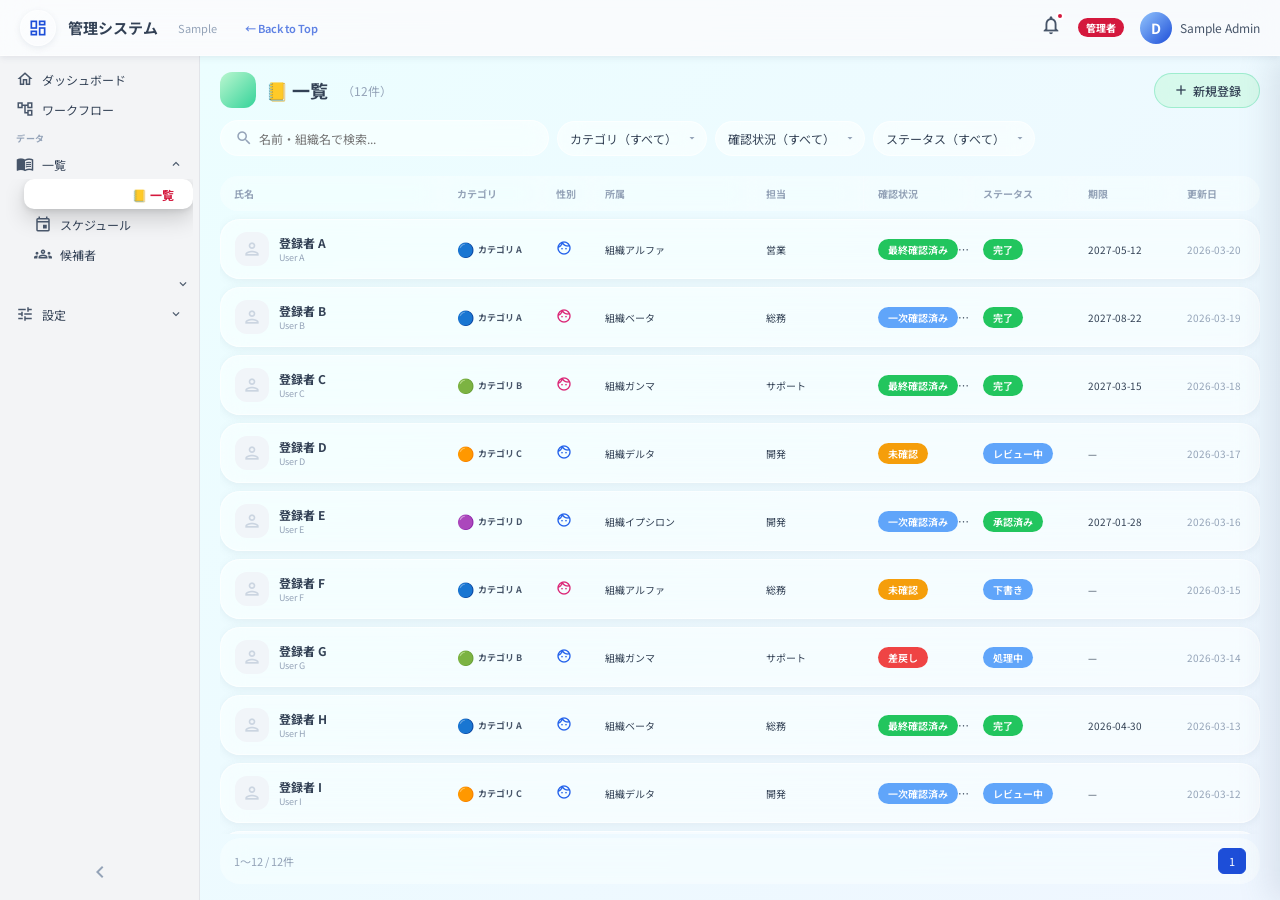
<file: demos/foreign_staff_database/app.html>
<!DOCTYPE html>
<html lang="ja">
<head>
<meta charset="UTF-8">
<meta name="viewport" content="width=device-width, initial-scale=1.0">
<title>管理システム — Sample</title>
<link rel="preconnect" href="https://fonts.googleapis.com">
<link rel="preconnect" href="https://fonts.gstatic.com" crossorigin>
<link href="https://fonts.googleapis.com/css2?family=Noto+Sans+JP:wght@400;500;700&display=swap" rel="stylesheet">
<link href="https://fonts.googleapis.com/icon?family=Material+Icons+Outlined" rel="stylesheet">
<style>
/* ── Reset & Base ── */
*,*::before,*::after{box-sizing:border-box;margin:0;padding:0}
html,body{height:100%;overflow:hidden}
body{font-family:'Noto Sans JP',system-ui,-apple-system,sans-serif;background:#F0F5FA;color:#334155}

/* ── Design Tokens ── */
:root{
  --bg:#F0F5FA;--bg2:#E6EEF8;
  --fg:#334155;--fg2:#475569;--muted:#94A3B8;
  --primary:#1d4ed8;--destructive:#D4183D;
  --surface-glass:rgba(255,255,255,0.65);--surface-glass-strong:rgba(255,255,255,0.85);
  --surface-elevated:#FFFFFF;--border:rgba(255,255,255,0.5);
  --border-solid:#E2E4E9;--input:#E2E8F0;
  --shadow-low:0 2px 6px rgba(100,116,139,0.12);
  --shadow-med:0 6px 12px rgba(100,116,139,0.18);
  --radius-sm:10px;--radius:16px;--radius-lg:24px;--radius-pill:9999px;
  --sidebar-w:200px;--sidebar-collapsed:52px;--header-h:56px;
  --accent-admin:#D4183D;
  --cyan1:#ECFEFF;--cyan2:#EFF6FF;
  --green1:#BBF7D0;--green2:#34D399;
}

/* ── Layout ── */
.app{display:flex;flex-direction:column;height:100vh;background:linear-gradient(135deg,var(--bg),var(--bg2))}

/* ── Header ── */
.header{
  height:var(--header-h);display:flex;align-items:center;justify-content:space-between;
  padding:0 20px;
  background:var(--surface-glass);backdrop-filter:blur(16px);-webkit-backdrop-filter:blur(16px);
  border-bottom:1px solid var(--border);
  box-shadow:var(--shadow-low);z-index:100;flex-shrink:0;
}
.header-left{display:flex;align-items:center;gap:12px}
.header-logo{
  width:36px;height:36px;border-radius:var(--radius-pill);
  background:linear-gradient(135deg,rgba(255,255,255,0.4),rgba(255,255,255,0.1));
  border:1px solid var(--border);display:flex;align-items:center;justify-content:center;
  box-shadow:var(--shadow-low);
}
.header-logo .material-icons-outlined{font-size:20px;color:var(--primary)}
.header-title{font-size:15px;font-weight:700;color:var(--fg)}
.header-subtitle{font-size:11px;color:var(--muted);margin-left:8px}
.header-right{display:flex;align-items:center;gap:16px}
.header-user{display:flex;align-items:center;gap:8px;font-size:12px;color:var(--fg2)}
.header-avatar{
  width:32px;height:32px;border-radius:var(--radius-pill);
  background:linear-gradient(135deg,#93c5fd,#1d4ed8);
  display:flex;align-items:center;justify-content:center;
  color:#fff;font-size:14px;font-weight:700;
}
.header-bell{position:relative;cursor:pointer}
.header-bell .material-icons-outlined{font-size:22px;color:var(--fg2)}
.header-bell-dot{
  position:absolute;top:-2px;right:-2px;width:8px;height:8px;
  background:var(--destructive);border-radius:50%;border:2px solid #fff;
}
.role-badge{
  font-size:10px;font-weight:700;color:#fff;
  background:var(--accent-admin);padding:2px 8px;border-radius:var(--radius-pill);
}

/* ── Body (sidebar + main) ── */
.body{display:flex;flex:1;overflow:hidden}

/* ── Sidebar ── */
.sidebar{
  width:var(--sidebar-w);flex-shrink:0;
  background:#F3F4F6;border-right:1px solid var(--border-solid);
  display:flex;flex-direction:column;overflow-y:auto;
  transition:width 200ms ease;padding:8px 6px;
}
.sidebar.collapsed{width:var(--sidebar-collapsed)}
.sidebar.collapsed .nav-label,.sidebar.collapsed .nav-menu-arrow,.sidebar.collapsed .nav-children{display:none}
.sidebar.collapsed .nav-item{justify-content:center;padding:6px 0}
.sidebar.collapsed .nav-menu-header{justify-content:center;padding:6px 0}

.nav-section{margin-bottom:4px}
.nav-section-title{font-size:9px;font-weight:700;color:var(--muted);text-transform:uppercase;letter-spacing:0.5px;padding:8px 10px 4px}

.nav-item,.nav-menu-header{
  display:flex;align-items:center;gap:8px;
  padding:6px 10px;border-radius:var(--radius-sm);
  cursor:pointer;font-size:12px;color:var(--fg);
  transition:all 180ms ease;user-select:none;
}
.nav-item:hover,.nav-menu-header:hover{background:#E9ECF1}
.nav-item.active{
  background:#fff;font-weight:700;
  box-shadow:0 10px 22px rgba(0,0,0,0.16),0 2px 6px rgba(0,0,0,0.1);
  color:var(--accent-admin);
}
.nav-item.active .material-icons-outlined{color:var(--accent-admin)}
.nav-item .material-icons-outlined,.nav-menu-header .material-icons-outlined{font-size:18px;color:var(--fg2)}
.nav-label{white-space:nowrap;overflow:hidden;text-overflow:ellipsis}
.nav-menu-arrow{margin-left:auto;font-size:14px!important;color:var(--muted);transition:transform 200ms}
.nav-menu.open .nav-menu-arrow{transform:rotate(180deg)}
.nav-children{padding-left:18px;overflow:hidden;max-height:0;transition:max-height 250ms ease}
.nav-menu.open .nav-children{max-height:300px}

.sidebar-toggle{
  margin-top:auto;padding:8px;display:flex;align-items:center;justify-content:center;
  cursor:pointer;color:var(--muted);border-radius:var(--radius-sm);
}
.sidebar-toggle:hover{background:#E9ECF1}

/* ── Main Content ── */
.main{flex:1;overflow:auto;display:flex;flex-direction:column}
.main-bg{
  flex:1;padding:16px 20px;
  background:linear-gradient(135deg,var(--cyan1),var(--cyan2));
  min-height:0;display:flex;flex-direction:column;
}

/* ── Page Header ── */
.page-header{display:flex;align-items:center;justify-content:space-between;margin-bottom:12px;flex-shrink:0}
.page-title-area{display:flex;align-items:center;gap:10px}
.page-icon{
  width:36px;height:36px;border-radius:12px;
  background:linear-gradient(135deg,var(--green1),var(--green2));
  display:flex;align-items:center;justify-content:center;
}
.page-icon .material-icons-outlined{font-size:20px;color:#fff}
.page-title{font-size:18px;font-weight:700;color:var(--fg)}
.page-count{font-size:12px;color:var(--muted);margin-left:4px}

/* ── Filter Bar ── */
.filter-bar{
  display:flex;align-items:center;gap:8px;margin-bottom:12px;flex-shrink:0;flex-wrap:wrap;
}
.search-box{
  display:flex;align-items:center;gap:6px;
  background:rgba(255,255,255,0.6);border:1px solid rgba(255,255,255,0.6);
  backdrop-filter:blur(12px) saturate(160%);-webkit-backdrop-filter:blur(12px) saturate(160%);
  border-radius:20px;padding:8px 14px;min-width:240px;
}
.search-box input{border:none;outline:none;font-size:12px;font-family:inherit;background:transparent;flex:1;color:var(--fg)}
.search-box .material-icons-outlined{font-size:18px;color:var(--muted)}
.filter-select{
  font-size:12px;font-family:inherit;padding:8px 28px 8px 12px;
  border:1px solid rgba(255,255,255,0.6);border-radius:20px;
  background:rgba(255,255,255,0.6);color:var(--fg);cursor:pointer;
  backdrop-filter:blur(12px) saturate(160%);-webkit-backdrop-filter:blur(12px) saturate(160%);
  appearance:none;background-image:url("data:image/svg+xml,%3Csvg xmlns='http://www.w3.org/2000/svg' width='12' height='12' viewBox='0 0 24 24'%3E%3Cpath fill='%2394A3B8' d='M7 10l5 5 5-5z'/%3E%3C/svg%3E");
  background-repeat:no-repeat;background-position:right 8px center;
}
.btn-create{
  display:flex;align-items:center;gap:4px;
  padding:8px 18px;border-radius:var(--radius-pill);border:1px solid rgba(52,211,153,0.35);
  background:rgba(187,247,208,0.4);color:var(--fg);font-size:12px;font-weight:500;
  cursor:pointer;transition:all 180ms;font-family:inherit;
  backdrop-filter:blur(12px) saturate(160%);-webkit-backdrop-filter:blur(12px) saturate(160%);
}
.btn-create:hover{background:rgba(187,247,208,0.7)}

/* ── Data Grid ── */
.grid-container{
  flex:1;min-height:0;
  background:transparent;
  border-radius:var(--radius);overflow:hidden;
  display:flex;flex-direction:column;
}
.grid-table{width:100%;border-collapse:separate;border-spacing:0 8px;table-layout:fixed}
.grid-thead{position:sticky;top:0;z-index:10}
.grid-thead th{
  background:rgba(255,255,255,0.45);backdrop-filter:blur(12px) saturate(160%);-webkit-backdrop-filter:blur(12px) saturate(160%);
  padding:10px 14px;font-size:10px;font-weight:700;color:var(--muted);
  text-align:left;border-bottom:none;
  white-space:nowrap;
}
.grid-thead th:first-child{border-radius:20px 0 0 20px}
.grid-thead th:last-child{border-radius:0 20px 20px 0}
.grid-tbody tr{
  cursor:pointer;transition:all 180ms ease;
  background:rgba(255,255,255,0.55);
  backdrop-filter:blur(12px) saturate(160%);-webkit-backdrop-filter:blur(12px) saturate(160%);
  box-shadow:0 2px 8px rgba(100,116,139,0.10);
  border-radius:20px;
}
.grid-tbody tr:hover{background:rgba(255,255,255,0.75);box-shadow:0 4px 16px rgba(100,116,139,0.16)}
.grid-tbody tr.selected{background:rgba(29,78,216,0.12);box-shadow:0 0 0 2px rgba(29,78,216,0.35)}
.grid-tbody td{
  padding:12px 14px;font-size:11px;color:var(--fg);vertical-align:middle;
  white-space:nowrap;overflow:hidden;text-overflow:ellipsis;
  border-top:1px solid rgba(255,255,255,0.6);border-bottom:1px solid rgba(255,255,255,0.6);
}
.grid-tbody td:first-child{border-left:1px solid rgba(255,255,255,0.6);border-radius:20px 0 0 20px}
.grid-tbody td:last-child{border-right:1px solid rgba(255,255,255,0.6);border-radius:0 20px 20px 0}

/* ── Name Cell ── */
.name-cell{display:flex;align-items:center;gap:10px}
.name-avatar{
  width:34px;height:34px;border-radius:12px;flex-shrink:0;
  background:#F1F5F9;display:flex;align-items:center;justify-content:center;overflow:hidden;
}
.name-avatar .material-icons-outlined{font-size:20px;color:#CBD5E1}
.name-ja{font-size:12px;font-weight:700;color:var(--fg)}
.name-en{font-size:9px;color:var(--muted)}

/* ── Category Cell ── */
.cat-cell{display:flex;align-items:center;gap:4px}
.cat-icon{font-size:14px}
.cat-code{font-size:9px;font-weight:700;color:var(--fg2)}

/* ── Gender Icon ── */
.gender-icon{font-size:16px}
.gender-male{color:#2563EB}
.gender-female{color:#DB2777}

/* ── Status Badges ── */
.badge{
  display:inline-block;font-size:10px;font-weight:600;color:#fff;
  padding:3px 10px;border-radius:20px;white-space:nowrap;
}
.badge-success{background:#22C55E}
.badge-info{background:#60A5FA}
.badge-warning{background:#F59E0B}
.badge-danger{background:#EF4444}
.badge-neutral{background:#9CA3AF}

/* ── Pagination ── */
.pagination{
  display:flex;align-items:center;justify-content:space-between;
  padding:10px 14px;margin-top:4px;
  background:rgba(255,255,255,0.45);backdrop-filter:blur(12px) saturate(160%);-webkit-backdrop-filter:blur(12px) saturate(160%);
  border-radius:20px;
  font-size:11px;color:var(--muted);flex-shrink:0;
}
.pagination-btns{display:flex;gap:4px}
.pagination-btns button{
  padding:4px 10px;border:1px solid var(--input);border-radius:6px;
  background:var(--surface-elevated);font-size:11px;cursor:pointer;font-family:inherit;
  color:var(--fg2);transition:all 120ms;
}
.pagination-btns button:hover{background:#E9ECF1}
.pagination-btns button.active{background:var(--primary);color:#fff;border-color:var(--primary)}

/* ── Detail Overlay (no backdrop, grid stays interactive) ── */
.detail-overlay{
  position:fixed;top:var(--header-h);left:0;right:0;bottom:0;z-index:300;
  pointer-events:none;overflow:hidden;
}
.detail-panel{
  position:absolute;top:0;right:0;bottom:0;width:40vw;max-width:100%;
  background:rgba(255,255,255,0.75);overflow-y:auto;
  backdrop-filter:blur(20px) saturate(180%);-webkit-backdrop-filter:blur(20px) saturate(180%);
  box-shadow:-8px 0 32px rgba(100,116,139,0.18);
  border-left:1px solid rgba(0,0,0,0.08);
  display:flex;flex-direction:column;
  transform:translateX(100%);transition:transform 300ms cubic-bezier(0.4,0,0.2,1);
  pointer-events:auto;
}
.detail-overlay.open .detail-panel{transform:translateX(0)}
.detail-panel-header{
  padding:12px 16px;display:flex;align-items:center;justify-content:space-between;
  border-bottom:1px solid rgba(255,255,255,0.5);
  background:rgba(255,255,255,0.5);
  backdrop-filter:blur(16px) saturate(160%);-webkit-backdrop-filter:blur(16px) saturate(160%);
  flex-shrink:0;gap:8px;
}
.detail-panel-header h3{font-size:14px;font-weight:700;color:var(--fg);flex:1;margin:0 8px}
.panel-actions{display:flex;align-items:center;gap:6px}
.panel-action-btn{
  width:32px;height:32px;border-radius:var(--radius-sm);
  display:flex;align-items:center;justify-content:center;
  cursor:pointer;border:1px solid;transition:all 150ms;
  background:none;font-size:0;
}
.panel-action-btn .material-icons-outlined{font-size:18px}
.panel-action-btn.tone-mono{
  color:var(--fg);border-color:rgba(51,65,85,0.25);background:rgba(51,65,85,0.08);
}
.panel-action-btn.tone-mono:hover{background:rgba(51,65,85,0.16)}
.panel-action-btn.tone-primary{
  color:var(--primary);border-color:rgba(29,78,216,0.45);background:rgba(29,78,216,0.18);
}
.panel-action-btn.tone-primary:hover{background:rgba(29,78,216,0.28)}
.panel-action-btn.tone-primary.active{background:rgba(29,78,216,0.26);border-color:rgba(29,78,216,0.6)}
.panel-action-btn.tone-mint{
  color:#34D399;border-color:rgba(52,211,153,0.45);background:rgba(52,211,153,0.18);
}
.panel-action-btn.tone-mint:hover{background:rgba(52,211,153,0.28)}
.panel-action-btn.tone-danger{
  color:var(--destructive);border-color:rgba(212,24,61,0.45);background:rgba(212,24,61,0.18);
}
.panel-action-btn.tone-danger:hover{background:rgba(212,24,61,0.28)}
.detail-header-badges{display:flex;align-items:center;gap:6px;flex-shrink:0}
.detail-body{padding:20px;flex:1}
.detail-section{margin-bottom:16px}
.detail-section-title{font-size:11px;font-weight:700;color:var(--muted);margin-bottom:8px;text-transform:uppercase;letter-spacing:0.5px}
.detail-row{display:flex;justify-content:space-between;padding:5px 0;font-size:12px;border-bottom:1px solid rgba(226,228,233,0.3)}
.detail-label{color:var(--muted)}
.detail-value{color:var(--fg);font-weight:500;text-align:right}
.detail-avatar-area{
  display:flex;flex-direction:column;align-items:center;gap:8px;margin-bottom:20px;
}
.detail-avatar-lg{
  width:80px;height:80px;border-radius:var(--radius-pill);
  background:#E2E8F0;display:flex;align-items:center;justify-content:center;
  box-shadow:var(--shadow-low);
}
.detail-avatar-lg .material-icons-outlined{font-size:44px;color:#CBD5E1}
.detail-name-lg{font-size:16px;font-weight:700;text-align:center}
.detail-name-sub{font-size:12px;color:var(--muted);text-align:center}

/* ── Scrollbar ── */
::-webkit-scrollbar{width:6px;height:6px}
::-webkit-scrollbar-track{background:transparent}
::-webkit-scrollbar-thumb{background:rgba(148,163,184,0.3);border-radius:3px}
::-webkit-scrollbar-thumb:hover{background:rgba(148,163,184,0.5)}

/* ── Responsive ── */
@media(max-width:768px){
  .sidebar{display:none}
  .detail-panel{position:fixed;right:0;top:var(--header-h);bottom:0;width:100%;z-index:200}
  .filter-bar{flex-direction:column;align-items:stretch}
  .search-box{min-width:auto}
}
</style>
</head>
<body>
<div class="app">

  <!-- ══ HEADER ══ -->
  <header class="header">
    <div class="header-left">
      <div class="header-logo"><span class="material-icons-outlined">dashboard</span></div>
      <span class="header-title">管理システム</span>
      <span class="header-subtitle">Sample</span>
      <a href="../../" style="margin-left:16px;font-size:11px;color:#1d4ed8;text-decoration:none;font-weight:600;opacity:.7;transition:opacity .2s" onmouseover="this.style.opacity=1" onmouseout="this.style.opacity=.7">← Back to Top</a>
    </div>
    <div class="header-right">
      <div class="header-bell">
        <span class="material-icons-outlined">notifications_none</span>
        <div class="header-bell-dot"></div>
      </div>
      <span class="role-badge">管理者</span>
      <div class="header-user">
        <div class="header-avatar">D</div>
        <span>Sample Admin</span>
      </div>
    </div>
  </header>

  <div class="body">

    <!-- ══ SIDEBAR ══ -->
    <nav class="sidebar" id="sidebar">

      <!-- Dashboard -->
      <div class="nav-item active" data-page="dashboard" onclick="navTo(this)">
        <span class="material-icons-outlined">home</span>
        <span class="nav-label">ダッシュボード</span>
      </div>

      <!-- ワークフロー -->
      <div class="nav-item" data-page="workflow" onclick="navTo(this)">
        <span class="material-icons-outlined">account_tree</span>
        <span class="nav-label">ワークフロー</span>
      </div>

      <!-- 一覧 -->
      <div class="nav-section-title">データ</div>
      <div class="nav-menu open" id="menu-ledger">
        <div class="nav-menu-header" onclick="toggleMenu('menu-ledger')">
          <span class="material-icons-outlined">menu_book</span>
          <span class="nav-label">一覧</span>
          <span class="material-icons-outlined nav-menu-arrow">expand_more</span>
        </div>
        <div class="nav-children">
          <div class="nav-item" data-page="ledger" onclick="navTo(this)">
            <span class="material-icons-outlined">badge</span>
            <span class="nav-label">📒 一覧</span>
          </div>
          <div class="nav-item" data-page="schedule" onclick="navTo(this)">
            <span class="material-icons-outlined">event</span>
            <span class="nav-label">スケジュール</span>
          </div>
          <div class="nav-item" data-page="candidates" onclick="navTo(this)">
            <span class="material-icons-outlined">groups</span>
            <span class="nav-label">候補者</span>
          </div>
        </div>
      </div>

      <!-- タスク -->
      <div class="nav-menu" id="menu-tasks">
        <div class="nav-menu-header" onclick="toggleMenu('menu-tasks')">
          <span class="material-icons-outlined">task_alt</span>
          <span class="nav-label">タスク</span>
          <span class="material-icons-outlined nav-menu-arrow">expand_more</span>
        </div>
        <div class="nav-children">
          <div class="nav-item" data-page="requests" onclick="navTo(this)">
            <span class="material-icons-outlined">description</span>
            <span class="nav-label">申請一覧</span>
          </div>
          <div class="nav-item" data-page="calendar" onclick="navTo(this)">
            <span class="material-icons-outlined">schedule</span>
            <span class="nav-label">カレンダー</span>
          </div>
          <div class="nav-item" data-page="templates" onclick="navTo(this)">
            <span class="material-icons-outlined">assignment</span>
            <span class="nav-label">テンプレート</span>
          </div>
          <div class="nav-item" data-page="progress" onclick="navTo(this)">
            <span class="material-icons-outlined">how_to_reg</span>
            <span class="nav-label">進捗管理</span>
          </div>
        </div>
      </div>

      <!-- 設定 -->
      <div class="nav-menu" id="menu-settings">
        <div class="nav-menu-header" onclick="toggleMenu('menu-settings')">
          <span class="material-icons-outlined">tune</span>
          <span class="nav-label">設定</span>
          <span class="material-icons-outlined nav-menu-arrow">expand_more</span>
        </div>
        <div class="nav-children">
          <div class="nav-item" data-page="org" onclick="navTo(this)">
            <span class="material-icons-outlined">business</span>
            <span class="nav-label">組織</span>
          </div>
          <div class="nav-item" data-page="partners" onclick="navTo(this)">
            <span class="material-icons-outlined">public</span>
            <span class="nav-label">パートナー</span>
          </div>
          <div class="nav-item" data-page="teams" onclick="navTo(this)">
            <span class="material-icons-outlined">group</span>
            <span class="nav-label">チーム</span>
          </div>
          <div class="nav-item" data-page="users" onclick="navTo(this)">
            <span class="material-icons-outlined">manage_accounts</span>
            <span class="nav-label">ユーザー</span>
          </div>
        </div>
      </div>

      <!-- Toggle -->
      <div class="sidebar-toggle" onclick="toggleSidebar()">
        <span class="material-icons-outlined" id="sidebar-toggle-icon">chevron_left</span>
      </div>
    </nav>

    <!-- ══ MAIN CONTENT ══ -->
    <div class="main">
      <div class="main-bg">

        <!-- Page Header -->
        <div class="page-header">
          <div class="page-title-area">
            <div class="page-icon"><span class="material-icons-outlined">badge</span></div>
            <h1 class="page-title">📒 一覧</h1>
            <span class="page-count" id="totalCount">（12件）</span>
          </div>
          <button class="btn-create" onclick="alert('サンプル画面：新規作成は無効です')">
            <span class="material-icons-outlined" style="font-size:16px">add</span>
            新規登録
          </button>
        </div>

        <!-- Filter Bar -->
        <div class="filter-bar">
          <div class="search-box">
            <span class="material-icons-outlined">search</span>
            <input type="text" placeholder="名前・組織名で検索..." id="searchInput" oninput="filterRows()">
          </div>
          <select class="filter-select" id="filterCategory" onchange="filterRows()">
            <option value="">カテゴリ（すべて）</option>
            <option value="A">カテゴリ A</option>
            <option value="B">カテゴリ B</option>
            <option value="C">カテゴリ C</option>
            <option value="D">カテゴリ D</option>
            <option value="E">カテゴリ E</option>
          </select>
          <select class="filter-select" id="filterCheck" onchange="filterRows()">
            <option value="">確認状況（すべて）</option>
            <option value="pending">未確認</option>
            <option value="primary_checked">一次確認済み</option>
            <option value="final_checked">最終確認済み</option>
            <option value="rejected">差戻し</option>
          </select>
          <select class="filter-select" id="filterStatus" onchange="filterRows()">
            <option value="">ステータス（すべて）</option>
            <option value="completed">完了</option>
            <option value="approved">承認済み</option>
            <option value="in_review">レビュー中</option>
            <option value="processing">処理中</option>
            <option value="draft">下書き</option>
          </select>
        </div>

        <!-- Grid -->
        <div class="grid-container" style="flex:1;display:flex;flex-direction:column">
          <div style="flex:1;overflow:auto">
            <table class="grid-table">
              <thead class="grid-thead">
                <tr>
                  <th style="width:180px">氏名</th>
                  <th style="width:80px">カテゴリ</th>
                  <th style="width:40px">性別</th>
                  <th style="width:130px">所属</th>
                  <th style="width:90px">担当</th>
                  <th style="width:85px">確認状況</th>
                  <th style="width:85px">ステータス</th>
                  <th style="width:80px">期限</th>
                  <th style="width:70px">更新日</th>
                </tr>
              </thead>
              <tbody class="grid-tbody" id="gridBody"></tbody>
            </table>
          </div>
          <div class="pagination">
            <span id="pageInfo">1〜12 / 12件</span>
            <div class="pagination-btns">
              <button class="active">1</button>
            </div>
          </div>
        </div>

      </div>
    </div>
  </div>
</div>

<!-- ══ DETAIL OVERLAY ══ -->
<div class="detail-overlay" id="detailOverlay">
  <div class="detail-panel">
    <div class="detail-panel-header">
      <div class="panel-actions">
        <button class="panel-action-btn tone-mono" onclick="closeDetail()" title="閉じる">
          <span class="material-icons-outlined">close</span>
        </button>
        <button class="panel-action-btn tone-primary" id="expandBtn" onclick="toggleExpand()" title="拡大">
          <span class="material-icons-outlined" id="expandIcon">fullscreen</span>
        </button>
        <button class="panel-action-btn tone-mint" onclick="alert('サンプル画面：保存は無効です')" title="編集">
          <span class="material-icons-outlined">edit</span>
        </button>
        <button class="panel-action-btn tone-danger" onclick="alert('サンプル画面：削除は無効です')" title="削除">
          <span class="material-icons-outlined">delete</span>
        </button>
      </div>
      <h3 id="detailTitle">詳細</h3>
      <div class="detail-header-badges" id="detailHeaderBadges"></div>
    </div>
    <div class="detail-body" id="detailBody"></div>
  </div>
</div>

<script>
// ── Mock Data ──
const CATEGORY_ICONS = {A:'🔵',B:'🟢',C:'🟠',D:'🟣',E:'🔴'};
const CATEGORY_LABELS = {A:'カテゴリ A',B:'カテゴリ B',C:'カテゴリ C',D:'カテゴリ D',E:'カテゴリ E'};
const CHECK_LABELS = {pending:'未確認',primary_checked:'一次確認済み',final_checked:'最終確認済み',rejected:'差戻し'};
const CHECK_TONES = {pending:'warning',primary_checked:'info',final_checked:'success',rejected:'danger'};
const STATUS_LABELS = {draft:'下書き',processing:'処理中',in_review:'レビュー中',approved:'承認済み',completed:'完了'};
const STATUS_TONES = {draft:'info',processing:'info',in_review:'info',approved:'success',completed:'success'};
const DEPT_LABELS = {general:'総務',sales:'営業',dev:'開発',support:'サポート',planning:'企画',hr:'人事'};
const GENDER_LABELS = {male:'男性',female:'女性'};

const STAFF = [
  {id:1,nameJa:'登録者 A',nameEn:'User A',cat:'A',gender:'male',org:'組織アルファ',dept:'sales',check:'final_checked',status:'completed',deadline:'2027-05-12',updated:'2026-03-20',birth:'1998-05-12',phone:'000-0000-0001',email:'user.a@example.invalid',level:'レベル3',salary:'月額22万'},
  {id:2,nameJa:'登録者 B',nameEn:'User B',cat:'A',gender:'female',org:'組織ベータ',dept:'general',check:'primary_checked',status:'completed',deadline:'2027-08-22',updated:'2026-03-19',birth:'2000-08-22',phone:'000-0000-0002',email:'user.b@example.invalid',level:'レベル4',salary:'月額20万'},
  {id:3,nameJa:'登録者 C',nameEn:'User C',cat:'B',gender:'female',org:'組織ガンマ',dept:'support',check:'final_checked',status:'completed',deadline:'2027-03-15',updated:'2026-03-18',birth:'1999-03-15',phone:'000-0000-0003',email:'user.c@example.invalid',level:'レベル3',salary:'月額21万'},
  {id:4,nameJa:'登録者 D',nameEn:'User D',cat:'C',gender:'male',org:'組織デルタ',dept:'dev',check:'pending',status:'in_review',deadline:null,updated:'2026-03-17',birth:'1997-11-03',phone:'000-0000-0004',email:'user.d@example.invalid',level:'レベル4',salary:'月額25万'},
  {id:5,nameJa:'登録者 E',nameEn:'User E',cat:'D',gender:'male',org:'組織イプシロン',dept:'dev',check:'primary_checked',status:'approved',deadline:'2027-01-28',updated:'2026-03-16',birth:'2001-01-28',phone:'000-0000-0005',email:'user.e@example.invalid',level:'レベル3',salary:'月額23万'},
  {id:6,nameJa:'登録者 F',nameEn:'User F',cat:'A',gender:'female',org:'組織アルファ',dept:'general',check:'pending',status:'draft',deadline:null,updated:'2026-03-15',birth:'2000-07-14',phone:'000-0000-0006',email:'user.f@example.invalid',level:'レベル5',salary:null},
  {id:7,nameJa:'登録者 G',nameEn:'User G',cat:'B',gender:'male',org:'組織ガンマ',dept:'support',check:'rejected',status:'processing',deadline:null,updated:'2026-03-14',birth:'1998-12-05',phone:'000-0000-0007',email:'user.g@example.invalid',level:'レベル4',salary:'月額20万'},
  {id:8,nameJa:'登録者 H',nameEn:'User H',cat:'A',gender:'male',org:'組織ベータ',dept:'general',check:'final_checked',status:'completed',deadline:'2026-04-30',updated:'2026-03-13',birth:'1996-09-18',phone:'000-0000-0008',email:'user.h@example.invalid',level:'レベル2',salary:'月額24万'},
  {id:9,nameJa:'登録者 I',nameEn:'User I',cat:'C',gender:'male',org:'組織デルタ',dept:'dev',check:'primary_checked',status:'in_review',deadline:null,updated:'2026-03-12',birth:'1999-06-20',phone:'000-0000-0009',email:'user.i@example.invalid',level:'レベル4',salary:'月額25万'},
  {id:10,nameJa:'登録者 J',nameEn:'User J',cat:'A',gender:'female',org:'組織アルファ',dept:'sales',check:'final_checked',status:'completed',deadline:'2027-09-10',updated:'2026-03-11',birth:'2001-04-08',phone:'000-0000-0010',email:'user.j@example.invalid',level:'レベル3',salary:'月額22万'},
  {id:11,nameJa:'登録者 K',nameEn:'User K',cat:'B',gender:'male',org:'組織ガンマ',dept:'support',check:'pending',status:'processing',deadline:null,updated:'2026-03-10',birth:'2000-02-14',phone:'000-0000-0011',email:'user.k@example.invalid',level:'レベル4',salary:null},
  {id:12,nameJa:'登録者 L',nameEn:'User L',cat:'D',gender:'male',org:'組織イプシロン',dept:'dev',check:'primary_checked',status:'completed',deadline:'2027-11-05',updated:'2026-03-09',birth:'1998-10-30',phone:'000-0000-0012',email:'user.l@example.invalid',level:'レベル3',salary:'月額23万'},
];

// ── Render Grid ──
let filtered = [...STAFF];
let selectedId = null;

function renderGrid(data) {
  const body = document.getElementById('gridBody');
  body.innerHTML = data.map(s => `
    <tr class="${s.id === selectedId ? 'selected' : ''}" onclick="selectRow(${s.id})">
      <td>
        <div class="name-cell">
          <div class="name-avatar"><span class="material-icons-outlined">person</span></div>
          <div><div class="name-ja">${s.nameJa}</div><div class="name-en">${s.nameEn}</div></div>
        </div>
      </td>
      <td><div class="cat-cell"><span class="cat-icon">${CATEGORY_ICONS[s.cat]||''}</span><span class="cat-code">${CATEGORY_LABELS[s.cat]||s.cat}</span></div></td>
      <td><span class="material-icons-outlined gender-icon ${s.gender==='male'?'gender-male':'gender-female'}">${s.gender==='male'?'face':'face_3'}</span></td>
      <td style="font-size:10px">${s.org}</td>
      <td style="font-size:10px">${DEPT_LABELS[s.dept]||s.dept}</td>
      <td><span class="badge badge-${CHECK_TONES[s.check]||'neutral'}">${CHECK_LABELS[s.check]||s.check}</span></td>
      <td><span class="badge badge-${STATUS_TONES[s.status]||'neutral'}">${STATUS_LABELS[s.status]||s.status}</span></td>
      <td style="font-size:10px">${s.deadline||'—'}</td>
      <td style="font-size:10px;color:var(--muted)">${s.updated}</td>
    </tr>
  `).join('');
  document.getElementById('totalCount').textContent = `（${data.length}件）`;
  document.getElementById('pageInfo').textContent = `1〜${data.length} / ${data.length}件`;
}

function filterRows() {
  const q = document.getElementById('searchInput').value.toLowerCase();
  const cat = document.getElementById('filterCategory').value;
  const chk = document.getElementById('filterCheck').value;
  const sts = document.getElementById('filterStatus').value;
  filtered = STAFF.filter(s => {
    if (q && !s.nameJa.toLowerCase().includes(q) && !s.nameEn.toLowerCase().includes(q) && !s.org.toLowerCase().includes(q)) return false;
    if (cat && s.cat !== cat) return false;
    if (chk && s.check !== chk) return false;
    if (sts && s.status !== sts) return false;
    return true;
  });
  renderGrid(filtered);
}

function selectRow(id) {
  selectedId = id;
  renderGrid(filtered);
  showDetail(id);
}

function showDetail(id) {
  const s = STAFF.find(x => x.id === id);
  if (!s) return;
  const overlay = document.getElementById('detailOverlay');
  overlay.classList.add('open');
  document.getElementById('detailTitle').textContent = s.nameJa;
  document.getElementById('detailHeaderBadges').innerHTML =
    `<span class="badge badge-${CHECK_TONES[s.check]}">${CHECK_LABELS[s.check]}</span>` +
    `<span class="badge badge-${STATUS_TONES[s.status]}">${STATUS_LABELS[s.status]}</span>`;
  const deadlineWarning = s.deadline && new Date(s.deadline) < new Date('2026-06-01')
    ? `<div style="margin-top:8px;padding:8px 12px;background:rgba(254,226,226,0.6);border:1px solid rgba(252,165,165,0.4);border-radius:8px;font-size:11px;color:#991B1B">⚠ 期限まで残りわずかです</div>` : '';
  document.getElementById('detailBody').innerHTML = `
    <div class="detail-avatar-area">
      <div class="detail-avatar-lg"><span class="material-icons-outlined">person</span></div>
      <div class="detail-name-lg">${s.nameJa}</div>
      <div class="detail-name-sub">${s.nameEn}</div>
      <div style="display:flex;gap:6px;margin-top:4px">
        <span class="badge badge-${CHECK_TONES[s.check]}">${CHECK_LABELS[s.check]}</span>
        <span class="badge badge-${STATUS_TONES[s.status]}">${STATUS_LABELS[s.status]}</span>
      </div>
    </div>
    ${deadlineWarning}
    <div class="detail-section">
      <div class="detail-section-title">基本情報</div>
      <div class="detail-row"><span class="detail-label">カテゴリ</span><span class="detail-value">${CATEGORY_ICONS[s.cat]} ${CATEGORY_LABELS[s.cat]}</span></div>
      <div class="detail-row"><span class="detail-label">性別</span><span class="detail-value">${GENDER_LABELS[s.gender]}</span></div>
      <div class="detail-row"><span class="detail-label">生年月日</span><span class="detail-value">${s.birth}</span></div>
      <div class="detail-row"><span class="detail-label">レベル</span><span class="detail-value">${s.level}</span></div>
    </div>
    <div class="detail-section">
      <div class="detail-section-title">所属情報</div>
      <div class="detail-row"><span class="detail-label">所属</span><span class="detail-value">${s.org}</span></div>
      <div class="detail-row"><span class="detail-label">担当</span><span class="detail-value">${DEPT_LABELS[s.dept]}</span></div>
      <div class="detail-row"><span class="detail-label">報酬</span><span class="detail-value">${s.salary||'—'}</span></div>
      <div class="detail-row"><span class="detail-label">期限</span><span class="detail-value">${s.deadline||'—'}</span></div>
    </div>
    <div class="detail-section">
      <div class="detail-section-title">連絡先</div>
      <div class="detail-row"><span class="detail-label">電話</span><span class="detail-value">${s.phone}</span></div>
      <div class="detail-row"><span class="detail-label">メール</span><span class="detail-value" style="font-size:11px">${s.email}</span></div>
    </div>
  `;
}

function closeDetail() {
  document.getElementById('detailOverlay').classList.remove('open');
  selectedId = null;
  renderGrid(filtered);
}

// ── Sidebar ──
function toggleMenu(id) {
  document.getElementById(id).classList.toggle('open');
}

function toggleSidebar() {
  const sb = document.getElementById('sidebar');
  sb.classList.toggle('collapsed');
  document.getElementById('sidebar-toggle-icon').textContent = sb.classList.contains('collapsed') ? 'chevron_right' : 'chevron_left';
}

function navTo(el) {
  document.querySelectorAll('.nav-item').forEach(n => n.classList.remove('active'));
  el.classList.add('active');
  if (el.dataset.page !== 'ledger') {
    alert('サンプル画面：このページは「📒 一覧」のみ実装されています');
  }
}

// ── Expand / Collapse panel ──
let isExpanded = false;
function toggleExpand() {
  isExpanded = !isExpanded;
  const panel = document.querySelector('.detail-panel');
  panel.style.width = isExpanded ? '100vw' : '40vw';
  document.getElementById('expandIcon').textContent = isExpanded ? 'fullscreen_exit' : 'fullscreen';
  document.getElementById('expandBtn').classList.toggle('active', isExpanded);
}

// ── ESC to close overlay ──
document.addEventListener('keydown', (e) => {
  if (e.key === 'Escape') closeDetail();
});

// ── Init ──
renderGrid(STAFF);
document.querySelectorAll('.nav-item').forEach(n => n.classList.remove('active'));
document.querySelector('[data-page="ledger"]').classList.add('active');
</script>
</body>
</html>
</file>
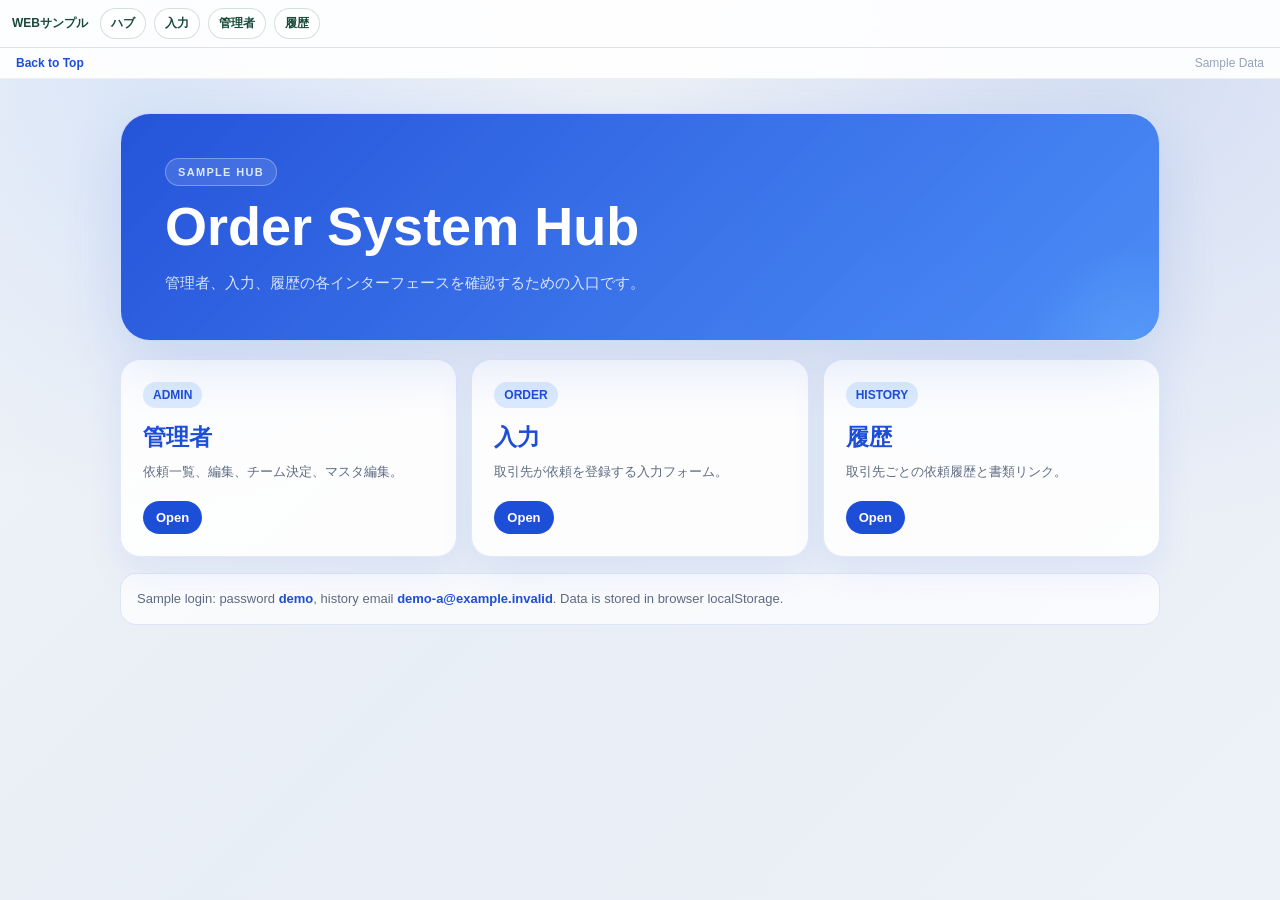
<file: demos/order_system/00_hub.html>
<!DOCTYPE html>
<html lang="ja">
<head>
<meta charset="UTF-8">
<meta name="viewport" content="width=device-width, initial-scale=1.0">
<title>Order System Hub | Web Application Samples</title>
<style>
* { box-sizing: border-box; }
body {
  min-height: 100vh;
  margin: 0;
  font-family: -apple-system, BlinkMacSystemFont, "Hiragino Sans", "Yu Gothic", sans-serif;
  color: #1a2332;
  background:
    radial-gradient(circle at 12% 8%, rgba(59,130,246,.12), transparent 28rem),
    radial-gradient(circle at 88% 6%, rgba(29,78,216,.1), transparent 30rem),
    linear-gradient(135deg, #f1f4f8 0%, #e8eef6 50%, #edf1f8 100%);
}
.back-bar {
  position: sticky;
  top: 0;
  z-index: 99;
  padding: 8px 16px;
  background: rgba(255,255,255,.92);
  backdrop-filter: blur(12px);
  border-bottom: 1px solid rgba(0,0,0,.06);
  font-size: 12px;
  display: flex;
  justify-content: space-between;
  align-items: center;
}
.back-bar a {
  color: #1d4ed8;
  text-decoration: none;
  font-weight: 700;
}
.back-bar span {
  color: #94a3b8;
}
.wrap {
  width: min(1040px, calc(100% - 32px));
  margin: 0 auto;
  padding: 34px 0 60px;
}
.hero {
  position: relative;
  overflow: hidden;
  padding: clamp(26px, 5vw, 44px);
  border: 1px solid rgba(255,255,255,.74);
  border-radius: 30px;
  background: linear-gradient(135deg, rgba(29,78,216,.96), rgba(59,130,246,.9));
  color: #fff;
  box-shadow: 0 22px 60px rgba(29,78,216,.14);
}
.hero::after {
  content: '';
  position: absolute;
  width: 220px;
  height: 220px;
  right: -80px;
  bottom: -120px;
  border-radius: 999px;
  background: radial-gradient(circle, rgba(96,165,250,.54), transparent 68%);
}
.eyebrow {
  position: relative;
  z-index: 1;
  display: inline-flex;
  margin-bottom: 12px;
  padding: 7px 12px;
  border: 1px solid rgba(255,255,255,.3);
  border-radius: 999px;
  background: rgba(255,255,255,.12);
  color: #dbeafe;
  font-size: 11px;
  font-weight: 900;
  letter-spacing: .12em;
}
h1 {
  position: relative;
  z-index: 1;
  margin: 0;
  font-size: clamp(32px, 7vw, 54px);
  line-height: 1.06;
}
.copy {
  position: relative;
  z-index: 1;
  max-width: 720px;
  margin: 14px 0 0;
  color: rgba(255,255,255,.82);
  font-size: 15px;
  line-height: 1.8;
}
.grid {
  display: grid;
  grid-template-columns: repeat(3, minmax(0, 1fr));
  gap: 14px;
  margin-top: 18px;
}
.card {
  display: flex;
  min-height: 190px;
  flex-direction: column;
  justify-content: space-between;
  padding: 22px;
  border: 1px solid rgba(29,78,216,.12);
  border-radius: 20px;
  background: rgba(255,255,255,.88);
  box-shadow: 0 14px 36px rgba(29,78,216,.08);
  color: inherit;
  text-decoration: none;
  transition: box-shadow .2s, transform .2s;
}
.card:hover {
  box-shadow: 0 18px 44px rgba(29,78,216,.14);
  transform: translateY(-2px);
}
.label {
  display: inline-flex;
  align-self: flex-start;
  margin-bottom: 14px;
  padding: 6px 10px;
  border-radius: 999px;
  background: #dbeafe;
  color: #1d4ed8;
  font-size: 12px;
  font-weight: 900;
}
.card strong {
  display: block;
  color: #1d4ed8;
  font-size: 23px;
}
.card span {
  display: block;
  margin-top: 8px;
  color: #5d6b82;
  font-size: 13px;
  line-height: 1.7;
}
.go {
  align-self: flex-start;
  margin-top: 18px;
  padding: 9px 13px;
  border-radius: 999px;
  background: #1d4ed8;
  color: #fff;
  font-size: 13px;
  font-weight: 800;
}
.note {
  margin-top: 16px;
  padding: 14px 16px;
  border: 1px solid rgba(29,78,216,.12);
  border-radius: 16px;
  background: rgba(255,255,255,.7);
  color: #5d6b82;
  font-size: 13px;
  line-height: 1.7;
}
.note b { color: #1d4ed8; }
@media (max-width: 760px) {
  .grid { grid-template-columns: 1fr; }
  .hero { border-radius: 24px; }
}
</style>
</head>
<body>
<div class="back-bar">
  <a href="../../">Back to Top</a>
  <span>Sample Data</span>
</div>
<div class="wrap">
  <section class="hero">
    <div class="eyebrow">SAMPLE HUB</div>
    <h1>Order System Hub</h1>
    <p class="copy">管理者、入力、履歴の各インターフェースを確認するための入口です。</p>
  </section>

  <main class="grid">
    <a class="card" href="05_admin.html">
      <div>
        <div class="label">ADMIN</div>
        <strong>管理者</strong>
        <span>依頼一覧、編集、チーム決定、マスタ編集。</span>
      </div>
      <div class="go">Open</div>
    </a>
    <a class="card" href="04_index.html">
      <div>
        <div class="label">ORDER</div>
        <strong>入力</strong>
        <span>取引先が依頼を登録する入力フォーム。</span>
      </div>
      <div class="go">Open</div>
    </a>
    <a class="card" href="06_history.html">
      <div>
        <div class="label">HISTORY</div>
        <strong>履歴</strong>
        <span>取引先ごとの依頼履歴と書類リンク。</span>
      </div>
      <div class="go">Open</div>
    </a>
  </main>

  <div class="note">
    Sample login: password <b>demo</b>, history email <b>demo-a@example.invalid</b>. Data is stored in browser localStorage.
  </div>
</div>
<script src="mock-api.js"></script>
</body>
</html>
</file>
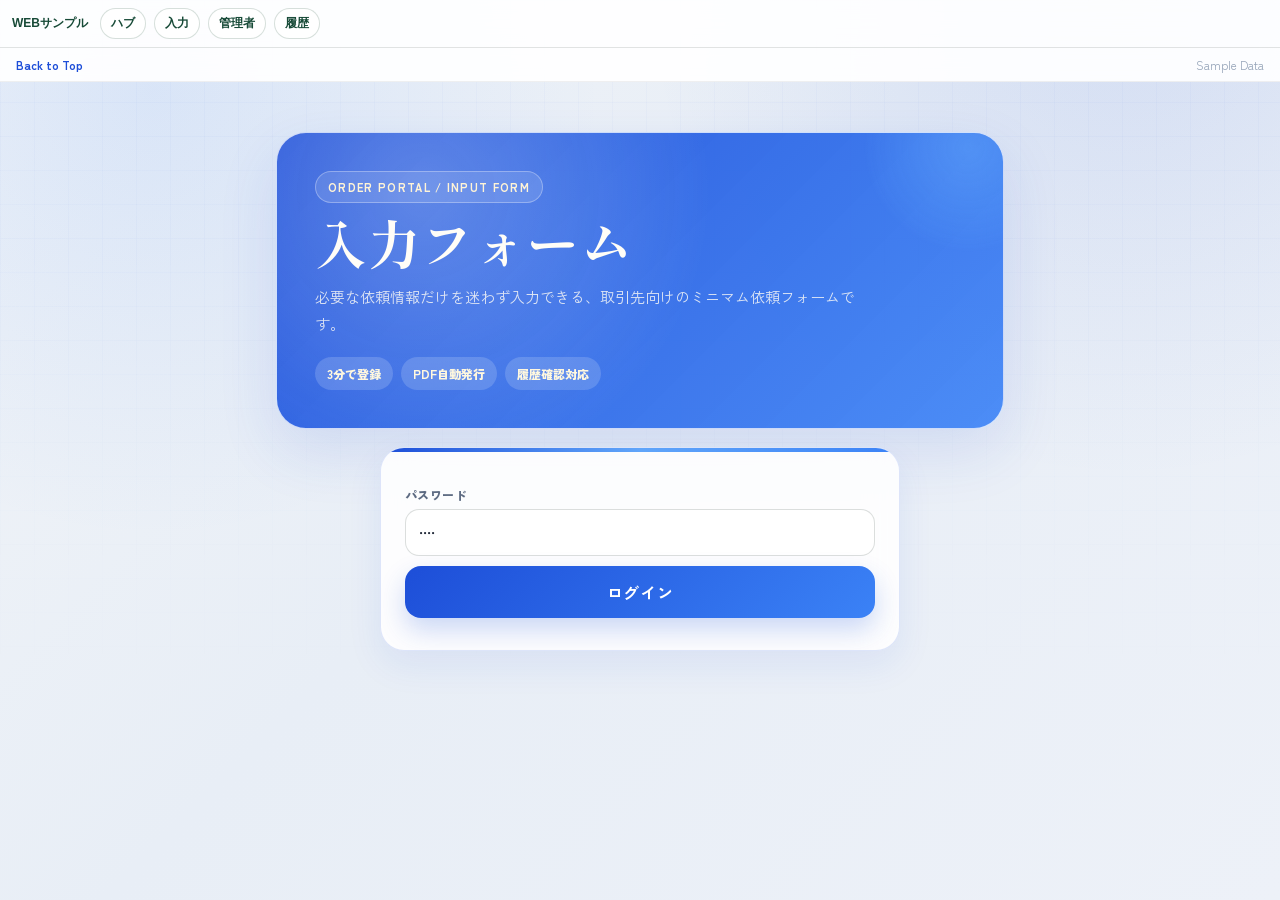
<file: demos/order_system/04_index.html>
<!DOCTYPE html>
<html lang="ja">
<head>
<base target="_top">
<meta charset="UTF-8">
<meta name="viewport" content="width=device-width, initial-scale=1.0">
<title>サンプル入力受付ポータル 入力フォーム</title>
<style>
@import url('https://fonts.googleapis.com/css2?family=Shippori+Mincho:wght@600;700&family=Zen+Kaku+Gothic+New:wght@400;500;700;900&display=swap');
* { box-sizing: border-box; }
body {
  font-family:'Zen Kaku Gothic New','Hiragino Sans','Yu Gothic',sans-serif;
  margin:0; padding:0; background:#f5f7f8; color:#333;
}
.wrap { max-width:560px; margin:0 auto; padding:16px; }
h1 { font-size:20px; margin:8px 0 16px; color:#1d4ed8; }
h2 { font-size:16px; margin:20px 0 8px; color:#1d4ed8;
     border-left:4px solid #1d4ed8; padding-left:8px; }
.card { background:#fff; padding:16px; border-radius:12px;
        box-shadow:0 2px 6px rgba(0,0,0,.08); margin-bottom:12px; }
label { display:block; font-size:13px; margin:10px 0 4px; color:#555; font-weight:600; }
input, select, textarea {
  width:100%; padding:10px; font-size:15px;
  border:1px solid #cfd8dc; border-radius:8px; background:#fff;
  -webkit-appearance:none;
}
input:focus, select:focus, textarea:focus { outline:none; border-color:#1d4ed8; }
input[readonly] { background:#f5f5f5; color:#666; }
.row { display:flex; gap:8px; }
.row > div { flex:1; }
button {
  width:100%; padding:14px; font-size:16px; font-weight:bold;
  border:none; border-radius:10px; background:#1d4ed8; color:#fff;
  cursor:pointer;
}
button:disabled { background:#9e9e9e; }
.note { font-size:12px; color:#777; margin-top:4px; }
.calc { background:#dbeafe; padding:12px; border-radius:8px;
        font-size:14px; margin-top:8px; }
.calc b { color:#1d4ed8; font-size:20px; }
.err { color:#c62828; font-size:13px; margin-top:8px; }
.ok { color:#1d4ed8; font-size:14px; margin-top:8px; font-weight:bold; }
.info-banner { background:#fff3e0; padding:10px 12px; border-radius:8px;
               font-size:12px; color:#e65100; margin-bottom:12px;
               border-left:3px solid #ef6c00; }
#loginBox { margin-top:40px; }
.hidden { display:none; }

:root {
  --orchard-ink:#1a2332;
  --orchard-muted:#5d6b82;
  --orchard-deep:#1d4ed8;
  --orchard-leaf:#3b82f6;
  --orchard-fresh:#60a5fa;
  --orchard-citrus:#f59e0b;
  --orchard-cream:#f1f4f8;
  --orchard-card:rgba(255,255,255,.88);
  --orchard-line:rgba(29,78,216,.14);
  --orchard-shadow:0 22px 60px rgba(29,78,216,.12);
}
html { min-height:100%; }
body {
  min-height:100vh;
  font-family:'Zen Kaku Gothic New','Hiragino Sans','Yu Gothic',sans-serif;
  color:var(--orchard-ink);
  background:
    radial-gradient(circle at 12% 10%, rgba(59,130,246,.12), transparent 28rem),
    radial-gradient(circle at 88% 0%, rgba(29,78,216,.1), transparent 30rem),
    linear-gradient(135deg, #f1f4f8 0%, #e8eef6 46%, #edf1f8 100%);
}
body::before {
  content:'';
  position:fixed;
  inset:0;
  pointer-events:none;
  background-image:
    linear-gradient(rgba(29,78,216,.04) 1px, transparent 1px),
    linear-gradient(90deg, rgba(29,78,216,.04) 1px, transparent 1px);
  background-size:34px 34px;
  mask-image:linear-gradient(to bottom, rgba(0,0,0,.72), transparent 78%);
}
.wrap {
  position:relative;
  z-index:1;
  max-width:760px;
  padding:clamp(18px,4vw,44px) 16px 56px;
}
.brand-hero {
  position:relative;
  overflow:hidden;
  margin:6px 0 18px;
  padding:clamp(24px,5vw,38px);
  border:1px solid rgba(255,255,255,.74);
  border-radius:30px;
  background:
    radial-gradient(circle at 20% 20%, rgba(255,255,255,.24), transparent 18rem),
    linear-gradient(135deg, rgba(29,78,216,.96), rgba(59,130,246,.9));
  box-shadow:var(--orchard-shadow);
  color:#fffdf7;
}
.brand-hero::after {
  content:'';
  position:absolute;
  width:210px;
  height:210px;
  right:-70px;
  top:-90px;
  border-radius:999px;
  background:radial-gradient(circle, rgba(96,165,250,.54), rgba(96,165,250,.08) 62%, transparent 70%);
  filter:blur(.2px);
}
.eyebrow {
  position:relative;
  z-index:1;
  display:inline-flex;
  align-items:center;
  gap:8px;
  margin-bottom:12px;
  padding:7px 12px;
  border:1px solid rgba(255,255,255,.3);
  border-radius:999px;
  background:rgba(255,255,255,.12);
  color:#fff4d6;
  font-size:11px;
  font-weight:900;
  letter-spacing:.12em;
  text-transform:uppercase;
}
.brand-hero h1 {
  position:relative;
  z-index:1;
  margin:0;
  color:#fffdf7;
  font-family:'Shippori Mincho','Yu Mincho',serif;
  font-size:clamp(31px,8vw,52px);
  line-height:1.05;
  letter-spacing:.02em;
}
.hero-copy {
  position:relative;
  z-index:1;
  max-width:560px;
  margin:14px 0 0;
  color:rgba(255,253,247,.82);
  font-size:15px;
  line-height:1.8;
}
.pill-row {
  position:relative;
  z-index:1;
  display:flex;
  flex-wrap:wrap;
  gap:8px;
  margin-top:20px;
}
.pill {
  padding:8px 12px;
  border-radius:999px;
  background:rgba(255,255,255,.16);
  color:#fff8df;
  font-size:12px;
  font-weight:800;
}
.card {
  overflow:hidden;
  position:relative;
  padding:clamp(18px,4vw,24px);
  border:1px solid var(--orchard-line);
  border-radius:24px;
  background:var(--orchard-card);
  box-shadow:0 14px 36px rgba(29,78,216,.08);
  backdrop-filter:blur(16px);
  animation:riseIn .46s ease both;
}
.card::before {
  content:'';
  position:absolute;
  inset:0 0 auto 0;
  height:4px;
  background:linear-gradient(90deg, var(--orchard-deep), var(--orchard-fresh), var(--orchard-leaf));
}
@keyframes riseIn {
  from { opacity:0; transform:translateY(12px); }
  to { opacity:1; transform:translateY(0); }
}
#loginBox {
  max-width:520px;
  margin:18px auto 12px;
}
h2 {
  display:flex;
  align-items:center;
  gap:10px;
  margin:2px 0 16px;
  padding-left:0;
  border-left:0;
  color:var(--orchard-deep);
  font-size:17px;
  letter-spacing:.03em;
}
h2::before {
  content:'';
  width:10px;
  height:10px;
  border-radius:999px;
  background:linear-gradient(135deg, var(--orchard-deep), var(--orchard-fresh));
  box-shadow:0 0 0 6px rgba(59,130,246,.12);
}
label {
  margin:14px 0 6px;
  color:var(--orchard-muted);
  font-size:12px;
  font-weight:900;
  letter-spacing:.04em;
}
input, select, textarea {
  min-height:46px;
  padding:12px 13px;
  border:1px solid rgba(33,52,45,.16);
  border-radius:14px;
  background:rgba(255,255,255,.78);
  color:var(--orchard-ink);
  font-family:inherit;
  font-size:15px;
  transition:border-color .18s ease, box-shadow .18s ease, background .18s ease;
}
textarea { line-height:1.7; }
input:focus, select:focus, textarea:focus {
  border-color:rgba(29,78,216,.72);
  box-shadow:0 0 0 4px rgba(59,130,246,.18);
  background:#fff;
}
input[readonly] {
  background:rgba(235,241,232,.78);
  color:#53665b;
}
.row {
  gap:12px;
}
.row > div {
  min-width:0;
}
button {
  min-height:48px;
  border-radius:16px;
  background:linear-gradient(135deg, var(--orchard-deep), var(--orchard-leaf));
  box-shadow:0 12px 26px rgba(29,78,216,.22);
  font-family:inherit;
  letter-spacing:.04em;
  transition:transform .18s ease, box-shadow .18s ease, filter .18s ease;
}
button:hover {
  transform:translateY(-1px);
  box-shadow:0 16px 34px rgba(29,78,216,.28);
  filter:saturate(1.05);
}
button:active {
  transform:translateY(0);
}
button:disabled {
  background:linear-gradient(135deg, #a8b2aa, #87948d);
  box-shadow:none;
  cursor:not-allowed;
}
.info-banner {
  display:flex;
  gap:10px;
  align-items:flex-start;
  margin-bottom:14px;
  padding:14px 16px;
  border:1px solid rgba(244,167,53,.24);
  border-left:0;
  border-radius:18px;
  background:rgba(255,247,221,.84);
  color:#8a5a08;
  line-height:1.65;
}
.note {
  color:var(--orchard-muted);
  line-height:1.6;
}
.calc {
  margin-top:14px;
  padding:16px 18px;
  border:1px solid rgba(59,130,246,.2);
  border-radius:20px;
  background:linear-gradient(135deg, rgba(219,234,254,.72), rgba(241,244,248,.9));
}
.calc b {
  color:var(--orchard-deep);
  font-size:28px;
  letter-spacing:.02em;
}
.err {
  color:#b42318;
  line-height:1.6;
}
.ok {
  color:var(--orchard-deep);
  line-height:1.6;
}
#historyLink {
  margin-top:18px !important;
}
.history-cta {
  display:inline-flex;
  align-items:center;
  justify-content:center;
  min-height:46px;
  padding:12px 18px;
  border:1px solid rgba(29,78,216,.18);
  border-radius:999px;
  background:#fffdf7;
  box-shadow:0 10px 24px rgba(29,78,216,.1);
  color:var(--orchard-deep);
  font-size:14px;
  font-weight:900;
  text-decoration:none;
}
.hidden { display:none !important; }
@media (max-width:640px) {
  .wrap { padding-top:14px; }
  .brand-hero { border-radius:24px; }
  .row { flex-direction:column; gap:0; }
  .pill { font-size:11px; }
}
</style>
</head>
<body>
<div style="position:sticky;top:0;z-index:99;padding:8px 16px;background:rgba(255,255,255,.92);backdrop-filter:blur(12px);border-bottom:1px solid rgba(0,0,0,.06);font-size:12px;display:flex;justify-content:space-between;align-items:center">
  <a href="../../" style="color:#1d4ed8;text-decoration:none;font-weight:700">Back to Top</a>
  <span style="color:#94a3b8">Sample Data</span>
</div>
<div class="wrap">
  <header class="brand-hero">
    <div class="eyebrow">Order Portal / Input Form</div>
    <h1>入力フォーム</h1>
    <p class="hero-copy">必要な依頼情報だけを迷わず入力できる、取引先向けのミニマム依頼フォームです。</p>
    <div class="pill-row">
      <span class="pill">3分で登録</span>
      <span class="pill">PDF自動発行</span>
      <span class="pill">履歴確認対応</span>
    </div>
  </header>

  <!-- ログイン -->
  <div id="loginBox" class="card">
    <label>パスワード</label>
    <input type="password" id="pw" placeholder="配布されたパスワードを入力">
    <div style="height:10px"></div>
    <button onclick="login()">ログイン</button>
    <div id="loginErr" class="err"></div>
  </div>

  <!-- フォーム -->
  <div id="formBox" class="hidden">

    <div class="info-banner">
      ℹ️ 対応チーム（サンプルチームA／B／C）は運営側でご依頼状況を見て決定しますので、入力は不要です。
    </div>

    <div class="card">
      <h2>入力者情報</h2>
      <label>御社名<span style="color:red">*</span></label>
      <input type="text" id="submittedBy" placeholder="例：サンプル会社A">

      <label>案件名（件名）<span style="color:red">*</span></label>
      <input type="text" id="clientName" placeholder="例：サンプル案件A">

      <label>公開先住所</label>
      <input type="text" id="address" placeholder="例：サンプル県サンプル市中央1-1-1">
    </div>

    <div class="card">
      <h2>商品・数量</h2>
      <label>商品<span style="color:red">*</span></label>
      <select id="crop" onchange="updatePrice()"></select>

      <label>形式</label>
      <select id="style">
        <option value="レンタル">レンタル</option>
        <option value="公開">公開</option>
        <option value="イベント">イベント</option>
      </select>

      <div class="row">
        <div>
          <label>セット数<span style="color:red">*</span></label>
          <input type="number" id="qty" min="0" step="1" value="0" oninput="calcAmount()">
        </div>
        <div>
          <label>明細数（目安）</label>
          <input type="number" id="pieces" min="0" step="1" value="0" oninput="calcAmount()">
        </div>
      </div>
      <div class="note">
        明細数を空または0にすると、1セットあたり15件で自動計算されます。
      </div>

      <label>条件（税込・自動表示）</label>
      <input type="number" id="unitPrice" value="0" readonly>
      <div class="note">※ 商品を選択すると自動で設定されます</div>

      <div class="calc">
        <div>ご依頼金額（税込）</div>
        <b id="calcAmount">0</b> 円
      </div>
    </div>

    <div class="card">
      <h2>日程・運搬</h2>
      <label>実施日<span style="color:red">*</span></label>
      <input type="date" id="eventDate" onchange="autoFillDates()">

      <div class="row">
        <div>
          <label>積込日</label>
          <input type="date" id="loadDate">
          <div class="note">空欄なら前日</div>
        </div>
        <div>
          <label>返却日</label>
          <input type="date" id="returnDate">
          <div class="note">空欄なら翌日</div>
        </div>
      </div>

      <div class="row">
        <div>
          <label>積込時間</label>
          <input type="time" id="loadTime" value="15:00">
        </div>
        <div>
          <label>荷下ろし時間</label>
          <input type="time" id="unloadTime" value="17:00">
        </div>
      </div>

      <label>荷下ろし場所（現地住所等）</label>
      <input type="text" id="unloadPlace" placeholder="例：現地、または場所名">
    </div>

    <div class="card">
      <h2>その他</h2>
      <label>備考</label>
      <textarea id="note" rows="3" placeholder="予備品あり、搬入口で受け渡し など"></textarea>
    </div>

    <button onclick="submit()" id="submitBtn">依頼を登録する</button>
    <div id="msg" class="ok"></div>
    <div id="err" class="err"></div>
    <div id="historyLink" style="margin-top:16px; text-align:center;"></div>
    <div style="height:30px"></div>
  </div>
</div>

<script src="mock-api.js"></script>
<script>
const WEB_APP_BASE_URL = '06_history.html';
let MASTERS = null;
let PW = '';
function val(id){ return document.getElementById(id).value; }
function valTrim(id){ return val(id).trim(); }
function formatLocalDate(d){
  const y = d.getFullYear();
  const m = String(d.getMonth()+1).padStart(2, '0');
  const day = String(d.getDate()).padStart(2, '0');
  return y + '-' + m + '-' + day;
}

function login(){
  PW = document.getElementById('pw').value.trim();
  if (!PW) { document.getElementById('loginErr').textContent='パスワードを入力してください'; return; }
  document.getElementById('loginErr').textContent = '読み込み中...';
  google.script.run
    .withSuccessHandler(onMasters)
    .withFailureHandler(e=>{
      document.getElementById('loginErr').textContent = 'エラー: '+e.message;
    })
    .getPublicMasters(PW);
}

function onMasters(res){
  if (!res.ok) {
    document.getElementById('loginErr').textContent = res.error || '認証エラー';
    return;
  }
  MASTERS = res.data;
  document.getElementById('loginBox').classList.add('hidden');
  document.getElementById('formBox').classList.remove('hidden');
  fillSelect('crop', MASTERS.crops);
  updatePrice();
}

function fillSelect(id, arr){
  const sel = document.getElementById(id);
  sel.innerHTML = '';
  arr.forEach(v=>{
    const op = document.createElement('option'); op.value=v; op.textContent=v;
    sel.appendChild(op);
  });
}

function updatePrice(){
  if (!MASTERS) return;
  const crop = document.getElementById('crop').value;
  const m = MASTERS.prices.find(x=>x.crop===crop);
  document.getElementById('unitPrice').value = m ? m.unitPrice : 0;
  calcAmount();
}

function calcAmount(){
  const qty = Number(document.getElementById('qty').value)||0;
  const up = Number(document.getElementById('unitPrice').value)||0;
  const amount = Math.round(qty*up);
  document.getElementById('calcAmount').textContent = amount.toLocaleString();
}

function autoFillDates(){
  const ev = document.getElementById('eventDate').value;
  if (!ev) return;
  const d = new Date(ev);
  const ld = new Date(d); ld.setDate(ld.getDate()-1);
  const rd = new Date(d); rd.setDate(rd.getDate()+1);
  if (!document.getElementById('loadDate').value)
    document.getElementById('loadDate').value = formatLocalDate(ld);
  if (!document.getElementById('returnDate').value)
    document.getElementById('returnDate').value = formatLocalDate(rd);
}

function submit(){
  document.getElementById('msg').textContent = '';
  document.getElementById('err').textContent = '';
  if (!valTrim('submittedBy')) {
    document.getElementById('err').textContent = '御社名を入力してください';
    return;
  }
  if (!valTrim('clientName')) {
    document.getElementById('err').textContent = '案件名を入力してください';
    return;
  }
  if (!val('crop')) {
    document.getElementById('err').textContent = '商品を選択してください';
    return;
  }
  if (!val('eventDate')) {
    document.getElementById('err').textContent = '実施日を入力してください';
    return;
  }
  if ((Number(val('qty')) || 0) <= 0) {
    document.getElementById('err').textContent = 'セット数は1以上で入力してください';
    return;
  }
  if ((Number(document.getElementById('unitPrice').value) || 0) <= 0) {
    document.getElementById('err').textContent = '選択した商品の条件マスタが未設定です';
    return;
  }
  let pieces = Number(val('pieces'));
  if (!pieces) pieces = Number(val('qty'))*15;

  const payload = {
    submittedBy: valTrim('submittedBy'),
    clientName:  valTrim('clientName'),
    address:     valTrim('address'),
    crop:        val('crop'),
    style:       val('style'),
    qty:         Number(val('qty')),
    pieces:      pieces,
    eventDate:   val('eventDate'),
    loadDate:    val('loadDate'),
    returnDate:  val('returnDate'),
    loadTime:    val('loadTime'),
    unloadTime:  val('unloadTime'),
    unloadPlace: valTrim('unloadPlace'),
    note:        val('note')
  };
  document.getElementById('submitBtn').disabled = true;
  document.getElementById('submitBtn').textContent = '送信中...';
  google.script.run
    .withSuccessHandler(onSubmit)
    .withFailureHandler(e=>{
      document.getElementById('err').textContent = 'エラー: '+e.message;
      document.getElementById('submitBtn').disabled = false;
      document.getElementById('submitBtn').textContent = '依頼を登録する';
    })
    .submitOrder(PW, payload);
}

function onSubmit(res){
  document.getElementById('submitBtn').disabled = false;
  document.getElementById('submitBtn').textContent = '依頼を登録する';
  if (!res.ok) {
    document.getElementById('err').textContent = res.error || 'エラー';
    return;
  }
  document.getElementById('msg').textContent = '✅ 登録完了: 依頼ID '+res.orderId;
  const baseUrl = WEB_APP_BASE_URL || window.location.href.split('?')[0];
  document.getElementById('historyLink').innerHTML =
    '<a class="history-cta" href="'+baseUrl+'?page=history" target="_blank">過去の依頼履歴を見る</a>';
  ['clientName','address','qty','pieces','note'].forEach(k=>{
    document.getElementById(k).value = k==='qty'||k==='pieces' ? '0' : '';
  });
  calcAmount();
  window.scrollTo(0,0);
}
</script>
</body>
</html>
</file>
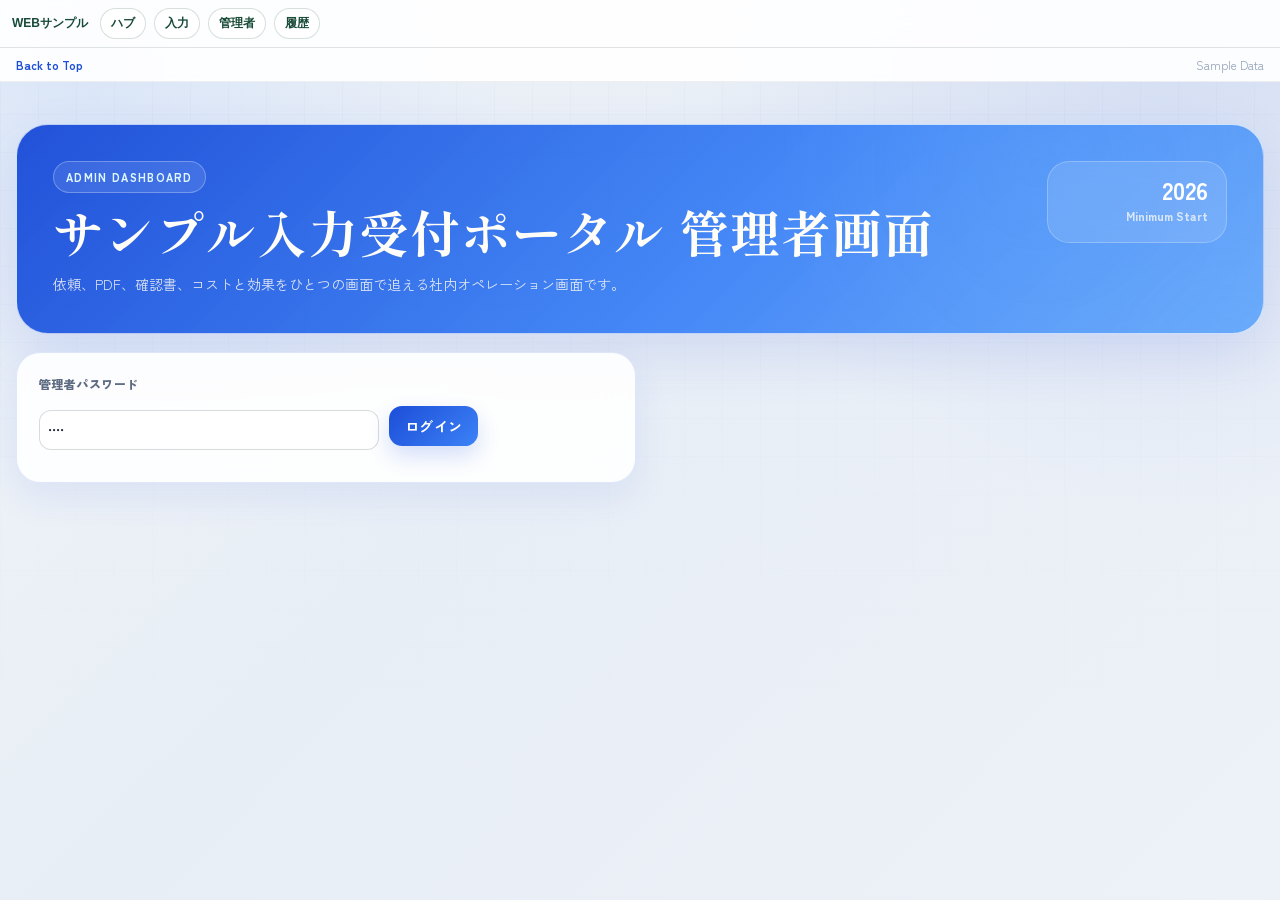
<file: demos/order_system/05_admin.html>
<!DOCTYPE html>
<html lang="ja">
<head>
<base target="_top">
<meta charset="UTF-8">
<meta name="viewport" content="width=device-width, initial-scale=1.0">
<title>サンプル入力受付ポータル 管理者画面</title>
<style>
@import url('https://fonts.googleapis.com/css2?family=Shippori+Mincho:wght@600;700&family=Zen+Kaku+Gothic+New:wght@400;500;700;900&display=swap');
* { box-sizing: border-box; }
body { font-family:'Zen Kaku Gothic New','Hiragino Sans','Yu Gothic',sans-serif;
       margin:0; padding:0; background:#f5f7f8; color:#333; }
.wrap { max-width:1200px; margin:0 auto; padding:16px; }
h1 { font-size:20px; margin:8px 0 16px; color:#1d4ed8; }
.card { background:#fff; padding:16px; border-radius:12px;
        box-shadow:0 2px 6px rgba(0,0,0,.08); margin-bottom:12px; }
.tabs { display:flex; gap:4px; margin-bottom:12px; border-bottom:2px solid #e0e0e0; }
.tab { padding:10px 18px; cursor:pointer; font-weight:bold; color:#666;
       border-radius:8px 8px 0 0; }
.tab.active { background:#1d4ed8; color:#fff; }
button { padding:10px 16px; font-size:14px; font-weight:bold;
         border:none; border-radius:8px; background:#1d4ed8; color:#fff;
         cursor:pointer; margin-right:6px; }
button.danger { background:#c62828; }
button.secondary { background:#607d8b; }
button.success { background:#1d4ed8; }
button.warn { background:#ef6c00; }
button.sm { padding:5px 10px; font-size:12px; margin:0 2px; }
button:disabled { background:#9e9e9e; cursor:not-allowed; }
input, select, textarea {
  padding:8px; font-size:14px;
  border:1px solid #cfd8dc; border-radius:6px; background:#fff;
}
table { width:100%; border-collapse:collapse; font-size:13px; }
th, td { border-bottom:1px solid #e0e0e0; padding:8px 6px; text-align:left; }
th { background:#dbeafe; color:#1e3a5f; }
tr:hover { background:#f5faff; }
.filter { display:flex; gap:8px; flex-wrap:wrap; align-items:center; margin-bottom:12px; }
.stat { display:flex; gap:12px; flex-wrap:wrap; }
.stat > div { background:#dbeafe; padding:10px 16px; border-radius:8px;
              font-size:13px; flex:1; min-width:150px; }
.stat b { display:block; font-size:20px; color:#1d4ed8; margin-top:4px; }
.hidden { display:none; }
.err { color:#c62828; font-size:13px; }
.ok { color:#1d4ed8; font-size:13px; font-weight:bold; }
.tag { display:inline-block; padding:2px 8px; border-radius:4px; font-size:11px; font-weight:bold; }
.tag-sent { background:#c8e6c9; color:#1b5e20; }
.tag-unsent { background:#ffe0b2; color:#e65100; }
.tag-nopdf { background:#ffcdd2; color:#b71c1c; }
.tag-nobase { background:#ffccbc; color:#bf360c; font-size:12px; padding:4px 10px; }
.tag-base { background:#b3e5fc; color:#01579b; font-size:12px; padding:4px 10px; }
.modal-bg { position:fixed; inset:0; background:rgba(0,0,0,.5); display:flex;
            justify-content:center; align-items:center; z-index:100; }
.modal { background:#fff; border-radius:12px; padding:20px; max-width:720px;
         width:95%; max-height:90vh; overflow:auto; }
.modal h2 { margin-top:0; }
.modal label { display:block; font-size:12px; color:#555; margin:6px 0 2px; }
.modal input, .modal select, .modal textarea { width:100%; }
.row2 { display:grid; grid-template-columns:1fr 1fr; gap:8px; }
.row3 { display:grid; grid-template-columns:1fr 1fr 1fr; gap:8px; }
.exp-panel { background:#fff3e0; padding:12px; border-radius:8px; margin-top:12px; }
.exp-panel h3 { margin:0 0 8px; color:#e65100; font-size:14px; }
.total-panel { background:#e8f5e9; padding:12px; border-radius:8px; margin-top:12px;
               font-size:14px; }
.total-panel b { color:#1d4ed8; font-size:20px; }
.base-picker { background:#fff3e0; padding:16px; border-radius:8px; margin:16px 0; }
.base-picker h3 { margin:0 0 10px; color:#e65100; }
.base-btn { padding:12px 20px; font-size:15px; font-weight:bold; border:2px solid #1d4ed8;
            background:#fff; color:#1d4ed8; border-radius:8px; cursor:pointer;
            margin:4px; }
.base-btn:hover { background:#1d4ed8; color:#fff; }
.section-title { font-size:16px; font-weight:bold; color:#1d4ed8; margin:12px 0 8px; }

:root {
  --ops-ink:#1a2332;
  --ops-muted:#5d6b82;
  --ops-night:#1e3a5f;
  --ops-forest:#1d4ed8;
  --ops-blue:#1d4ed8;
  --ops-cyan:#60a5fa;
  --ops-mint:#93c5fd;
  --ops-amber:#f59e0b;
  --ops-cream:#f1f4f8;
  --ops-card:rgba(255,255,255,.9);
  --ops-line:rgba(29,78,216,.13);
  --ops-shadow:0 20px 54px rgba(29,78,216,.12);
}
html { min-height:100%; }
body {
  min-height:100vh;
  font-family:'Zen Kaku Gothic New','Hiragino Sans','Yu Gothic',sans-serif;
  color:var(--ops-ink);
  background:
    radial-gradient(circle at 6% 6%, rgba(59,130,246,.12), transparent 28rem),
    radial-gradient(circle at 92% 4%, rgba(29,78,216,.1), transparent 30rem),
    linear-gradient(135deg, #f1f4f8 0%, #e8eef6 44%, #edf1f8 100%);
}
body::before {
  content:'';
  position:fixed;
  inset:0;
  pointer-events:none;
  background:
    linear-gradient(rgba(29,78,216,.04) 1px, transparent 1px),
    linear-gradient(90deg, rgba(29,78,216,.04) 1px, transparent 1px);
  background-size:38px 38px;
  mask-image:linear-gradient(to bottom, rgba(0,0,0,.7), transparent 82%);
}
.wrap {
  position:relative;
  z-index:1;
  max-width:1320px;
  padding:clamp(18px,3vw,42px) 16px 60px;
}
.admin-hero {
  position:relative;
  display:flex;
  justify-content:space-between;
  gap:18px;
  overflow:hidden;
  margin:4px 0 18px;
  padding:clamp(24px,4vw,36px);
  border:1px solid rgba(255,255,255,.68);
  border-radius:32px;
  background:
    radial-gradient(circle at 82% 20%, rgba(96,165,250,.26), transparent 16rem),
    linear-gradient(135deg, rgba(29,78,216,.98), rgba(59,130,246,.94) 58%, rgba(96,165,250,.9));
  box-shadow:var(--ops-shadow);
  color:#fffdf7;
}
.admin-hero::after {
  content:'';
  position:absolute;
  width:260px;
  height:260px;
  right:-90px;
  bottom:-150px;
  border-radius:999px;
  background:radial-gradient(circle, rgba(96,165,250,.44), transparent 68%);
}
.eyebrow {
  position:relative;
  z-index:1;
  display:inline-flex;
  margin-bottom:12px;
  padding:7px 12px;
  border:1px solid rgba(255,255,255,.28);
  border-radius:999px;
  background:rgba(255,255,255,.1);
  color:#dff7ff;
  font-size:11px;
  font-weight:900;
  letter-spacing:.12em;
  text-transform:uppercase;
}
.admin-hero h1 {
  position:relative;
  z-index:1;
  margin:0;
  color:#fffdf7;
  font-family:'Shippori Mincho','Yu Mincho',serif;
  font-size:clamp(30px,5vw,50px);
  line-height:1.06;
  letter-spacing:.02em;
}
.hero-copy {
  position:relative;
  z-index:1;
  max-width:640px;
  margin:14px 0 0;
  color:rgba(255,253,247,.82);
  font-size:14px;
  line-height:1.8;
}
.hero-badge {
  position:relative;
  z-index:1;
  align-self:flex-start;
  min-width:180px;
  padding:16px 18px;
  border:1px solid rgba(255,255,255,.24);
  border-radius:22px;
  background:rgba(255,255,255,.12);
  color:#fff8df;
  text-align:right;
  backdrop-filter:blur(14px);
}
.hero-badge strong {
  display:block;
  color:#fff;
  font-size:24px;
  line-height:1;
}
.hero-badge span {
  color:rgba(255,253,247,.72);
  font-size:12px;
  font-weight:800;
}
.card {
  position:relative;
  margin-bottom:14px;
  padding:clamp(16px,2vw,22px);
  border:1px solid var(--ops-line);
  border-radius:24px;
  background:var(--ops-card);
  box-shadow:0 14px 36px rgba(29,78,216,.08);
  backdrop-filter:blur(16px);
  overflow:auto;
  animation:panelIn .38s ease both;
}
@keyframes panelIn {
  from { opacity:0; transform:translateY(10px); }
  to { opacity:1; transform:translateY(0); }
}
#loginBox {
  display:flex;
  flex-wrap:wrap;
  align-items:flex-end;
  gap:10px;
  max-width:620px;
}
#loginBox label,
#loginErr {
  flex-basis:100%;
}
#loginBox input {
  width:min(340px, 100%) !important;
}
.tabs {
  gap:8px;
  margin:0 0 14px;
  padding:6px;
  border:1px solid var(--ops-line);
  border-radius:18px;
  background:rgba(255,255,255,.58);
  box-shadow:0 10px 28px rgba(29,78,216,.07);
}
.tab {
  border-radius:14px;
  color:var(--ops-muted);
  transition:background .18s ease, color .18s ease, transform .18s ease;
}
.tab:hover {
  transform:translateY(-1px);
  background:rgba(29,78,216,.08);
  color:var(--ops-forest);
}
.tab.active {
  background:linear-gradient(135deg, var(--ops-night), var(--ops-blue));
  color:#fff;
  box-shadow:0 10px 24px rgba(29,78,216,.18);
}
label {
  color:var(--ops-muted);
  font-size:12px;
  font-weight:900;
  letter-spacing:.04em;
}
input, select, textarea {
  min-height:40px;
  border:1px solid rgba(20,33,29,.16);
  border-radius:12px;
  background:rgba(255,255,255,.82);
  color:var(--ops-ink);
  font-family:inherit;
  transition:border-color .18s ease, box-shadow .18s ease, background .18s ease;
}
input:focus, select:focus, textarea:focus {
  outline:none;
  border-color:rgba(29,78,216,.68);
  box-shadow:0 0 0 4px rgba(59,130,246,.18);
  background:#fff;
}
button {
  min-height:40px;
  margin:4px 4px 4px 0;
  border-radius:13px;
  background:linear-gradient(135deg, var(--ops-blue), #3b82f6);
  box-shadow:0 10px 22px rgba(29,78,216,.18);
  font-family:inherit;
  letter-spacing:.02em;
  transition:transform .18s ease, box-shadow .18s ease, filter .18s ease;
}
button:hover {
  transform:translateY(-1px);
  box-shadow:0 14px 28px rgba(29,78,216,.22);
  filter:saturate(1.05);
}
button:active { transform:translateY(0); }
button.secondary { background:linear-gradient(135deg, #53656c, #70838b); }
button.success { background:linear-gradient(135deg, #1d4ed8, #3b82f6); }
button.warn { background:linear-gradient(135deg, #c66a12, var(--ops-amber)); }
button.danger { background:linear-gradient(135deg, #a72727, #d1453b); }
button.sm {
  min-height:32px;
  border-radius:10px;
}
button:disabled {
  background:linear-gradient(135deg, #9ca7a1, #7e8b86);
  box-shadow:none;
}
.filter {
  gap:10px;
}
.filter input,
.filter select {
  min-width:150px;
}
.stat {
  gap:12px;
}
.stat > div {
  position:relative;
  overflow:hidden;
  border:1px solid rgba(29,78,216,.12);
  border-radius:20px;
  background:linear-gradient(135deg, rgba(255,255,255,.94), rgba(219,234,254,.68));
  color:var(--ops-muted);
  font-weight:800;
}
.stat > div::after {
  content:'';
  position:absolute;
  width:90px;
  height:90px;
  right:-42px;
  top:-48px;
  border-radius:999px;
  background:rgba(59,130,246,.15);
}
.stat b {
  color:var(--ops-night);
  font-size:24px;
  letter-spacing:.01em;
}
table {
  min-width:960px;
  border-collapse:separate;
  border-spacing:0;
  color:var(--ops-ink);
}
th, td {
  border-bottom:1px solid rgba(20,33,29,.08);
  padding:11px 8px;
  vertical-align:middle;
}
th {
  position:sticky;
  top:0;
  z-index:1;
  background:linear-gradient(135deg, #e8eef6, #edf1f8);
  color:#1e3a5f;
  font-size:12px;
  letter-spacing:.04em;
}
tr:hover {
  background:rgba(59,130,246,.08);
}
.tag {
  border-radius:999px;
  padding:4px 9px;
  letter-spacing:.03em;
}
.tag-sent { background:#dff3df; color:#1f5f34; }
.tag-unsent { background:#fff0cc; color:#9a5a00; }
.tag-nopdf { background:#ffe0dc; color:#9d1f18; }
.tag-nobase { background:#ffe8d5; color:#a84800; }
.tag-base { background:#ddf5fb; color:#07576a; }
.section-title {
  color:var(--ops-night);
  font-size:17px;
  letter-spacing:.02em;
}
.modal-bg {
  background:rgba(10,16,30,.58);
  backdrop-filter:blur(8px);
  padding:16px;
}
.modal {
  border:1px solid rgba(255,255,255,.58);
  border-radius:26px;
  background:rgba(255,255,255,.96);
  box-shadow:0 26px 80px rgba(10,16,30,.26);
}
.modal h2 {
  color:var(--ops-night);
  font-family:'Shippori Mincho','Yu Mincho',serif;
  letter-spacing:.02em;
}
.row2, .row3 {
  gap:10px;
}
.exp-panel,
.base-picker {
  border:1px solid rgba(240,165,58,.22);
  border-radius:18px;
  background:rgba(255,244,219,.86);
}
.total-panel {
  border:1px solid rgba(59,130,246,.2);
  border-radius:18px;
  background:linear-gradient(135deg, rgba(219,234,254,.72), rgba(241,244,248,.92));
}
.total-panel b {
  color:var(--ops-forest);
  font-size:24px;
}
.base-btn {
  border-color:rgba(29,78,216,.3);
  background:#fff;
  color:var(--ops-blue);
  box-shadow:none;
}
.base-btn:hover {
  background:linear-gradient(135deg, var(--ops-blue), var(--ops-forest));
  color:#fff;
}
.err { color:#b42318; line-height:1.6; }
.ok { color:#1d4ed8; line-height:1.6; }
.hidden { display:none !important; }
@media (max-width:760px) {
  .admin-hero { display:block; border-radius:24px; }
  .hero-badge { margin-top:18px; text-align:left; }
  .tabs { overflow-x:auto; }
  .tab { white-space:nowrap; }
  .row2, .row3 { grid-template-columns:1fr; }
  #loginBox input { width:100% !important; }
}
</style>
</head>
<body>
<div style="position:sticky;top:0;z-index:99;padding:8px 16px;background:rgba(255,255,255,.92);backdrop-filter:blur(12px);border-bottom:1px solid rgba(0,0,0,.06);font-size:12px;display:flex;justify-content:space-between;align-items:center">
  <a href="../../" style="color:#1d4ed8;text-decoration:none;font-weight:700">Back to Top</a>
  <span style="color:#94a3b8">Sample Data</span>
</div>
<div class="wrap">
  <header class="admin-hero">
    <div>
      <div class="eyebrow">Admin Dashboard</div>
      <h1>サンプル入力受付ポータル 管理者画面</h1>
      <p class="hero-copy">依頼、PDF、確認書、コストと効果をひとつの画面で追える社内オペレーション画面です。</p>
    </div>
    <div class="hero-badge">
      <strong>2026</strong>
      <span>Minimum Start</span>
    </div>
  </header>

  <div id="loginBox" class="card">
    <label>管理者パスワード</label>
    <input type="password" id="pw" style="width:300px">
    <button onclick="login()">ログイン</button>
    <div id="loginErr" class="err"></div>
  </div>

  <div id="app" class="hidden">
    <!-- タブ -->
    <div class="tabs">
      <div class="tab active" data-tab="orders" onclick="switchTab('orders')">📋 依頼管理</div>
      <div class="tab" data-tab="masters" onclick="switchTab('masters')">💰 条件・コストマスタ</div>
    </div>

    <!-- 依頼管理タブ -->
    <div id="tab_orders">
      <div class="card">
        <div class="stat">
          <div>件数<b id="stCount">0</b></div>
          <div>成果(税込)<b id="stSales">¥0</b></div>
          <div>コスト<b id="stCost">¥0</b></div>
          <div>効果(税込)<b id="stProfit">¥0</b></div>
          <div style="background:#fff3e0; color:#e65100;">チーム未決定<b id="stNoBase" style="color:#bf360c;">0</b></div>
        </div>
      </div>

      <div class="card">
        <div class="filter">
          <input type="text" id="fSearch" placeholder="🔍 件名・御社名で検索" oninput="render()" style="flex:1; min-width:200px">
          <select id="fCrop" onchange="render()"><option value="">全商品</option></select>
          <select id="fBase" onchange="render()">
            <option value="">全チーム</option>
            <option value="__nobase__">🔸 チーム未決定のみ</option>
          </select>
          <select id="fDelivery" onchange="render()">
            <option value="">全確認書状態</option>
            <option value="unsent">未送信</option>
            <option value="sent">送信済</option>
          </select>
          <input type="month" id="fMonth" onchange="render()">
          <button onclick="clearFilter()" class="secondary">クリア</button>
          <button onclick="reload()">🔄 更新</button>
          <button onclick="exportCsv()" class="secondary">📥 CSV</button>
        </div>
        <div id="dataStatus" class="err" style="margin-top:8px;">診断: 読み込み前</div>
      </div>

      <div class="card">
        <table id="tbl">
          <thead>
            <tr>
              <th>実施日</th><th>件名</th><th>御社名</th><th>チーム</th>
              <th>商品</th><th>セット数</th><th>成果</th><th>コスト</th><th>コスト率</th>
              <th>依頼書</th><th>確認書</th><th>操作</th>
            </tr>
          </thead>
          <tbody id="tbody"></tbody>
        </table>
      </div>
    </div>

    <!-- マスタタブ -->
    <div id="tab_masters" class="hidden">
      <div class="card">
        <div class="section-title">💰 条件マスタ（取引先にも表示される）</div>
        <div style="font-size:12px; color:#777; margin-bottom:10px;">
          商品ごとの1セットあたり条件（税込）。Webフォームで商品を選ぶと自動表示される値です。
        </div>
        <table id="priceTable">
          <thead><tr><th>商品</th><th>条件(税込/セット)</th><th>備考</th><th>操作</th></tr></thead>
          <tbody id="priceBody"></tbody>
        </table>
        <button onclick="addPriceRow()" class="secondary sm">➕ 行を追加</button>
        <button onclick="savePriceMaster()" class="success">💾 条件マスタを保存</button>
        <span id="priceMsg" class="ok"></span>
      </div>

      <div class="card">
        <div class="section-title" style="color:#c62828;">🔒 コストマスタ（社内のみ・取引先には非表示）</div>
        <div style="font-size:12px; color:#777; margin-bottom:10px;">
          商品ごとの1明細あたりコスト。確認書・総表・効果計算に使われます。取引先のWebフォームには表示されません。
        </div>
        <table id="costTable">
          <thead><tr><th>商品</th><th>コスト(円/明細)</th><th>備考</th><th>操作</th></tr></thead>
          <tbody id="costBody"></tbody>
        </table>
        <button onclick="addCostRow()" class="secondary sm">➕ 行を追加</button>
        <button onclick="saveCostMaster()" class="success">💾 コストマスタを保存</button>
        <span id="costMsg" class="ok"></span>
      </div>

      <div class="card">
        <div class="section-title">♻️ マスタ変更後の再計算</div>
        <div style="font-size:13px; color:#555; margin-bottom:10px;">
          条件またはコストを変更した場合、既存の全依頼の金額・コストを最新マスタで再計算できます。<br>
          <b style="color:#c62828;">※ 過去の依頼も一括で上書きされます。通常は新規依頼のみに反映されます。</b>
        </div>
        <button onclick="recalcAll()" class="warn">♻️ 全依頼を再計算する</button>
        <span id="recalcMsg" class="ok"></span>
      </div>
    </div>
  </div>

  <!-- 編集モーダル -->
  <div id="modal" class="modal-bg hidden" onclick="if(event.target===this)closeModal()">
    <div class="modal">
      <h2 id="modalTitle">編集</h2>

      <!-- チーム決定セクション（チーム未決定時のみ表示） -->
      <div id="basePicker" class="base-picker hidden">
        <h3>🚨 対応チームが未決定です</h3>
        <div style="font-size:13px; color:#333; margin-bottom:12px;">
          どのチームで対応するか決定してください：
        </div>
        <div id="baseBtns"></div>
        <div style="margin-top:10px;">
          <label>取引先タイプ</label>
          <select id="pickerClientType" style="width:200px;"></select>
        </div>
      </div>

      <div class="row2">
        <div><label>御社名（入力者）</label><input type="text" id="e_submittedBy"></div>
        <div><label>場所名</label><input type="text" id="e_clientName"></div>
        <div><label>住所</label><input type="text" id="e_address"></div>
        <div><label>対応チーム</label><select id="e_base"></select></div>
        <div><label>販売先（自動）</label><input type="text" id="e_client" readonly style="background:#f5f5f5;"></div>
        <div><label>商品</label><select id="e_crop" onchange="onCropChange()"></select></div>
        <div><label>形式</label>
          <select id="e_style">
            <option>レンタル</option><option>公開</option><option>イベント</option>
          </select>
        </div>
        <div><label>セット数</label><input type="number" id="e_qty" oninput="recalcModal()"></div>
        <div><label>明細数</label><input type="number" id="e_pieces" oninput="recalcModal()"></div>
        <div><label>条件(税込)【マスタ自動】</label><input type="number" id="e_unitPrice" readonly style="background:#f5f5f5;"></div>
        <div><label>コスト条件【マスタ自動】</label><input type="number" id="e_unitCost" readonly style="background:#f5f5f5;"></div>
        <div><label>金額(税込)</label><input type="number" id="e_amount" readonly style="background:#f5f5f5;"></div>
        <div><label>コスト</label><input type="number" id="e_cost" readonly style="background:#f5f5f5;"></div>
        <div><label>実施日</label><input type="date" id="e_eventDate"></div>
        <div><label>積込日</label><input type="date" id="e_loadDate"></div>
        <div><label>返却日</label><input type="date" id="e_returnDate"></div>
        <div><label>積込時間</label><input type="time" id="e_loadTime"></div>
        <div><label>荷下ろし時間</label><input type="time" id="e_unloadTime"></div>
        <div><label>積込場所</label><input type="text" id="e_loadPlace"></div>
        <div><label>荷下ろし場所</label><input type="text" id="e_unloadPlace"></div>
        <div><label>連携担当</label><select id="e_carrier"></select></div>
        <div><label>車種</label><select id="e_car"></select></div>
        <div><label>社内担当</label><select id="e_staff"></select></div>
        <div><label>レント手配</label><input type="text" id="e_rentHandler"></div>
        <div><label>依頼書URL</label><input type="text" id="e_orderFileUrl"></div>
        <div><label>ステータス</label>
          <select id="e_status"><option>有効</option><option>チーム未決定</option><option>キャンセル</option></select>
        </div>
      </div>
      <label>備考</label>
      <textarea id="e_note" rows="2"></textarea>
      <div id="modalMsg" class="ok"></div>
      <div id="modalErr" class="err"></div>
      <div style="margin-top:12px;">
        <button onclick="saveEdit()">💾 保存</button>
        <button onclick="deleteCurrent()" class="danger">🗑 削除</button>
        <button onclick="closeModal()" class="secondary">キャンセル</button>
      </div>
    </div>
  </div>

  <!-- 確認書送信モーダル -->
  <div id="delModal" class="modal-bg hidden" onclick="if(event.target===this)closeDelModal()">
    <div class="modal">
      <h2>📄 確認書 経費入力 & 送信</h2>
      <div id="delInfo" style="margin-bottom:12px; background:#e3f2fd; padding:10px; border-radius:6px; font-size:13px;"></div>

      <div class="exp-panel">
        <h3>🧾 当日経費（日計DBに反映）</h3>
        <div class="row3">
          <div><label>人件費</label><input type="number" id="exp_personnel" value="0" oninput="updateDelTotal()"></div>
          <div><label>交通費</label><input type="number" id="exp_transport" value="0" oninput="updateDelTotal()"></div>
          <div><label>燃料費</label><input type="number" id="exp_fuel" value="0" oninput="updateDelTotal()"></div>
          <div><label>レンタカー</label><input type="number" id="exp_rental" value="0" oninput="updateDelTotal()"></div>
          <div><label>雑費</label><input type="number" id="exp_misc" value="0" oninput="updateDelTotal()"></div>
        </div>
      </div>

      <div class="total-panel">
        依頼金額: <b id="delAmount">¥0</b> / 諸経費合計: <b id="delExpTotal">¥0</b><br>
        <span style="font-size:16px;">合計確認額: </span><b id="delGrand">¥0</b>
      </div>

      <div style="margin-top:16px;">
        <label>送信先メールアドレス<span style="color:red">*</span></label>
        <input type="email" id="delTo" placeholder="取引先マスタから自動取得">
        <label>CC（任意）</label>
        <input type="email" id="delCc" placeholder="自社内共有用">
        <label>件名</label>
        <input type="text" id="delSubject">
        <label>本文（空なら自動生成文を使用）</label>
        <textarea id="delBody" rows="6" placeholder="空のままにすると、依頼情報から自動生成された標準文面が使われます"></textarea>
      </div>

      <div id="delMsg" class="ok"></div>
      <div id="delErr" class="err"></div>
      <div style="margin-top:12px;">
        <button onclick="saveExpOnly()" class="warn">💾 経費のみ保存</button>
        <button onclick="sendDelivery()" class="success">📧 経費保存+確認書送信</button>
        <button onclick="closeDelModal()" class="secondary">キャンセル</button>
      </div>
    </div>
  </div>
</div>

<script src="mock-api.js"></script>
<script>
let PW='';
let MASTERS=null;
let ORDERS=[];
let currentId=null;
let currentOrder=null;

function switchTab(name){
  document.querySelectorAll('.tab').forEach(t=>t.classList.remove('active'));
  document.querySelector('.tab[data-tab="'+name+'"]').classList.add('active');
  document.getElementById('tab_orders').classList.toggle('hidden', name!=='orders');
  document.getElementById('tab_masters').classList.toggle('hidden', name!=='masters');
  if (name==='masters') renderMasters();
}

function login(){
  PW = document.getElementById('pw').value.trim();
  document.getElementById('loginErr').textContent = '読み込み中...';
  google.script.run
    .withSuccessHandler(onMasters)
    .withFailureHandler(e=>document.getElementById('loginErr').textContent='エラー: '+e.message)
    .getMasters(PW,'admin');
}
function onMasters(res){
  if (!res.ok) { document.getElementById('loginErr').textContent=res.error; return; }
  MASTERS = res.data;
  document.getElementById('loginBox').classList.add('hidden');
  document.getElementById('app').classList.remove('hidden');
  resetFilters();
  fillFilter('fCrop', MASTERS.crops);
  fillFilterBase();

  ['e_crop','e_base','e_staff','e_carrier','e_car'].forEach(id=>{
    const sel=document.getElementById(id); sel.innerHTML='';
    const op=document.createElement('option'); op.value=''; op.textContent=''; sel.appendChild(op);
    const key = id.replace('e_','');
    const arr = (key==='crop'?MASTERS.crops :
                 key==='base'?MASTERS.bases :
                 key==='staff'?MASTERS.staff :
                 key==='carrier'?MASTERS.carriers : MASTERS.cars);
    arr.forEach(v=>{const o=document.createElement('option'); o.value=v; o.textContent=v; sel.appendChild(o);});
  });

  // 取引先タイプ用select
  const pct = document.getElementById('pickerClientType');
  pct.innerHTML='';
  (MASTERS.clients||[]).forEach(v=>{
    const o=document.createElement('option'); o.value=v; o.textContent=v; pct.appendChild(o);
  });

  reload();
}
function fillFilter(id, arr){
  const sel=document.getElementById(id);
  while (sel.options.length > 1) sel.remove(1);
  (arr || []).forEach(v=>{
    const op=document.createElement('option'); op.value=v; op.textContent=v; sel.appendChild(op);
  });
}
function fillFilterBase(){
  const sel = document.getElementById('fBase');
  while (sel.options.length > 2) sel.remove(2);
  (MASTERS.bases||[]).forEach(v=>{
    const op=document.createElement('option'); op.value=v; op.textContent=v; sel.appendChild(op);
  });
}
function resetFilters(){
  const values = { fSearch:'', fCrop:'', fBase:'', fMonth:'', fDelivery:'' };
  Object.entries(values).forEach(([id, value])=>{
    const el = document.getElementById(id);
    if (el) el.value = value;
  });
}

function reload(){
  showDataStatus({ loading:true });
  google.script.run
    .withSuccessHandler(res=>{
      if (!res.ok) { alert(res.error); return; }
      ORDERS = Array.isArray(res.data) ? res.data : [];
      showDataStatus(res);
      render();
    })
    .withFailureHandler(e=>{
      showDataStatus({ error:e && e.message ? e.message : String(e) });
      alert('エラー: '+e.message);
    })
    .listOrders(PW);
}

function showDataStatus(res){
  const el = document.getElementById('dataStatus');
  if (!el) return;
  if (res && res.loading) {
    el.textContent = '診断: 依頼DBを読み込み中...';
    return;
  }
  if (res && res.error) {
    el.textContent = '診断エラー: ' + res.error;
    return;
  }
  const meta = res && res.meta ? res.meta : null;
  if (!meta) {
    const count = Array.isArray(res && res.data) ? res.data.length : 0;
    el.textContent =
      '診断情報なし: Code.gsが古い、または再デプロイに反映されていません。' +
      ' 01_Code.gsを保存して新バージョンでデプロイしてください。取得件数=' + count;
    return;
  }
  const ss = meta.spreadsheet || {};
  const order = meta['依頼DB'];
  const daily = meta['日計DB'];
  const summary = meta['総表'];
  el.textContent =
    '版: ' + (meta.appVersion || '不明') +
    '　接続先: ' + (ss.name || '') + ' / ' + (ss.id || '') +
    '　診断: 依頼DB=' + (order && order.exists ? order.lastRow + '行' : 'なし') +
    ' / 日計DB=' + (daily && daily.exists ? daily.lastRow + '行' : 'なし') +
    ' / 総表=' + (summary && summary.exists ? summary.lastRow + '行' : 'なし');
}

function render(){
  const s = document.getElementById('fSearch').value.toLowerCase();
  const fc = document.getElementById('fCrop').value;
  const fb = document.getElementById('fBase').value;
  const fm = document.getElementById('fMonth').value;
  const fd = document.getElementById('fDelivery').value;
  const filtered = ORDERS.filter(o=>{
    if (o.status==='キャンセル') return false;
    if (s && !(o.clientName||'').toLowerCase().includes(s)
         && !(o.submittedBy||'').toLowerCase().includes(s)) return false;
    if (fc && o.crop!==fc) return false;
    if (fb==='__nobase__' && o.base) return false;
    if (fb && fb!=='__nobase__' && o.base!==fb) return false;
    if (fm && !(o.eventDate||'').startsWith(fm)) return false;
    if (fd==='sent' && !o.deliverySentAt) return false;
    if (fd==='unsent' && o.deliverySentAt) return false;
    return true;
  });

  let sales=0, cost=0, noBase=0;
  filtered.forEach(o=>{
    sales+=Number(o.amount)||0; cost+=Number(o.cost)||0;
    if (!o.base) noBase++;
  });
  document.getElementById('stCount').textContent = filtered.length;
  document.getElementById('stSales').textContent = '¥'+sales.toLocaleString();
  document.getElementById('stCost').textContent  = '¥'+cost.toLocaleString();
  document.getElementById('stProfit').textContent='¥'+(sales-cost).toLocaleString();
  document.getElementById('stNoBase').textContent = noBase;

  const tb = document.getElementById('tbody'); tb.innerHTML='';
  filtered.forEach(o=>{
    const costRate = getCostRate(o);
    const orderTag = o.orderFileUrl
      ? `<a href="${o.orderFileUrl}" target="_blank">📄</a>`
      : '<span class="tag tag-nopdf">未</span>';
    const delTag = o.deliverySentAt
      ? `<span class="tag tag-sent">✅${o.deliverySentAt}</span>`
      : '<span class="tag tag-unsent">未送信</span>';
    const baseTag = o.base
      ? `<span class="tag tag-base">${esc(o.base)}</span>`
      : '<span class="tag tag-nobase">🔸未決定</span>';
    const tr = document.createElement('tr');
    tr.innerHTML = `
      <td>${o.eventDate||''}</td>
      <td>${esc(o.clientName)}</td>
      <td>${esc(o.submittedBy)}</td>
      <td>${baseTag}</td>
      <td>${esc(o.crop)}</td>
      <td>${o.qty||''}</td>
      <td>¥${(Number(o.amount)||0).toLocaleString()}</td>
      <td>¥${(Number(o.cost)||0).toLocaleString()}</td>
      <td>${fmtRate(costRate)}</td>
      <td>${orderTag}</td>
      <td>${delTag}</td>
      <td>
        <button onclick="openEdit('${o.id}')" class="sm">編集</button>
        ${o.base ? `<button onclick="openDelivery('${o.id}')" class="success sm">確認書</button>` : ''}
      </td>
    `;
    tb.appendChild(tr);
  });
  if (!filtered.length) {
    tb.innerHTML = '<tr><td colspan="12" style="padding:18px; text-align:center; color:#666;">依頼がありません。フィルタ条件も確認してください。</td></tr>';
  }
}
function esc(s){ return (s==null?'':String(s)).replace(/[<>&"]/g,c=>({'<':'&lt;','>':'&gt;','&':'&amp;','"':'&quot;'}[c])); }
function getCostRate(o){
  const sales = Number(o && o.amount) || 0;
  const cost = Number(o && o.cost) || 0;
  return sales > 0 ? cost / sales : 0;
}
function fmtRate(v){
  return ((Number(v)||0) * 100).toFixed(1) + '%';
}

function clearFilter(){
  ['fSearch','fCrop','fBase','fMonth','fDelivery'].forEach(id=>{
    document.getElementById(id).value='';
  });
  render();
}

// ===== 編集モーダル =====
function openEdit(id){
  const o = ORDERS.find(x=>x.id===id);
  if (!o) return;
  currentId = id;
  currentOrder = o;
  document.getElementById('modalTitle').textContent = '編集: '+id +
    (!o.base ? ' 🔸チーム未決定' : '');

  ['submittedBy','clientName','address','client','base','crop','style',
   'qty','pieces','unitPrice','unitCost','amount','cost',
   'eventDate','loadDate','returnDate',
   'loadTime','unloadTime','loadPlace','unloadPlace','carrier','car','staff',
   'rentHandler','orderFileUrl','status','note'].forEach(k=>{
    const el = document.getElementById('e_'+k);
    if (el) el.value = o[k] ?? '';
  });

  // チーム未決定ならチーム決定UIを表示
  const picker = document.getElementById('basePicker');
  const btns = document.getElementById('baseBtns');
  btns.innerHTML = '';
  const needsBaseDecision = !String(o.base || '').trim()
    || !String(o.client || '').trim()
    || o.status === 'チーム未決定';
  if (needsBaseDecision) {
    picker.classList.remove('hidden');
    (MASTERS.bases||[]).forEach(b=>{
      const btn = document.createElement('button');
      btn.className = 'base-btn';
      btn.textContent = '🌾 ' + b + ' から対応';
      btn.onclick = ()=>quickAssignBase(b);
      btns.appendChild(btn);
    });
  } else {
    picker.classList.add('hidden');
  }

  document.getElementById('modal').classList.remove('hidden');
  document.getElementById('modalMsg').textContent='';
  document.getElementById('modalErr').textContent='';
}

function quickAssignBase(base){
  const clientType = document.getElementById('pickerClientType').value || 'サンプル会社A';
  if (!confirm(base + 'チームから対応することを確定しますか？\n販売先：' + base + '_' + clientType)) return;
  document.getElementById('modalMsg').textContent = 'チームを確定中...';
  google.script.run
    .withSuccessHandler(res=>{
      if (!res.ok) { document.getElementById('modalErr').textContent = res.error; return; }
      document.getElementById('modalMsg').textContent = '✅ チーム確定しました';
      reload();
      setTimeout(()=>{
        closeModal();
      }, 1000);
    })
    .withFailureHandler(e=>document.getElementById('modalErr').textContent='エラー: '+e.message)
    .assignBase(PW, currentId, base, clientType);
}

function onCropChange(){
  const crop = document.getElementById('e_crop').value;
  const m = (MASTERS.prices||[]).find(x=>x.crop===crop);
  const c = (MASTERS.costs||[]).find(x=>x.crop===crop);
  document.getElementById('e_unitPrice').value = m ? m.unitPrice : 0;
  document.getElementById('e_unitCost').value  = c ? c.unitCost : 0;
  recalcModal();
}
function recalcModal(){
  const up = Number(document.getElementById('e_unitPrice').value)||0;
  const uc = Number(document.getElementById('e_unitCost').value)||0;
  const q  = Number(document.getElementById('e_qty').value)||0;
  const p  = Number(document.getElementById('e_pieces').value)||0;
  document.getElementById('e_amount').value = Math.round(q*up);
  document.getElementById('e_cost').value   = Math.round(p*uc);
  // 販売先を自動生成
  const base = document.getElementById('e_base').value;
  const o = currentOrder;
  if (base && o && o.client) {
    const body = o.client.indexOf('_')>=0
      ? o.client.split('_').slice(1).join('_')
      : o.client;
    document.getElementById('e_client').value = base + '_' + (body || 'サンプル会社A');
  } else if (base) {
    document.getElementById('e_client').value = base + '_サンプル会社A';
  }
}
// チーム変更時も販売先再計算
document.addEventListener('change', e=>{
  if (e.target && e.target.id==='e_base') recalcModal();
});

function closeModal(){ document.getElementById('modal').classList.add('hidden'); }

function saveEdit(){
  const payload = {};
  ['submittedBy','clientName','address','client','base','crop','style',
   'qty','pieces','eventDate','loadDate','returnDate',
   'loadTime','unloadTime','loadPlace','unloadPlace','carrier','car','staff',
   'rentHandler','orderFileUrl','status','note'].forEach(k=>{
    payload[k] = document.getElementById('e_'+k).value;
  });
  google.script.run
    .withSuccessHandler(res=>{
      if (!res.ok) { document.getElementById('modalErr').textContent=res.error; return; }
      document.getElementById('modalMsg').textContent='保存しました';
      reload();
      setTimeout(closeModal, 500);
    })
    .withFailureHandler(e=>document.getElementById('modalErr').textContent='エラー: '+e.message)
    .updateOrder(PW, currentId, payload);
}

function deleteCurrent(){
  if (!confirm('この依頼を削除します。よろしいですか？')) return;
  google.script.run
    .withSuccessHandler(res=>{
      if (!res.ok) { alert(res.error); return; }
      reload(); closeModal();
    })
    .withFailureHandler(e=>alert('エラー: '+e.message))
    .deleteOrder(PW, currentId);
}

// ===== 確認書モーダル =====
function openDelivery(id){
  const o = ORDERS.find(x=>x.id===id);
  if (!o) return;
  if (!o.base) { alert('先に対応チームを決定してください'); return; }
  currentId = id;
  currentOrder = o;

  document.getElementById('delInfo').innerHTML = `
    <b>${esc(o.clientName)}</b> / ${esc(o.base)}チーム / ${o.eventDate}<br>
    ${esc(o.crop)} ${o.qty}セット×${Number(o.unitPrice||0).toLocaleString()}円 = ¥${(Number(o.amount)||0).toLocaleString()}
  `;

  google.script.run
    .withSuccessHandler(res=>{
      if (res && res.ok && res.data) {
        document.getElementById('exp_personnel').value = res.data.personnel || 0;
        document.getElementById('exp_transport').value = res.data.transport || 0;
        document.getElementById('exp_fuel').value      = res.data.fuel || 0;
        document.getElementById('exp_rental').value    = res.data.rental || 0;
        document.getElementById('exp_misc').value      = res.data.misc || 0;
      }
      updateDelTotal();
    })
    .withFailureHandler(()=>{ updateDelTotal(); })
    .getDailyExpenses(PW, id);

  google.script.run
    .withSuccessHandler(res=>{
      if (res && res.ok && res.email) {
        document.getElementById('delTo').value = res.email;
      }
    })
    .getPartnerEmail(PW, o.submittedBy);

  document.getElementById('delSubject').value =
    '【確認書】' + o.eventDate + ' ' + (o.clientName||'');
  document.getElementById('delBody').value = '';
  document.getElementById('delMsg').textContent = '';
  document.getElementById('delErr').textContent = '';
  document.getElementById('delModal').classList.remove('hidden');
}

function closeDelModal(){
  document.getElementById('delModal').classList.add('hidden');
}

function updateDelTotal(){
  const o = currentOrder;
  if (!o) return;
  const p = Number(document.getElementById('exp_personnel').value)||0;
  const t = Number(document.getElementById('exp_transport').value)||0;
  const f = Number(document.getElementById('exp_fuel').value)||0;
  const r = Number(document.getElementById('exp_rental').value)||0;
  const m = Number(document.getElementById('exp_misc').value)||0;
  const expTotal = p+t+f+r+m;
  const amount = Number(o.amount)||0;
  document.getElementById('delAmount').textContent = '¥'+amount.toLocaleString();
  document.getElementById('delExpTotal').textContent = '¥'+expTotal.toLocaleString();
  document.getElementById('delGrand').textContent = '¥'+(amount+expTotal).toLocaleString();
}

function getExpPayload(){
  return {
    personnel: Number(document.getElementById('exp_personnel').value)||0,
    transport: Number(document.getElementById('exp_transport').value)||0,
    fuel:      Number(document.getElementById('exp_fuel').value)||0,
    rental:    Number(document.getElementById('exp_rental').value)||0,
    misc:      Number(document.getElementById('exp_misc').value)||0
  };
}

function saveExpOnly(){
  document.getElementById('delMsg').textContent = '保存中...';
  document.getElementById('delErr').textContent = '';
  google.script.run
    .withSuccessHandler(res=>{
      if (!res.ok) { document.getElementById('delErr').textContent = res.error; return; }
      document.getElementById('delMsg').textContent = '経費を保存しました';
      reload();
    })
    .withFailureHandler(e=>document.getElementById('delErr').textContent='エラー: '+e.message)
    .updateDailyExpenses(PW, currentId, getExpPayload());
}

function sendDelivery(){
  const to = document.getElementById('delTo').value.trim();
  if (!to) { document.getElementById('delErr').textContent = '送信先を入力してください'; return; }
  if (!confirm(to + ' 宛に確認書を送信します。よろしいですか？')) return;

  document.getElementById('delMsg').textContent = '送信中...（10〜20秒）';
  document.getElementById('delErr').textContent = '';

  google.script.run
    .withSuccessHandler(res=>{
      if (!res.ok) {
        document.getElementById('delErr').textContent = '経費保存エラー: ' + res.error;
        return;
      }
      google.script.run
        .withSuccessHandler(res2=>{
          if (!res2.ok) { document.getElementById('delErr').textContent = '送信エラー: '+res2.error; return; }
          document.getElementById('delMsg').textContent =
            '✅ 送信完了: ' + res2.sentTo;
          reload();
          setTimeout(closeDelModal, 2000);
        })
        .withFailureHandler(e=>document.getElementById('delErr').textContent='送信エラー: '+e.message)
        .sendDeliveryNote(PW, currentId,
          to,
          document.getElementById('delCc').value.trim(),
          document.getElementById('delSubject').value,
          document.getElementById('delBody').value);
    })
    .withFailureHandler(e=>document.getElementById('delErr').textContent='エラー: '+e.message)
    .updateDailyExpenses(PW, currentId, getExpPayload());
}

// ===== マスタタブ =====
function renderMasters(){
  renderPriceMaster();
  renderCostMaster();
}
function renderPriceMaster(){
  const tb = document.getElementById('priceBody');
  tb.innerHTML = '';
  (MASTERS.prices || []).forEach((p,i)=>{
    tb.appendChild(makePriceRow(p, i));
  });
}
function makePriceRow(p, i){
  const tr = document.createElement('tr');
  const cropSel = MASTERS.crops.map(c=>
    '<option '+(c===(p?p.crop:'')?'selected':'')+'>'+esc(c)+'</option>'
  ).join('');
  tr.innerHTML = `
    <td><select class="p-crop" style="width:100%;"><option value=""></option>${cropSel}</select></td>
    <td><input type="number" class="p-price" value="${p?p.unitPrice:0}" style="width:100%;"></td>
    <td><input type="text" class="p-note" value="${esc(p?p.note:'')}" style="width:100%;"></td>
    <td><button class="danger sm" onclick="this.closest('tr').remove()">削除</button></td>
  `;
  return tr;
}
function addPriceRow(){
  document.getElementById('priceBody').appendChild(makePriceRow(null, -1));
}
function savePriceMaster(){
  const rows = Array.from(document.querySelectorAll('#priceBody tr')).map(tr=>({
    crop: tr.querySelector('.p-crop').value,
    unitPrice: Number(tr.querySelector('.p-price').value)||0,
    note: tr.querySelector('.p-note').value
  })).filter(r=>r.crop);
  document.getElementById('priceMsg').textContent = '保存中...';
  google.script.run
    .withSuccessHandler(res=>{
      if (!res.ok) { document.getElementById('priceMsg').textContent = 'エラー: '+res.error; return; }
      document.getElementById('priceMsg').textContent = '✅ 保存しました';
      // マスタ再読込
      google.script.run
        .withSuccessHandler(r2=>{ if (r2.ok) { MASTERS = r2.data; renderMasters(); } })
        .getMasters(PW,'admin');
    })
    .withFailureHandler(e=>document.getElementById('priceMsg').textContent='エラー: '+e.message)
    .updatePriceMaster(PW, rows);
}

function renderCostMaster(){
  const tb = document.getElementById('costBody');
  tb.innerHTML = '';
  (MASTERS.costs || []).forEach((c,i)=>{
    tb.appendChild(makeCostRow(c, i));
  });
}
function makeCostRow(p, i){
  const tr = document.createElement('tr');
  const cropSel = MASTERS.crops.map(c=>
    '<option '+(c===(p?p.crop:'')?'selected':'')+'>'+esc(c)+'</option>'
  ).join('');
  tr.innerHTML = `
    <td><select class="c-crop" style="width:100%;"><option value=""></option>${cropSel}</select></td>
    <td><input type="number" class="c-cost" value="${p?p.unitCost:0}" style="width:100%;" step="0.01"></td>
    <td><input type="text" class="c-note" value="${esc(p?p.note:'')}" style="width:100%;"></td>
    <td><button class="danger sm" onclick="this.closest('tr').remove()">削除</button></td>
  `;
  return tr;
}
function addCostRow(){
  document.getElementById('costBody').appendChild(makeCostRow(null, -1));
}
function saveCostMaster(){
  const rows = Array.from(document.querySelectorAll('#costBody tr')).map(tr=>({
    crop: tr.querySelector('.c-crop').value,
    unitCost: Number(tr.querySelector('.c-cost').value)||0,
    note: tr.querySelector('.c-note').value
  })).filter(r=>r.crop);
  document.getElementById('costMsg').textContent = '保存中...';
  google.script.run
    .withSuccessHandler(res=>{
      if (!res.ok) { document.getElementById('costMsg').textContent = 'エラー: '+res.error; return; }
      document.getElementById('costMsg').textContent = '✅ 保存しました';
      google.script.run
        .withSuccessHandler(r2=>{ if (r2.ok) { MASTERS = r2.data; renderMasters(); } })
        .getMasters(PW,'admin');
    })
    .withFailureHandler(e=>document.getElementById('costMsg').textContent='エラー: '+e.message)
    .updateCostMaster(PW, rows);
}

function recalcAll(){
  if (!confirm('全依頼の金額・コストを、現在のマスタ値で再計算します。\n過去の依頼も上書きされます。よろしいですか？')) return;
  document.getElementById('recalcMsg').textContent = '再計算中...（数秒〜数十秒）';
  google.script.run
    .withSuccessHandler(res=>{
      if (!res.ok) { document.getElementById('recalcMsg').textContent = 'エラー: '+res.error; return; }
      document.getElementById('recalcMsg').textContent = '✅ ' + res.updated + '件 再計算しました';
      reload();
    })
    .withFailureHandler(e=>document.getElementById('recalcMsg').textContent='エラー: '+e.message)
    .recalcAllOrders(PW);
}

function exportCsv(){
  const rows = [['実施日','件名','御社名','チーム','商品','形式','セット数','明細数','条件','成果','コスト','コスト率','確認書送信日','備考']];
  ORDERS.forEach(o=>{
    if (o.status==='キャンセル') return;
    rows.push([o.eventDate,o.clientName,o.submittedBy,o.base,o.crop,o.style,
               o.qty,o.pieces,o.unitPrice,o.amount,o.cost, fmtRate(getCostRate(o)), o.deliverySentAt||'', o.note]);
  });
  const csv = rows.map(r=>r.map(v=>'"'+(v==null?'':String(v)).replace(/"/g,'""')+'"').join(',')).join('\n');
  const blob = new Blob(['\uFEFF'+csv], {type:'text/csv;charset=utf-8'});
  const url = URL.createObjectURL(blob);
  const a = document.createElement('a'); a.href=url;
  a.download = 'orders_'+new Date().toISOString().slice(0,10)+'.csv';
  a.click();
}
</script>
</body>
</html>
</file>
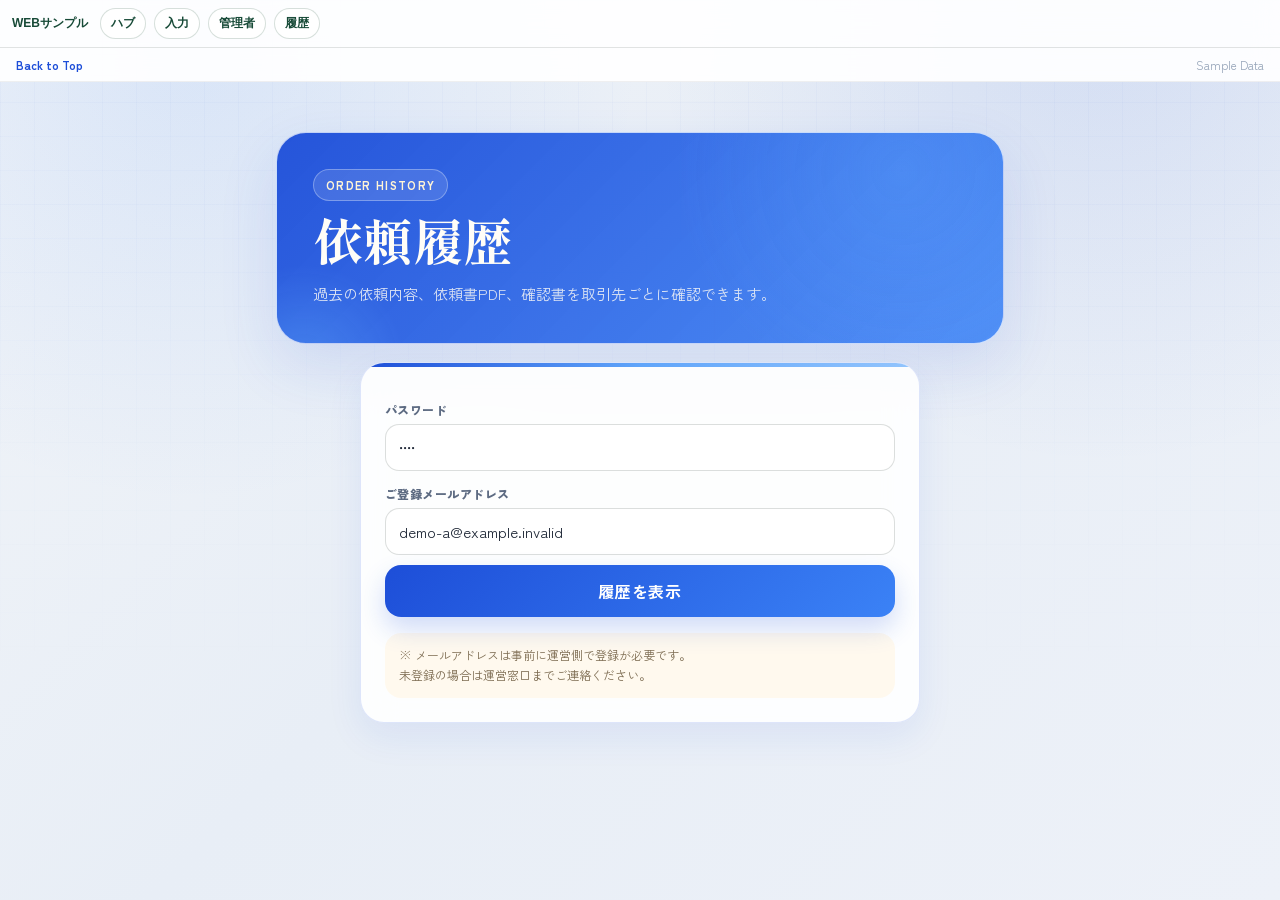
<file: demos/order_system/06_history.html>
<!DOCTYPE html>
<html lang="ja">
<head>
<base target="_top">
<meta charset="UTF-8">
<meta name="viewport" content="width=device-width, initial-scale=1.0">
<title>サンプル入力受付ポータル 依頼履歴</title>
<style>
@import url('https://fonts.googleapis.com/css2?family=Shippori+Mincho:wght@600;700&family=Zen+Kaku+Gothic+New:wght@400;500;700;900&display=swap');
* { box-sizing: border-box; }
body {
  font-family:'Zen Kaku Gothic New','Hiragino Sans','Yu Gothic',sans-serif;
  margin:0; padding:0; background:#f5f7f8; color:#333;
}
.wrap { max-width:640px; margin:0 auto; padding:16px; }
h1 { font-size:20px; margin:8px 0 16px; color:#1d4ed8; }
.card { background:#fff; padding:16px; border-radius:12px;
        box-shadow:0 2px 6px rgba(0,0,0,.08); margin-bottom:12px; }
label { display:block; font-size:13px; margin:10px 0 4px; color:#555; font-weight:600; }
input {
  width:100%; padding:10px; font-size:15px;
  border:1px solid #cfd8dc; border-radius:8px; background:#fff;
  -webkit-appearance:none;
}
input:focus { outline:none; border-color:#1d4ed8; }
button {
  width:100%; padding:14px; font-size:16px; font-weight:bold;
  border:none; border-radius:10px; background:#1d4ed8; color:#fff;
  cursor:pointer;
}
button.secondary { background:#607d8b; padding:10px; font-size:14px; }
.err { color:#c62828; font-size:13px; margin-top:8px; }
.ok { color:#1d4ed8; font-size:14px; margin-top:8px; font-weight:bold; }
.hidden { display:none; }
.partner-info { background:#dbeafe; padding:10px 14px; border-radius:8px;
                font-size:14px; margin-bottom:12px; }
.partner-info b { color:#1d4ed8; }
.order-item { border-left:4px solid #1d4ed8; padding:12px 14px;
              background:#fff; border-radius:0 8px 8px 0;
              box-shadow:0 1px 3px rgba(0,0,0,.06); margin-bottom:10px; }
.order-item .date { font-size:13px; color:#1d4ed8; font-weight:bold; }
.order-item .name { font-size:15px; font-weight:bold; margin:4px 0; }
.order-item .detail { font-size:13px; color:#555; line-height:1.5; }
.order-item .actions { margin-top:8px; display:flex; gap:6px; flex-wrap:wrap; }
.order-item a { display:inline-block; padding:6px 12px; background:#1d4ed8;
                color:#fff; text-decoration:none; border-radius:6px;
                font-size:12px; font-weight:bold; }
.order-item a.delivery { background:#1d4ed8; }
.order-item a.disabled { background:#ccc; pointer-events:none; }
.summary { display:flex; gap:10px; margin-bottom:12px; }
.summary > div { flex:1; background:#dbeafe; padding:10px; border-radius:8px;
                 text-align:center; font-size:13px; }
.summary b { display:block; font-size:18px; color:#1d4ed8; margin-top:4px; }
.empty { text-align:center; padding:40px 20px; color:#777; font-size:14px; }

:root {
  --hist-ink:#1a2332;
  --hist-muted:#5d6b82;
  --hist-deep:#1d4ed8;
  --hist-leaf:#3b82f6;
  --hist-sky:#1d4ed8;
  --hist-fresh:#60a5fa;
  --hist-citrus:#93c5fd;
  --hist-cream:#f1f4f8;
  --hist-card:rgba(255,255,255,.9);
  --hist-line:rgba(29,78,216,.14);
  --hist-shadow:0 22px 60px rgba(29,78,216,.12);
}
html { min-height:100%; }
body {
  min-height:100vh;
  font-family:'Zen Kaku Gothic New','Hiragino Sans','Yu Gothic',sans-serif;
  color:var(--hist-ink);
  background:
    radial-gradient(circle at 15% 6%, rgba(59,130,246,.12), transparent 28rem),
    radial-gradient(circle at 86% 2%, rgba(29,78,216,.1), transparent 28rem),
    linear-gradient(135deg, #f1f4f8 0%, #e8eef6 48%, #edf1f8 100%);
}
body::before {
  content:'';
  position:fixed;
  inset:0;
  pointer-events:none;
  background:
    linear-gradient(rgba(29,78,216,.04) 1px, transparent 1px),
    linear-gradient(90deg, rgba(29,78,216,.04) 1px, transparent 1px);
  background-size:34px 34px;
  mask-image:linear-gradient(to bottom, rgba(0,0,0,.68), transparent 78%);
}
.wrap {
  position:relative;
  z-index:1;
  max-width:760px;
  padding:clamp(18px,4vw,44px) 16px 56px;
}
.history-hero {
  position:relative;
  overflow:hidden;
  margin:6px 0 18px;
  padding:clamp(24px,5vw,36px);
  border:1px solid rgba(255,255,255,.7);
  border-radius:30px;
  background:
    radial-gradient(circle at 86% 18%, rgba(96,165,250,.3), transparent 14rem),
    linear-gradient(135deg, rgba(29,78,216,.96), rgba(59,130,246,.88));
  box-shadow:var(--hist-shadow);
  color:#fffdf7;
}
.history-hero::after {
  content:'';
  position:absolute;
  width:210px;
  height:210px;
  left:-78px;
  bottom:-128px;
  border-radius:999px;
  background:radial-gradient(circle, rgba(96,165,250,.44), transparent 68%);
}
.eyebrow {
  position:relative;
  z-index:1;
  display:inline-flex;
  margin-bottom:12px;
  padding:7px 12px;
  border:1px solid rgba(255,255,255,.3);
  border-radius:999px;
  background:rgba(255,255,255,.12);
  color:#fff4d6;
  font-size:11px;
  font-weight:900;
  letter-spacing:.12em;
  text-transform:uppercase;
}
.history-hero h1 {
  position:relative;
  z-index:1;
  margin:0;
  color:#fffdf7;
  font-family:'Shippori Mincho','Yu Mincho',serif;
  font-size:clamp(31px,8vw,50px);
  line-height:1.06;
}
.hero-copy {
  position:relative;
  z-index:1;
  max-width:560px;
  margin:14px 0 0;
  color:rgba(255,253,247,.82);
  font-size:15px;
  line-height:1.8;
}
.card {
  position:relative;
  overflow:hidden;
  padding:clamp(18px,4vw,24px);
  border:1px solid var(--hist-line);
  border-radius:24px;
  background:var(--hist-card);
  box-shadow:0 14px 36px rgba(29,78,216,.08);
  backdrop-filter:blur(16px);
  animation:riseIn .42s ease both;
}
.card::before {
  content:'';
  position:absolute;
  inset:0 0 auto 0;
  height:4px;
  background:linear-gradient(90deg, var(--hist-sky), var(--hist-fresh), var(--hist-citrus));
}
@keyframes riseIn {
  from { opacity:0; transform:translateY(12px); }
  to { opacity:1; transform:translateY(0); }
}
#loginBox {
  max-width:560px;
  margin:18px auto 12px;
}
label {
  margin:14px 0 6px;
  color:var(--hist-muted);
  font-size:12px;
  font-weight:900;
  letter-spacing:.04em;
}
input {
  min-height:46px;
  padding:12px 13px;
  border:1px solid rgba(33,52,45,.16);
  border-radius:14px;
  background:rgba(255,255,255,.82);
  color:var(--hist-ink);
  font-family:inherit;
  transition:border-color .18s ease, box-shadow .18s ease, background .18s ease;
}
input:focus {
  border-color:rgba(29,78,216,.72);
  box-shadow:0 0 0 4px rgba(59,130,246,.18);
  background:#fff;
}
button {
  min-height:48px;
  border-radius:16px;
  background:linear-gradient(135deg, var(--hist-deep), var(--hist-leaf));
  box-shadow:0 12px 26px rgba(29,78,216,.2);
  font-family:inherit;
  letter-spacing:.04em;
  transition:transform .18s ease, box-shadow .18s ease, filter .18s ease;
}
button:hover {
  transform:translateY(-1px);
  box-shadow:0 16px 34px rgba(29,78,216,.26);
  filter:saturate(1.05);
}
button:active { transform:translateY(0); }
button.secondary {
  background:linear-gradient(135deg, #53656c, #70838b);
}
.help-note {
  margin-top:16px;
  padding:12px 14px;
  border-radius:16px;
  background:rgba(255,248,234,.8);
  color:#7d6c52;
  font-size:12px;
  line-height:1.7;
}
.partner-info {
  border:1px solid rgba(59,130,246,.2);
  border-radius:20px;
  background:linear-gradient(135deg, rgba(219,234,254,.72), rgba(241,244,248,.86));
  color:var(--hist-muted);
  line-height:1.7;
}
.partner-info b { color:var(--hist-deep); }
.summary {
  gap:12px;
}
.summary > div {
  position:relative;
  overflow:hidden;
  border:1px solid rgba(29,78,216,.14);
  border-radius:20px;
  background:rgba(255,255,255,.82);
  color:var(--hist-muted);
  font-weight:800;
}
.summary > div::after {
  content:'';
  position:absolute;
  width:86px;
  height:86px;
  right:-42px;
  top:-48px;
  border-radius:999px;
  background:rgba(59,130,246,.15);
}
.summary b {
  color:var(--hist-deep);
  font-size:24px;
}
.history-tools {
  display:flex;
  gap:8px;
  margin-bottom:12px;
}
.logout-btn {
  width:auto !important;
  padding:10px 15px !important;
  white-space:nowrap;
}
.order-item {
  position:relative;
  overflow:hidden;
  margin-bottom:12px;
  padding:16px 18px;
  border:1px solid var(--hist-line);
  border-left:0;
  border-radius:20px;
  background:rgba(255,255,255,.9);
  box-shadow:0 12px 30px rgba(29,78,216,.08);
}
.order-item::before {
  content:'';
  position:absolute;
  inset:0 auto 0 0;
  width:5px;
  background:linear-gradient(180deg, var(--hist-citrus), var(--hist-fresh), var(--hist-sky));
}
.order-item .date {
  color:var(--hist-sky);
  font-size:12px;
  letter-spacing:.06em;
}
.order-item .name {
  color:var(--hist-ink);
  font-size:17px;
}
.order-item .detail {
  color:#53665b;
  line-height:1.75;
}
.order-item .actions {
  gap:8px;
  margin-top:12px;
}
.order-item a {
  border-radius:999px;
  background:linear-gradient(135deg, var(--hist-deep), #3b82f6);
  box-shadow:0 8px 18px rgba(29,78,216,.16);
}
.order-item a.delivery {
  background:linear-gradient(135deg, var(--hist-deep), var(--hist-leaf));
}
.order-item a.disabled {
  background:#c8d0ca;
  box-shadow:none;
}
.empty {
  border:1px dashed rgba(29,78,216,.18);
  border-radius:20px;
  background:rgba(255,255,255,.62);
  color:var(--hist-muted);
}
.err { color:#b42318; line-height:1.6; }
.ok { color:var(--hist-deep); line-height:1.6; }
.hidden { display:none !important; }
@media (max-width:640px) {
  .history-hero { border-radius:24px; }
  .summary { flex-direction:column; }
  .history-tools { flex-direction:column; }
  .logout-btn { width:100% !important; }
}
</style>
</head>
<body>
<div style="position:sticky;top:0;z-index:99;padding:8px 16px;background:rgba(255,255,255,.92);backdrop-filter:blur(12px);border-bottom:1px solid rgba(0,0,0,.06);font-size:12px;display:flex;justify-content:space-between;align-items:center">
  <a href="../../" style="color:#1d4ed8;text-decoration:none;font-weight:700">Back to Top</a>
  <span style="color:#94a3b8">Sample Data</span>
</div>
<div class="wrap">
  <header class="history-hero">
    <div class="eyebrow">Order History</div>
    <h1>依頼履歴</h1>
    <p class="hero-copy">過去の依頼内容、依頼書PDF、確認書を取引先ごとに確認できます。</p>
  </header>

  <!-- ログイン -->
  <div id="loginBox" class="card">
    <label>パスワード</label>
    <input type="password" id="pw" placeholder="配布されたパスワードを入力">
    <label>ご登録メールアドレス</label>
    <input type="email" id="email" placeholder="demo@example.invalid">
    <div style="height:10px"></div>
    <button onclick="login()">履歴を表示</button>
    <div id="loginErr" class="err"></div>
    <div class="help-note">
      ※ メールアドレスは事前に運営側で登録が必要です。<br>
      未登録の場合は運営窓口までご連絡ください。
    </div>
  </div>

  <!-- 履歴表示 -->
  <div id="historyBox" class="hidden">
    <div class="partner-info" id="partnerInfo"></div>

    <div class="summary">
      <div>総依頼件数<b id="sumCount">0</b></div>
      <div>総成果<b id="sumTotal">¥0</b></div>
    </div>

    <div class="history-tools">
      <input type="text" id="searchBox" placeholder="🔍 件名・商品で絞り込み" oninput="renderList()">
      <button onclick="logout()" class="secondary logout-btn">ログアウト</button>
    </div>

    <div id="listBox"></div>
  </div>
</div>

<script src="mock-api.js"></script>
<script>
let PW='';
let EMAIL='';
let DATA=[];
let PARTNER=null;

function login(){
  PW = document.getElementById('pw').value;
  EMAIL = document.getElementById('email').value.trim();
  if (!PW || !EMAIL) {
    document.getElementById('loginErr').textContent = 'パスワードとメールアドレスの両方を入力してください';
    return;
  }
  document.getElementById('loginErr').textContent = '読み込み中...';
  google.script.run
    .withSuccessHandler(onHistory)
    .withFailureHandler(e=>document.getElementById('loginErr').textContent='エラー: '+e.message)
    .getPartnerHistory(PW, EMAIL);
}

function onHistory(res){
  if (!res.ok) {
    document.getElementById('loginErr').textContent = res.error || '認証エラー';
    return;
  }
  DATA = res.data || [];
  PARTNER = res.partner;
  document.getElementById('loginBox').classList.add('hidden');
  document.getElementById('historyBox').classList.remove('hidden');
  document.getElementById('partnerInfo').innerHTML =
    '<b>' + esc(PARTNER.company) + '</b>'
    + (PARTNER.contact ? ' / ' + esc(PARTNER.contact) + ' 様' : '')
    + '<br><span style="font-size:12px; color:#555;">' + esc(PARTNER.email) + '</span>';
  renderList();
}

function renderList(){
  const keyword = document.getElementById('searchBox').value.toLowerCase();
  const filtered = DATA.filter(o=>{
    if (o.status==='キャンセル') return false;
    if (keyword && !(o.clientName||'').toLowerCase().includes(keyword)
               && !(o.crop||'').toLowerCase().includes(keyword)) return false;
    return true;
  });

  let total = 0;
  filtered.forEach(o=> total += Number(o.amount)||0);
  document.getElementById('sumCount').textContent = filtered.length;
  document.getElementById('sumTotal').textContent = '¥' + total.toLocaleString();

  const box = document.getElementById('listBox');
  if (filtered.length===0) {
    box.innerHTML = '<div class="empty">該当する依頼がありません</div>';
    return;
  }
  box.innerHTML = filtered.map(o=>{
    const pdfBtn = o.orderFileUrl
      ? `<a href="${o.orderFileUrl}" target="_blank">📄 依頼書PDF</a>`
      : '<a class="disabled">📄 PDF未発行</a>';
    const delBtn = o.deliveryFileUrl
      ? `<a class="delivery" href="${o.deliveryFileUrl}" target="_blank">📨 確認書</a>`
      : '';
    return `
      <div class="order-item">
        <div class="date">${o.eventDate || '日時未定'}</div>
        <div class="name">${esc(o.clientName)}</div>
        <div class="detail">
          ${esc(o.crop)}（${esc(o.style)}）/ ${o.qty||0}セット / ${o.pieces||0}明細<br>
          金額（税込）: <b>¥${(Number(o.amount)||0).toLocaleString()}</b><br>
          ${o.loadTime ? '積込: ' + esc(o.loadTime) : ''}
          ${o.unloadTime ? ' / 荷下ろし: ' + esc(o.unloadTime) : ''}
          ${o.note ? '<br>備考: ' + esc(o.note) : ''}
        </div>
        <div class="actions">${pdfBtn} ${delBtn}</div>
      </div>
    `;
  }).join('');
}

function logout(){
  PW=''; EMAIL=''; DATA=[]; PARTNER=null;
  document.getElementById('pw').value='';
  document.getElementById('email').value='';
  document.getElementById('historyBox').classList.add('hidden');
  document.getElementById('loginBox').classList.remove('hidden');
  document.getElementById('loginErr').textContent='';
}

function esc(s){
  return (s==null?'':String(s)).replace(/[<>&"]/g,c=>({'<':'&lt;','>':'&gt;','&':'&amp;','"':'&quot;'}[c]));
}
</script>
</body>
</html>
</file>
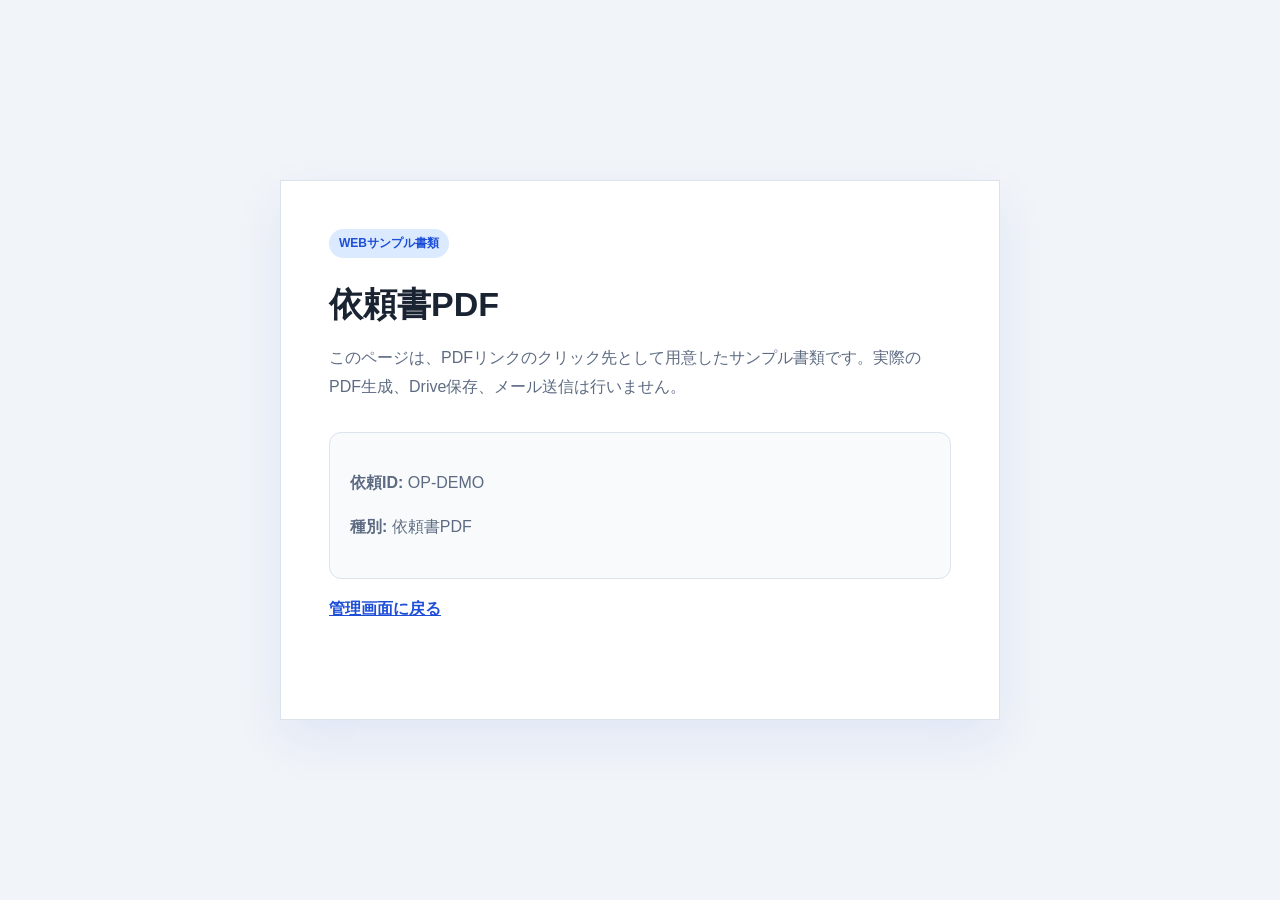
<file: demos/order_system/sample_document.html>
<!DOCTYPE html>
<html lang="ja">
<head>
<meta charset="UTF-8">
<meta name="viewport" content="width=device-width, initial-scale=1.0">
<title>サンプル書類</title>
<style>
* { box-sizing: border-box; }
body {
  min-height: 100vh;
  margin: 0;
  display: grid;
  place-items: center;
  padding: 24px;
  font-family: -apple-system, BlinkMacSystemFont, "Hiragino Sans", "Yu Gothic", sans-serif;
  background: #f1f4f8;
  color: #1a2332;
}
.paper {
  width: min(720px, 100%);
  min-height: 540px;
  padding: 48px;
  border: 1px solid #dce3ed;
  background: #fff;
  box-shadow: 0 20px 48px rgba(29,78,216,.08);
}
.label {
  display: inline-flex;
  padding: 6px 10px;
  border-radius: 999px;
  background: #dbeafe;
  color: #1d4ed8;
  font-size: 12px;
  font-weight: 800;
}
h1 { margin: 24px 0 8px; font-size: 34px; }
p { color: #5d6b82; line-height: 1.8; }
.box {
  margin-top: 30px;
  padding: 20px;
  border: 1px solid #dce3ed;
  border-radius: 12px;
  background: #f8fafc;
}
a { color: #1d4ed8; font-weight: 800; }
</style>
</head>
<body>
<main class="paper">
  <div class="label">WEBサンプル書類</div>
  <h1 id="title">依頼書PDF</h1>
  <p>このページは、PDFリンクのクリック先として用意したサンプル書類です。実際のPDF生成、Drive保存、メール送信は行いません。</p>
  <div class="box">
  <p><b>依頼ID:</b> <span id="orderId"></span></p>
    <p><b>種別:</b> <span id="docType"></span></p>
  </div>
  <p><a href="05_admin.html">管理画面に戻る</a></p>
</main>
<script>
const params = new URLSearchParams(window.location.search);
const type = params.get('type') === 'delivery' ? '確認書' : '依頼書PDF';
document.getElementById('title').textContent = type;
document.getElementById('docType').textContent = type;
document.getElementById('orderId').textContent = params.get('id') || 'OP-DEMO';
</script>
</body>
</html>
</file>
<file: demos/tokens.css>
/* ── Shared Design Tokens ──
   All demos import this file for consistent look & feel.
   Individual demos may override variables if needed.        */

:root {
  /* Text */
  --ink: #1a2332;
  --muted: #5d6b82;
  --subtle: #8896a8;

  /* Surfaces */
  --paper: #ffffff;
  --soft: #f8fafb;
  --bg: #f1f4f8;

  /* Borders */
  --line: #dce3ed;
  --line-strong: #aeb8c8;

  /* Accent — corporate blue (Imada-inspired) */
  --accent: #1d4ed8;
  --accent-hover: #1e40af;
  --accent-soft: #eff4ff;
  --accent-border: #bfdbfe;

  /* Semantic */
  --teal: #0f766e;
  --green: #15803d;
  --amber: #b45309;
  --red: #be123c;
  --teal-soft: #ecfdf3;
  --green-soft: #ecfdf5;
  --amber-soft: #fff7ed;
  --red-soft: #fff1f2;

  /* Elevation */
  --shadow: 0 4px 24px rgba(23, 32, 51, 0.07);
  --shadow-hover: 0 8px 32px rgba(23, 32, 51, 0.11);
  --shadow-soft: 0 2px 12px rgba(23, 32, 51, 0.05);

  /* Shape */
  --radius: 8px;
  --radius-lg: 12px;
  --radius-pill: 999px;

  /* Typography */
  --font: -apple-system, BlinkMacSystemFont, "Segoe UI",
    "Hiragino Kaku Gothic ProN", "Yu Gothic", Meiryo, sans-serif;
  --mono: "SF Mono", Menlo, Consolas, monospace;
}

/* ── Shared base reset ── */
*, *::before, *::after { box-sizing: border-box; }
body {
  margin: 0;
  color: var(--ink);
  background: var(--bg);
  font-family: var(--font);
  line-height: 1.6;
  -webkit-font-smoothing: antialiased;
}
h1, h2, h3, h4, p { margin: 0; }
a { color: inherit; }
button, input, select, textarea { font: inherit; }
button { cursor: pointer; }

/* ── Shared global nav bar ── */
.g-nav {
  position: sticky;
  top: 0;
  z-index: 50;
  border-bottom: 1px solid rgba(220, 227, 237, 0.9);
  background: rgba(255, 255, 255, 0.92);
  backdrop-filter: blur(18px);
  -webkit-backdrop-filter: blur(18px);
}
.g-nav-inner {
  display: flex;
  min-height: 56px;
  align-items: center;
  justify-content: space-between;
  gap: 16px;
  width: min(1200px, calc(100% - 32px));
  margin: 0 auto;
}
.g-brand {
  display: flex;
  align-items: center;
  gap: 10px;
  font-weight: 800;
  font-size: 14px;
  text-decoration: none;
  color: var(--ink);
}
.g-brand-mark {
  display: grid;
  width: 32px;
  height: 32px;
  place-items: center;
  border-radius: var(--radius);
  background: var(--accent);
  color: #fff;
  font-size: 12px;
  font-weight: 900;
}
.g-back {
  display: inline-flex;
  align-items: center;
  gap: 6px;
  padding: 6px 14px;
  border: 1px solid var(--line);
  border-radius: var(--radius);
  background: var(--paper);
  color: var(--muted);
  font-size: 13px;
  font-weight: 700;
  text-decoration: none;
  transition: border-color 0.15s, color 0.15s;
}
.g-back:hover {
  border-color: var(--accent);
  color: var(--accent);
}

/* ── Shared footer ── */
.g-footer {
  padding: 28px 0 36px;
  color: var(--subtle);
  font-size: 12px;
  text-align: center;
  letter-spacing: 0.02em;
}
</file>
<file: demos/admin_standardization/styles.css>
:root {
  --bg: #f1f4f8;
  --sidebar: #1a2332;
  --sidebar-soft: #243044;
  --surface: #ffffff;
  --surface-soft: #f8fafb;
  --text: #1a2332;
  --muted: #5d6b82;
  --line: #dce3ed;
  --line-strong: #aeb8c8;
  --blue: #1d4ed8;
  --teal: #1d4ed8;
  --green: #15803d;
  --amber: #b45309;
  --red: #be123c;
  --guide-bg: #eff4ff;
  --guide-border: #bfdbfe;
  --guide-accent: #1d4ed8;
  --tips-bg: #f8fafb;
  --work-head: #ffffff;
  --result-bg: #f8fbff;
  --result-head: #eff4ff;
  --result-border: #bfdbfe;
  --shadow: 0 4px 24px rgba(23, 32, 51, 0.07);
  --shadow-soft: 0 2px 12px rgba(23, 32, 51, 0.05);
}

* {
  box-sizing: border-box;
}

body {
  margin: 0;
  overflow-x: hidden;
  background: var(--bg);
  color: var(--text);
  font-family:
    -apple-system, BlinkMacSystemFont, "Segoe UI", "Hiragino Kaku Gothic ProN",
    "Yu Gothic", Meiryo, sans-serif;
  line-height: 1.5;
}

button,
input,
select,
textarea {
  font: inherit;
}

button {
  cursor: pointer;
}

button:disabled {
  cursor: not-allowed;
  opacity: 0.56;
}

svg {
  width: 18px;
  height: 18px;
  flex: 0 0 auto;
  fill: none;
  stroke: currentColor;
  stroke-linecap: round;
  stroke-linejoin: round;
  stroke-width: 2;
}

.app {
  display: grid;
  grid-template-columns: 270px minmax(0, 1fr);
  min-height: 100vh;
}

.sidebar {
  position: sticky;
  top: 0;
  display: flex;
  flex-direction: column;
  gap: 22px;
  min-width: 0;
  height: 100vh;
  padding: 20px;
  background: var(--sidebar);
  color: #ffffff;
}

.brand {
  display: flex;
  align-items: center;
  gap: 12px;
}

.brand-mark {
  display: inline-grid;
  place-items: center;
  width: 38px;
  height: 38px;
  border-radius: 8px;
  background: #39b7a8;
  color: #ffffff;
  font-weight: 900;
}

.brand p,
.brand strong,
.topbar h1,
.topbar p,
.panel-head h2,
.panel-head p {
  margin: 0;
}

.brand p {
  color: #9adbd3;
  font-size: 12px;
  font-weight: 800;
}

.brand strong {
  display: block;
  font-size: 16px;
}

.nav {
  display: grid;
  gap: 8px;
}

.nav-item {
  display: flex;
  align-items: center;
  justify-content: flex-start;
  gap: 10px;
  min-height: 44px;
  padding: 10px 12px;
  border: 1px solid transparent;
  border-radius: 8px;
  background: transparent;
  color: #d9e5f7;
  font-size: 14px;
  font-weight: 800;
  text-align: left;
}

.nav-item:hover,
.nav-item.is-active {
  border-color: rgba(255, 255, 255, 0.12);
  background: var(--sidebar-soft);
  color: #ffffff;
}

.side-note {
  margin-top: auto;
  padding: 14px;
  border: 1px solid rgba(255, 255, 255, 0.12);
  border-radius: 8px;
  background: rgba(255, 255, 255, 0.06);
}

.side-note strong {
  display: block;
  margin-bottom: 8px;
  font-size: 13px;
}

.side-note p {
  margin: 0;
  color: #c4d1e4;
  font-size: 13px;
  overflow-wrap: anywhere;
}

.main {
  min-width: 0;
  padding: 22px;
}

.topbar,
.panel,
.screen-guide,
.briefing-panel {
  border-radius: 8px;
}

.panel {
  box-shadow: var(--shadow);
}

.topbar {
  display: flex;
  align-items: center;
  justify-content: space-between;
  gap: 16px;
  padding: 0 0 18px;
  border-bottom: 1px solid var(--line);
  border-radius: 0;
  background: transparent;
}

.topbar > div {
  min-width: 0;
}

.topbar h1 {
  font-size: 24px;
  line-height: 1.3;
}

.topbar p {
  margin-top: 4px;
  color: var(--muted);
  font-size: 14px;
  overflow-wrap: anywhere;
}

.screen-guide {
  display: grid;
  grid-template-columns: minmax(0, 1fr) minmax(250px, 0.44fr);
  gap: 14px;
  align-items: stretch;
  margin: 14px 0 18px;
  padding: 14px 16px;
  border: 1px solid var(--guide-border);
  border-left: 5px solid var(--guide-accent);
  background: var(--guide-bg);
}

.guide-copy,
.guide-support {
  min-width: 0;
}

.guide-label {
  display: inline-flex;
  align-items: center;
  min-height: 24px;
  padding: 3px 8px;
  border: 1px solid #bae6fd;
  border-radius: 6px;
  background: #ffffff;
  color: #075985;
  font-size: 12px;
  font-weight: 900;
}

.guide-copy h2 {
  margin: 8px 0 5px;
  font-size: 17px;
  line-height: 1.35;
  overflow-wrap: anywhere;
}

.guide-copy p {
  margin: 0 0 6px;
  color: #475467;
  font-size: 13px;
  overflow-wrap: anywhere;
}

.guide-copy p:last-child {
  margin-bottom: 0;
}

.guide-next {
  margin-top: 8px !important;
  padding: 8px 10px;
  border: 1px solid #bfdbfe;
  border-left: 4px solid var(--blue);
  border-radius: 8px;
  background: #ffffff;
  color: #0f172a !important;
  font-weight: 900;
}

.guide-support {
  align-self: stretch;
  padding: 12px 14px;
  border: 1px dashed #cbd5e1;
  border-left: 3px solid var(--teal);
  border-radius: 8px;
  background: var(--tips-bg);
}

.guide-support span {
  display: inline-flex;
  align-items: center;
  min-height: 22px;
  margin-bottom: 10px;
  padding: 2px 7px;
  border-radius: 999px;
  background: #ccfbf1;
  color: #115e59;
  font-size: 12px;
  font-weight: 900;
}

.guide-support ul {
  display: grid;
  gap: 7px;
  margin: 0;
  padding-left: 18px;
  color: #344054;
  font-size: 12px;
  font-weight: 700;
}

.guide-support li::marker {
  color: var(--teal);
}

.view {
  display: none;
}

.view.is-visible {
  display: block;
  min-height: 62vh;
}

.two-col {
  display: grid;
  grid-template-columns: minmax(300px, 430px) minmax(0, 1fr);
  gap: 16px;
  align-items: start;
}

.panel {
  min-width: 0;
  overflow: hidden;
  border: 1px solid var(--line);
  background: var(--surface);
  transition:
    box-shadow 160ms ease,
    border-color 160ms ease;
}

.work-panel {
  border-color: #b7c4d6;
  border-top: 4px solid var(--blue);
  background: #ffffff;
}

.output-panel {
  border-color: var(--result-border);
  border-top: 4px solid var(--teal);
  background: var(--result-bg);
  box-shadow: var(--shadow-soft);
}

.board-panel {
  border-top-color: var(--teal);
}

.panel.is-updated {
  border-color: #93c5fd;
  box-shadow:
    0 0 0 3px rgba(37, 99, 235, 0.16),
    var(--shadow);
}

.panel-head {
  display: grid;
  gap: 5px;
  padding: 14px 18px 15px;
  border-bottom: 1px solid var(--line);
  background: var(--work-head);
}

.output-panel .panel-head {
  border-bottom-color: var(--result-border);
  background: var(--result-head);
}

.area-kicker {
  display: inline-flex;
  align-items: center;
  width: max-content;
  min-height: 22px;
  padding: 2px 8px;
  border-radius: 999px;
  font-size: 11px;
  font-weight: 900;
  line-height: 1.2;
}

.work-kicker {
  border: 1px solid #bae6fd;
  background: #e0f2fe;
  color: #075985;
}

.output-kicker {
  border: 1px solid #99f6e4;
  background: #ccfbf1;
  color: #115e59;
}

.guide-kicker {
  border: 1px solid #bfdbfe;
  background: #ffffff;
  color: #075985;
}

.panel-head h2 {
  font-size: 18px;
  line-height: 1.35;
}

.panel-head p {
  margin-top: 4px;
  color: var(--muted);
  font-size: 13px;
}

.form-grid {
  display: grid;
  grid-template-columns: repeat(2, minmax(0, 1fr));
  gap: 12px;
  padding: 16px 18px 0;
}

label,
.full-label {
  display: grid;
  gap: 6px;
  color: #344054;
  font-size: 13px;
  font-weight: 800;
}

.full-label {
  margin: 12px 18px 0;
}

input,
select,
textarea {
  width: 100%;
  border: 1px solid var(--line-strong);
  border-radius: 8px;
  background: #ffffff;
  color: var(--text);
  outline: none;
  font-size: 14px;
}

input,
select {
  min-height: 40px;
  padding: 8px 10px;
}

textarea {
  padding: 10px;
  resize: vertical;
}

input:focus,
select:focus,
textarea:focus {
  border-color: var(--blue);
  box-shadow: 0 0 0 3px rgba(37, 99, 235, 0.14);
}

.primary-button,
.ghost-button,
.chip {
  display: inline-flex;
  align-items: center;
  justify-content: center;
  gap: 8px;
  min-height: 40px;
  border-radius: 8px;
  font-size: 14px;
  font-weight: 800;
  transition:
    transform 140ms ease,
    background 140ms ease,
    border-color 140ms ease;
}

.primary-button {
  margin: 16px 18px 18px;
  padding: 8px 14px;
  border: 1px solid var(--blue);
  background: var(--blue);
  color: #ffffff;
}

.primary-button.small {
  margin: 0;
}

.ghost-button {
  padding: 8px 12px;
  border: 1px solid var(--line-strong);
  background: #ffffff;
  color: var(--text);
}

.primary-button:hover,
.ghost-button:hover,
.chip:hover {
  transform: translateY(-1px);
}

.primary-button:focus-visible,
.ghost-button:focus-visible,
.chip:focus-visible,
.nav-item:focus-visible {
  outline: 3px solid rgba(3, 105, 161, 0.26);
  outline-offset: 2px;
}

.primary-button:disabled:hover,
.ghost-button:disabled:hover,
.chip:disabled:hover {
  transform: none;
}

.result-panel {
  min-height: 62vh;
}

.briefing-panel {
  border: 1px solid var(--guide-border);
  border-left: 5px solid var(--guide-accent);
  background: #f8fbff;
}

.presentation-panel {
  display: grid;
  grid-template-columns: minmax(0, 0.8fr) minmax(0, 1.2fr);
  gap: 18px;
  align-items: stretch;
  margin-bottom: 16px;
  padding: 18px;
}

.presentation-copy h2 {
  margin: 8px 0;
  font-size: 20px;
  line-height: 1.35;
}

.presentation-copy p {
  margin: 0;
  color: #475467;
  font-size: 14px;
}

.concept-grid {
  display: grid;
  grid-template-columns: repeat(3, minmax(0, 1fr));
  gap: 10px;
}

.concept-step {
  padding: 13px;
  border: 1px solid #dbeafe;
  border-left: 3px solid var(--blue);
  border-radius: 8px;
  background: #ffffff;
}

.concept-step span {
  display: inline-grid;
  place-items: center;
  width: 24px;
  height: 24px;
  margin-bottom: 8px;
  border-radius: 50%;
  background: #dbeafe;
  color: var(--blue);
  font-size: 12px;
  font-weight: 900;
}

.concept-step strong {
  display: block;
  margin-bottom: 4px;
}

.concept-step p {
  margin: 0;
  color: var(--muted);
  font-size: 12px;
}

.pattern-preview {
  margin: 12px 18px 0;
}

.pattern-card {
  padding: 13px;
  border: 1px dashed #cbd5e1;
  border-left: 3px solid var(--blue);
  border-radius: 8px;
  background: #f8fafc;
}

.pattern-card strong {
  display: block;
  margin-bottom: 4px;
  color: #1e3a8a;
}

.pattern-card p {
  margin: 0 0 10px;
  color: #344054;
  font-size: 13px;
}

.pattern-card dl {
  display: grid;
  gap: 8px;
  margin: 0;
}

.pattern-card dl div {
  display: grid;
  grid-template-columns: 72px minmax(0, 1fr);
  gap: 8px;
}

.pattern-card dt {
  color: #475467;
  font-size: 12px;
  font-weight: 900;
}

.pattern-card dd {
  min-width: 0;
  margin: 0;
  color: #0f172a;
  font-size: 12px;
  font-weight: 800;
  overflow-wrap: anywhere;
}

.ai-note {
  padding: 13px;
  border: 1px solid #d8b4fe;
  border-left: 3px solid #7e22ce;
  border-radius: 8px;
  background: #faf5ff;
}

.ai-note strong {
  display: block;
  margin-bottom: 4px;
  color: #4c1d95;
}

.ai-note p {
  margin: 0;
  color: #344054;
  font-size: 13px;
}

.output-meta {
  display: grid;
  grid-template-columns: repeat(2, minmax(0, 1fr));
  gap: 10px;
  margin-top: 14px;
}

.output-meta div {
  padding: 12px;
  border: 1px solid var(--result-border);
  border-radius: 8px;
  background: #ffffff;
}

.output-meta span {
  display: block;
  color: var(--muted);
  font-size: 12px;
  font-weight: 900;
}

.output-meta strong {
  display: block;
  margin-top: 4px;
  overflow-wrap: anywhere;
}

.material-grid {
  display: flex;
  flex-wrap: wrap;
  gap: 8px;
}

.material-grid span {
  display: inline-flex;
  align-items: center;
  min-height: 28px;
  padding: 4px 9px;
  border: 1px solid #99f6e4;
  border-radius: 999px;
  background: #f0fdfa;
  color: #0f766e;
  font-size: 12px;
  font-weight: 900;
}

.result-status {
  margin: 14px 18px 0;
  padding: 9px 12px;
  border: 1px solid #bfdbfe;
  border-left: 4px solid var(--blue);
  border-radius: 8px;
  background: #ffffff;
  color: #1e3a8a;
  font-size: 13px;
  font-weight: 900;
  overflow-wrap: anywhere;
}

.result-status.is-idle {
  border-color: #e5e7eb;
  border-left-color: #94a3b8;
  background: #ffffff;
  color: #475467;
}

.result-status.is-updated {
  border-color: #bbf7d0;
  border-left-color: var(--green);
  background: #f0fdf4;
  color: #166534;
}

.result-status.is-warning {
  border-color: #fde68a;
  border-left-color: var(--amber);
  background: #fffbeb;
  color: #92400e;
}

.result-card,
.doc-card,
.check-summary {
  margin: 16px 18px 18px;
  padding: 16px;
  border: 1px solid var(--result-border);
  border-radius: 8px;
  background: #ffffff;
}

.empty-card {
  margin: 16px 18px 18px;
  padding: 18px;
  border: 1px dashed var(--line-strong);
  border-radius: 8px;
  background: rgba(255, 255, 255, 0.72);
  color: #475467;
}

.empty-card strong,
.empty-state strong {
  display: block;
  margin-bottom: 6px;
  color: var(--text);
}

.empty-card p,
.empty-state p {
  margin: 0;
}

.empty-state {
  color: #475467;
}

.result-grid {
  display: grid;
  grid-template-columns: repeat(3, minmax(0, 1fr));
  gap: 10px;
  margin-bottom: 16px;
}

.mini-metric {
  padding: 12px;
  border: 1px solid var(--line);
  border-radius: 8px;
  background: #ffffff;
}

.mini-metric span {
  display: block;
  color: var(--muted);
  font-size: 12px;
  font-weight: 800;
}

.mini-metric strong {
  display: block;
  margin-top: 4px;
  font-size: 18px;
}

.priority-high {
  color: var(--red);
}

.priority-medium {
  color: var(--amber);
}

.priority-low {
  color: var(--green);
}

.section-title {
  margin: 18px 0 8px;
  color: var(--text);
  font-size: 14px;
}

.plain-list {
  margin: 0;
  padding-left: 20px;
}

.plain-list li {
  margin-bottom: 8px;
}

.mail-box,
.answer-box {
  margin-top: 14px;
  padding: 14px;
  border: 1px solid var(--line);
  border-radius: 8px;
  background: #ffffff;
  color: #344054;
  white-space: pre-wrap;
}

.checklist {
  display: grid;
  gap: 10px;
  padding: 16px 18px 18px;
}

.check-item {
  display: flex;
  align-items: center;
  gap: 10px;
  padding: 12px;
  border: 1px solid var(--line);
  border-radius: 8px;
  background: #ffffff;
}

.check-item input {
  width: 18px;
  min-height: 18px;
  accent-color: var(--blue);
}

.score {
  display: grid;
  place-items: center;
  width: 104px;
  height: 104px;
  margin-bottom: 16px;
  border-radius: 50%;
  color: #ffffff;
  font-size: 24px;
  font-weight: 900;
}

.score.ok {
  background: var(--green);
}

.score.warn {
  background: var(--amber);
}

.score.bad {
  background: var(--red);
}

.doc-card h3,
.answer-box h3 {
  margin-top: 0;
}

.manual-meta {
  display: grid;
  gap: 8px;
  margin: 12px 0 18px;
  padding: 12px;
  border: 1px solid var(--line);
  border-radius: 8px;
  background: #ffffff;
}

.knowledge-hit {
  margin: 0 0 10px;
  padding: 12px;
  border: 1px solid var(--line);
  border-radius: 8px;
  background: #ffffff;
}

.knowledge-hit strong {
  display: block;
  margin-bottom: 4px;
}

.knowledge-hit span {
  color: var(--muted);
  font-size: 13px;
}

.board-head {
  display: flex;
  align-items: center;
  justify-content: space-between;
  gap: 12px;
}

.board-filter {
  display: flex;
  flex-wrap: wrap;
  gap: 8px;
  padding: 14px 18px;
  border-bottom: 1px solid var(--line);
}

.chip {
  padding: 6px 12px;
  border: 1px solid var(--line-strong);
  background: #ffffff;
  color: var(--text);
}

.chip.is-active {
  background: var(--sidebar);
  color: #ffffff;
}

.table-wrap {
  max-height: 590px;
  overflow: auto;
}

.table-hint {
  margin: 12px 18px 0;
  color: var(--muted);
  font-size: 13px;
  font-weight: 900;
}

table {
  width: 100%;
  min-width: 960px;
  border-collapse: collapse;
  font-size: 13px;
}

caption {
  position: absolute;
  width: 1px;
  height: 1px;
  overflow: hidden;
  clip: rect(0 0 0 0);
}

thead {
  position: sticky;
  top: 0;
  z-index: 1;
}

th {
  background: #eef3f8;
  color: #344054;
  text-align: left;
  white-space: nowrap;
}

td,
th {
  padding: 11px 12px;
  border-bottom: 1px solid var(--line);
}

.status-badge {
  display: inline-flex;
  align-items: center;
  min-height: 24px;
  padding: 2px 8px;
  border-radius: 999px;
  font-size: 12px;
  font-weight: 900;
  white-space: nowrap;
}

.status-wait {
  background: #fef3c7;
  color: var(--amber);
}

.status-work {
  background: #dbeafe;
  color: var(--blue);
}

.status-return {
  background: #ffe4e6;
  color: var(--red);
}

.status-done {
  background: #dcfce7;
  color: var(--green);
}

.due-soon {
  color: var(--red);
  font-weight: 900;
}

.toast {
  position: fixed;
  left: 50%;
  right: auto;
  bottom: 22px;
  width: max-content;
  max-width: min(560px, calc(100vw - 24px));
  padding: 12px 16px;
  border: 1px solid rgba(255, 255, 255, 0.16);
  border-radius: 8px;
  background: #0b1220;
  color: #ffffff;
  font-size: 14px;
  font-weight: 800;
  line-height: 1.45;
  box-shadow: 0 18px 42px rgba(15, 23, 42, 0.28);
  opacity: 0;
  pointer-events: none;
  transform: translate(-50%, 12px);
  transition:
    opacity 160ms ease,
    transform 160ms ease;
}

.toast.is-visible {
  opacity: 1;
  transform: translate(-50%, 0);
}

@media (max-width: 1060px) {
  .app {
    grid-template-columns: 1fr;
  }

  .sidebar {
    position: static;
    height: auto;
  }

  .nav {
    grid-template-columns: repeat(auto-fit, minmax(132px, 1fr));
  }

  .nav-item {
    justify-content: center;
  }

  .side-note {
    margin-top: 0;
  }

  .screen-guide,
  .two-col,
  .presentation-panel {
    grid-template-columns: 1fr;
  }

  .concept-grid {
    grid-template-columns: repeat(3, minmax(150px, 1fr));
    overflow-x: auto;
    padding-bottom: 2px;
  }
}

@media (max-width: 680px) {
  .main,
  .sidebar {
    padding: 12px;
  }

  .topbar,
  .board-head {
    align-items: stretch;
    flex-direction: column;
  }

  .topbar {
    gap: 10px;
    padding-bottom: 12px;
  }

  .topbar h1 {
    font-size: 19px;
    overflow-wrap: anywhere;
    word-break: break-all;
  }

  .topbar p {
    overflow-wrap: anywhere;
    word-break: break-all;
  }

  .form-grid,
  .result-grid,
  .output-meta {
    grid-template-columns: 1fr;
  }

  .presentation-panel {
    padding: 14px 12px;
  }

  .presentation-copy h2 {
    font-size: 18px;
    word-break: break-all;
  }

  .concept-grid {
    grid-template-columns: 1fr;
    overflow: visible;
  }

  .nav {
    display: grid;
    grid-template-columns: repeat(2, minmax(0, 1fr));
    gap: 8px;
    overflow: visible;
  }

  .nav-item {
    min-width: 0;
    justify-content: flex-start;
    padding: 10px;
  }

  .side-note {
    display: none;
  }

  .screen-guide {
    display: block;
    margin: 10px 0 12px;
    padding: 10px 12px;
  }

  .guide-copy h2 {
    font-size: 15px;
    word-break: break-all;
  }

  .guide-copy p {
    font-size: 12px;
    word-break: break-all;
  }

  #guideScene {
    display: none;
  }

  .guide-next {
    padding: 7px 9px;
  }

  .guide-support {
    margin-top: 10px;
    padding: 8px 10px;
  }

  .guide-support ul {
    display: flex;
    flex-wrap: wrap;
    gap: 6px;
    padding-left: 0;
    list-style: none;
  }

  .guide-support li {
    padding: 2px 7px;
    border: 1px solid #ccfbf1;
    border-radius: 999px;
    background: #ffffff;
  }

  .full-label,
  .pattern-preview,
  .result-card,
  .doc-card,
  .check-summary,
  .empty-card,
  .result-status,
  .primary-button {
    margin-left: 12px;
    margin-right: 12px;
  }

  .panel-head,
  .checklist,
  .board-filter {
    padding-left: 12px;
    padding-right: 12px;
  }
}

@media (max-width: 520px) {
  .sidebar,
  .main {
    width: 100%;
    max-width: min(100%, 390px);
  }

  .topbar p,
  .guide-support {
    display: none;
  }

  .topbar,
  .screen-guide,
  .briefing-panel,
  .panel {
    width: 100%;
    max-width: min(100%, 366px);
  }
}
</file>
<file: demos/price_check/styles.css>
:root {
  --bg: #f1f4f8;
  --surface: #ffffff;
  --surface-alt: #eff4ff;
  --text: #1a2332;
  --muted: #5d6b82;
  --line: #dce3ed;
  --line-strong: #aeb8c8;
  --teal: #1d4ed8;
  --teal-dark: #1e40af;
  --blue: #1d4ed8;
  --amber: #b45309;
  --red: #be123c;
  --green: #15803d;
  --shadow: 0 4px 24px rgba(23, 32, 51, 0.07);
}

* {
  box-sizing: border-box;
}

body {
  margin: 0;
  background: var(--bg);
  color: var(--text);
  font-family:
    -apple-system, BlinkMacSystemFont, "Segoe UI", "Hiragino Kaku Gothic ProN",
    "Yu Gothic", Meiryo, sans-serif;
  line-height: 1.5;
}

button,
input,
select,
textarea {
  font: inherit;
}

button {
  cursor: pointer;
}

.app-shell {
  min-height: 100vh;
  padding: 20px;
}

.topbar {
  display: flex;
  align-items: center;
  justify-content: space-between;
  gap: 20px;
  padding: 18px 20px;
  background: var(--surface);
  border: 1px solid var(--line);
  border-radius: 8px;
  box-shadow: var(--shadow);
}

.presentation-note {
  display: grid;
  grid-template-columns: minmax(260px, 0.9fr) minmax(0, 1.1fr);
  gap: 14px;
  align-items: center;
  margin-top: 14px;
  padding: 14px 16px;
  border: 1px solid #bde9db;
  border-radius: 8px;
  background: #f0fdf8;
}

.presentation-note span {
  display: block;
  margin-bottom: 4px;
  color: var(--teal-dark);
  font-size: 12px;
  font-weight: 900;
}

.presentation-note strong {
  font-size: 15px;
  line-height: 1.45;
}

.presentation-note p {
  margin: 0;
  color: #245346;
  font-size: 13px;
  line-height: 1.6;
}

.app-name {
  margin: 0 0 2px;
  color: var(--teal);
  font-size: 13px;
  font-weight: 800;
}

h1,
h2,
h3,
p {
  margin-top: 0;
}

h1 {
  margin-bottom: 0;
  font-size: 24px;
  line-height: 1.25;
}

h2 {
  margin-bottom: 4px;
  font-size: 18px;
  line-height: 1.35;
}

h3 {
  margin-bottom: 10px;
  font-size: 15px;
}

.topbar-actions,
.toolbar,
.segmented {
  display: flex;
  align-items: center;
  gap: 8px;
}

.nav-button,
.action-button,
.icon-button,
.segment {
  display: inline-flex;
  align-items: center;
  justify-content: center;
  gap: 8px;
  min-height: 38px;
  border: 1px solid var(--line);
  border-radius: 8px;
  background: var(--surface);
  color: var(--text);
  font-size: 14px;
  font-weight: 700;
  transition:
    background 140ms ease,
    border-color 140ms ease,
    color 140ms ease,
    transform 140ms ease;
}

.nav-button {
  padding: 8px 12px;
}

.nav-button svg,
.action-button svg,
.icon-button svg {
  width: 18px;
  height: 18px;
  fill: none;
  stroke: currentColor;
  stroke-width: 2;
  stroke-linecap: round;
  stroke-linejoin: round;
  flex: 0 0 auto;
}

.nav-button:hover,
.action-button:hover,
.icon-button:hover,
.segment:hover {
  border-color: var(--teal);
  transform: translateY(-1px);
}

.nav-button.is-active,
.segment.is-active {
  background: var(--teal);
  border-color: var(--teal);
  color: #ffffff;
}

.summary-strip {
  display: grid;
  grid-template-columns: repeat(4, minmax(0, 1fr));
  gap: 12px;
  margin: 16px 0;
}

.metric {
  min-height: 76px;
  padding: 14px 16px;
  background: var(--surface);
  border: 1px solid var(--line);
  border-radius: 8px;
}

.metric span {
  display: block;
  color: var(--muted);
  font-size: 12px;
  font-weight: 700;
}

.metric strong {
  display: block;
  margin-top: 6px;
  font-size: 24px;
  line-height: 1.1;
}

.view {
  display: none;
}

.view.is-visible {
  display: block;
}

.workspace-grid {
  display: grid;
  grid-template-columns: minmax(240px, 280px) minmax(0, 1fr);
  gap: 16px;
  align-items: start;
}

.document-grid,
.rag-grid,
.story-layout {
  display: grid;
  grid-template-columns: minmax(300px, 360px) minmax(0, 1fr);
  gap: 16px;
  align-items: start;
}

.filter-panel,
.table-panel,
.form-panel,
.preview-panel,
.story-main,
.story-side {
  background: var(--surface);
  border: 1px solid var(--line);
  border-radius: 8px;
  box-shadow: var(--shadow);
}

.filter-panel,
.form-panel,
.story-main,
.story-side {
  padding: 18px;
}

.table-panel,
.preview-panel {
  min-width: 0;
  overflow: hidden;
}

.section-heading,
.panel-title {
  display: flex;
  align-items: center;
  justify-content: space-between;
  gap: 16px;
}

.section-heading {
  padding: 18px;
  border-bottom: 1px solid var(--line);
}

.section-heading.compact {
  padding: 0 0 14px;
  border-bottom: 0;
}

.section-heading p {
  margin: 0;
  color: var(--muted);
  font-size: 13px;
}

.filter-panel label,
.form-panel label {
  display: grid;
  gap: 6px;
  margin-top: 14px;
  color: #344054;
  font-size: 13px;
  font-weight: 800;
}

input,
select,
textarea {
  width: 100%;
  border: 1px solid var(--line-strong);
  border-radius: 8px;
  background: #ffffff;
  color: var(--text);
  font-size: 14px;
  outline: none;
}

input,
select {
  min-height: 40px;
  padding: 8px 10px;
}

textarea {
  resize: vertical;
  padding: 10px;
}

input:focus,
select:focus,
textarea:focus {
  border-color: var(--teal);
  box-shadow: 0 0 0 3px rgba(15, 118, 110, 0.16);
}

input[type="range"] {
  padding: 0;
  accent-color: var(--teal);
}

.range-value {
  color: var(--muted);
  font-size: 12px;
  font-weight: 700;
}

.icon-button {
  width: 38px;
  padding: 0;
}

.action-button {
  padding: 8px 12px;
  background: var(--teal);
  border-color: var(--teal);
  color: #ffffff;
}

.action-button.secondary {
  background: #ffffff;
  border-color: var(--line-strong);
  color: var(--text);
}

.action-button.full {
  width: 100%;
  margin-top: 14px;
}

.table-wrap {
  max-height: 590px;
  overflow: auto;
}

table {
  width: 100%;
  min-width: 960px;
  border-collapse: collapse;
  font-size: 13px;
}

thead {
  position: sticky;
  top: 0;
  z-index: 1;
}

th {
  background: #f0f4f8;
  color: #344054;
  font-size: 12px;
  text-align: left;
  white-space: nowrap;
}

td,
th {
  padding: 10px 12px;
  border-bottom: 1px solid var(--line);
}

tbody tr {
  transition: background 120ms ease;
}

tbody tr:hover {
  background: var(--surface-alt);
}

tbody tr.is-selected {
  background: #dff3f0;
  outline: 2px solid rgba(15, 118, 110, 0.24);
  outline-offset: -2px;
}

.num {
  text-align: right;
  font-variant-numeric: tabular-nums;
}

.status {
  display: inline-flex;
  align-items: center;
  min-height: 24px;
  padding: 2px 8px;
  border-radius: 999px;
  font-size: 12px;
  font-weight: 800;
  white-space: nowrap;
}

.status.ok {
  background: #dcfce7;
  color: var(--green);
}

.status.warn {
  background: #fef3c7;
  color: var(--amber);
}

.segmented {
  margin: 4px 0 14px;
}

.segment {
  flex: 1;
  padding: 8px 10px;
}

.source-box {
  margin-top: 18px;
  padding-top: 16px;
  border-top: 1px solid var(--line);
}

.source-chip {
  display: grid;
  gap: 4px;
  margin-bottom: 10px;
  padding: 10px;
  border: 1px solid var(--line);
  border-radius: 8px;
  background: #fbfcfd;
}

.source-chip strong {
  font-size: 13px;
}

.source-chip span {
  color: var(--muted);
  font-size: 12px;
}

.document-preview {
  margin: 18px;
  padding: 28px;
  min-height: 560px;
  background: #ffffff;
  border: 1px solid var(--line);
  border-radius: 8px;
}

.doc-head {
  display: flex;
  align-items: start;
  justify-content: space-between;
  gap: 18px;
  padding-bottom: 18px;
  border-bottom: 2px solid var(--text);
}

.doc-head h3 {
  margin: 0;
  font-size: 26px;
}

.doc-meta {
  color: var(--muted);
  font-size: 12px;
  text-align: right;
}

.doc-customer {
  margin: 22px 0;
  font-size: 17px;
  font-weight: 800;
}

.doc-total {
  display: flex;
  align-items: center;
  justify-content: space-between;
  gap: 16px;
  margin: 20px 0;
  padding: 16px;
  background: #ecfdf5;
  border: 1px solid #b7e4cf;
  border-radius: 8px;
}

.doc-total span {
  color: #166534;
  font-size: 13px;
  font-weight: 800;
}

.doc-total strong {
  font-size: 28px;
}

.doc-table {
  min-width: 0;
  margin-top: 16px;
  border: 1px solid var(--line);
}

.doc-table th,
.doc-table td {
  border-right: 1px solid var(--line);
}

.doc-table th:last-child,
.doc-table td:last-child {
  border-right: 0;
}

.doc-notes {
  margin-top: 20px;
  padding-left: 18px;
  color: #344054;
  font-size: 13px;
}

.rag-answer {
  display: grid;
  gap: 14px;
  padding: 18px;
}

.answer-block {
  padding: 16px;
  border: 1px solid var(--line);
  border-radius: 8px;
  background: #ffffff;
}

.answer-block h3 {
  color: var(--teal-dark);
}

.answer-block p,
.answer-block li {
  color: #344054;
  font-size: 14px;
}

.story-layout {
  grid-template-columns: minmax(0, 1fr) minmax(280px, 360px);
}

.story-main h2 {
  font-size: 22px;
}

.timeline {
  display: grid;
  gap: 12px;
  margin-top: 16px;
}

.timeline div {
  padding: 16px;
  border-left: 4px solid var(--teal);
  background: #f8fafc;
  border-radius: 8px;
}

.timeline span {
  display: block;
  margin-bottom: 6px;
  color: var(--teal-dark);
  font-size: 12px;
  font-weight: 900;
}

.timeline p {
  margin: 0;
}

.story-side ul {
  margin: 0;
  padding-left: 18px;
}

.story-side li {
  margin-bottom: 10px;
}

.toast {
  position: fixed;
  right: 22px;
  bottom: 22px;
  max-width: 360px;
  padding: 12px 14px;
  background: #111827;
  color: #ffffff;
  border-radius: 8px;
  box-shadow: var(--shadow);
  opacity: 0;
  transform: translateY(10px);
  pointer-events: none;
  transition:
    opacity 160ms ease,
    transform 160ms ease;
}

.toast.is-visible {
  opacity: 1;
  transform: translateY(0);
}

@media (max-width: 980px) {
  .app-shell {
    padding: 12px;
  }

  .topbar {
    align-items: stretch;
    flex-direction: column;
  }

  .topbar-actions {
    display: grid;
    grid-template-columns: repeat(2, minmax(0, 1fr));
  }

  .summary-strip,
  .presentation-note,
  .workspace-grid,
  .document-grid,
  .rag-grid,
  .story-layout {
    grid-template-columns: 1fr;
  }

  .section-heading {
    align-items: stretch;
    flex-direction: column;
  }

  .toolbar {
    flex-wrap: wrap;
  }
}

@media (max-width: 560px) {
  h1 {
    font-size: 21px;
  }

  .topbar-actions {
    grid-template-columns: 1fr;
  }

  .summary-strip {
    gap: 8px;
  }

  .metric {
    min-height: 68px;
  }

  .document-preview {
    margin: 12px;
    padding: 16px;
  }

  .doc-head,
  .doc-total {
    flex-direction: column;
    align-items: stretch;
  }

  .doc-meta {
    text-align: left;
  }
}
</file>
<file: demos/sales_support_dashboard/styles.css>
* {
  box-sizing: border-box;
}

:root {
  --bg: #f1f4f8;
  --panel: #ffffff;
  --line: #dce3ed;
  --text: #1a2332;
  --muted: #5d6b82;
  --blue: #1d4ed8;
  --teal: #1d4ed8;
  --green: #159947;
  --red: #d04444;
  --soft-green: #dff6e8;
  --soft-red: #fde2e1;
  --soft-blue: #eff4ff;
  --shadow: 0 4px 24px rgba(23, 32, 51, 0.07);
}

body {
  margin: 0;
  background: var(--bg);
  color: var(--text);
  font-family: -apple-system, BlinkMacSystemFont, "Segoe UI", "Hiragino Kaku Gothic ProN",
    "Yu Gothic", Meiryo, sans-serif;
}

button,
select,
input {
  font: inherit;
}

.app-shell {
  width: min(1420px, 100%);
  margin: 0 auto;
  padding: 22px;
}

.topbar,
.filter-bar,
.summary-card,
.matrix-panel,
.detail-panel {
  border: 1px solid var(--line);
  border-radius: 8px;
  background: var(--panel);
  box-shadow: var(--shadow);
}

.topbar {
  display: flex;
  justify-content: space-between;
  gap: 20px;
  align-items: flex-start;
  padding: 20px;
  margin-bottom: 16px;
}

.presentation-note {
  display: grid;
  grid-template-columns: minmax(260px, 0.9fr) minmax(0, 1.1fr);
  gap: 14px;
  align-items: center;
  margin-bottom: 12px;
  padding: 14px 16px;
  border: 1px solid #bde9db;
  border-radius: 8px;
  background: #f0fdf8;
  box-shadow: var(--shadow);
}

.presentation-note span {
  display: block;
  margin-bottom: 4px;
  color: var(--teal);
  font-size: 12px;
  font-weight: 900;
}

.presentation-note strong {
  font-size: 15px;
  line-height: 1.45;
}

.presentation-note p {
  margin: 0;
  color: #245346;
  font-size: 13px;
  line-height: 1.6;
}

.app-name {
  margin: 0 0 6px;
  color: var(--teal);
  font-size: 13px;
  font-weight: 900;
}

h1,
h2,
h3,
p {
  margin: 0;
}

h1 {
  font-size: 26px;
  line-height: 1.25;
  letter-spacing: 0;
}

.topbar p:not(.app-name) {
  margin-top: 8px;
  color: var(--muted);
  font-size: 13px;
}

.data-note {
  flex: 0 0 auto;
  padding: 8px 10px;
  border-radius: 999px;
  background: #ecfdf3;
  color: #087443;
  font-size: 12px;
  font-weight: 900;
}

.filter-bar {
  display: flex;
  flex-wrap: wrap;
  gap: 12px;
  align-items: end;
  padding: 12px 14px;
  margin-bottom: 12px;
}

label {
  display: grid;
  gap: 6px;
  color: #344054;
  font-size: 12px;
  font-weight: 800;
}

select {
  min-width: 178px;
  height: 42px;
  border: 1px solid #b9c4d4;
  border-radius: 6px;
  background: #ffffff;
  color: var(--text);
  padding: 0 12px;
}

.segmented {
  display: inline-flex;
  gap: 4px;
  padding: 4px;
  border: 1px solid #cbd5e1;
  border-radius: 8px;
  background: #f8fafc;
}

.segment {
  min-width: 74px;
  height: 34px;
  border: 0;
  border-radius: 6px;
  background: transparent;
  color: #344054;
  cursor: pointer;
  font-weight: 900;
}

.segment.is-active {
  background: var(--blue);
  color: #ffffff;
}

.check-label {
  display: inline-flex;
  grid-auto-flow: column;
  align-items: center;
  gap: 8px;
  height: 42px;
  padding: 0 6px;
}

.summary-grid {
  display: grid;
  grid-template-columns: 1fr 1.15fr 1.15fr 1fr;
  gap: 12px;
  margin-bottom: 12px;
}

.summary-card {
  min-height: 132px;
  padding: 16px;
}

.summary-card span {
  display: block;
  color: var(--muted);
  font-size: 12px;
  font-weight: 900;
}

.summary-card > strong {
  display: block;
  margin-top: 10px;
  font-size: 32px;
  letter-spacing: 0;
}

.summary-card small {
  display: inline-block;
  margin-top: 8px;
  padding: 4px 7px;
  border-radius: 5px;
  background: var(--soft-green);
  color: var(--green);
  font-weight: 900;
}

.rank-list {
  display: grid;
  gap: 8px;
  margin-top: 10px;
}

.rank-item {
  display: grid;
  grid-template-columns: minmax(0, 1fr) auto;
  gap: 8px;
  align-items: center;
  font-size: 12px;
  font-weight: 800;
}

.rank-item strong {
  overflow: hidden;
  white-space: nowrap;
  text-overflow: ellipsis;
}

.rank-item em {
  font-style: normal;
  padding: 3px 6px;
  border-radius: 5px;
  color: var(--green);
  background: var(--soft-green);
}

.rank-item.is-risk em {
  color: var(--red);
  background: var(--soft-red);
}

.summary-card p {
  margin-top: 10px;
  color: #344054;
  font-size: 13px;
  line-height: 1.55;
}

.workspace {
  display: grid;
  grid-template-columns: minmax(0, 1fr) 380px;
  gap: 12px;
}

.matrix-panel,
.detail-panel {
  overflow: hidden;
}

.section-head {
  display: flex;
  justify-content: space-between;
  gap: 16px;
  align-items: flex-start;
  padding: 14px 16px;
  border-bottom: 1px solid var(--line);
}

.section-head h2 {
  font-size: 17px;
}

.section-head p {
  margin-top: 5px;
  color: var(--muted);
  font-size: 12px;
}

.section-head.compact {
  display: block;
}

.legend {
  display: inline-flex;
  gap: 5px;
  align-items: center;
  font-size: 11px;
  font-weight: 900;
}

.legend span {
  padding: 4px 7px;
  border-radius: 4px;
}

.legend-bad {
  color: var(--red);
  background: var(--soft-red);
}

.legend-flat {
  color: #475467;
  background: #eef2f6;
}

.legend-good {
  color: var(--green);
  background: var(--soft-green);
}

.table-wrap {
  overflow: auto;
  max-height: 570px;
}

table {
  width: 100%;
  border-collapse: collapse;
  font-size: 12px;
}

th,
td {
  border-bottom: 1px solid #e5ebf2;
  border-right: 1px solid #edf1f6;
  padding: 10px;
  text-align: right;
  vertical-align: middle;
  white-space: nowrap;
}

th {
  position: sticky;
  top: 0;
  z-index: 1;
  background: #f0f4f8;
  color: #344054;
  font-weight: 900;
}

th:first-child,
td:first-child,
th:nth-child(2),
td:nth-child(2) {
  text-align: left;
}

td:first-child,
td:nth-child(2) {
  position: sticky;
  left: 0;
  z-index: 2;
  background: #ffffff;
}

td:nth-child(2) {
  left: 60px;
  min-width: 170px;
}

th:first-child {
  z-index: 4;
  left: 0;
}

th:nth-child(2) {
  z-index: 4;
  left: 60px;
}

.rank-cell {
  width: 60px;
  color: var(--muted);
  font-weight: 900;
}

.client-cell {
  min-width: 170px;
  font-weight: 900;
}

.month-cell {
  min-width: 86px;
  cursor: pointer;
  transition: outline 0.15s ease, transform 0.15s ease;
}

.month-cell:hover {
  outline: 2px solid var(--blue);
  transform: translateY(-1px);
}

.month-cell strong {
  display: block;
  color: var(--text);
  font-size: 13px;
}

.month-cell small {
  display: block;
  margin-top: 2px;
  font-weight: 900;
}

.cell-good {
  background: #caefd7;
}

.cell-mid {
  background: #eef2f6;
}

.cell-bad {
  background: #ffd6d4;
}

.cell-empty {
  color: #98a2b3;
  background: #f8fafc;
}

.selected-row td {
  background-color: #e5f6ff;
}

.detail-panel {
  align-self: start;
}

.metric-cards {
  display: grid;
  grid-template-columns: repeat(3, minmax(0, 1fr));
  gap: 8px;
  padding: 14px;
}

.metric-cards div {
  min-height: 78px;
  padding: 10px;
  border: 1px solid var(--line);
  border-radius: 6px;
  background: #f8fafc;
}

.metric-cards span {
  display: block;
  color: var(--muted);
  font-size: 11px;
  font-weight: 900;
}

.metric-cards strong {
  display: block;
  margin-top: 8px;
  font-size: 18px;
}

.chart {
  display: grid;
  align-items: end;
  grid-template-columns: repeat(12, minmax(0, 1fr));
  gap: 5px;
  height: 168px;
  margin: 0 14px 14px;
  padding: 12px 10px 24px;
  border: 1px solid var(--line);
  border-radius: 6px;
  background:
    linear-gradient(to top, transparent 24%, #edf2f7 24%, transparent 25%),
    linear-gradient(to top, transparent 49%, #edf2f7 49%, transparent 50%),
    linear-gradient(to top, transparent 74%, #edf2f7 74%, transparent 75%),
    #ffffff;
}

.bar {
  position: relative;
  min-height: 3px;
  border-radius: 4px 4px 0 0;
  background: var(--blue);
}

.bar span {
  position: absolute;
  left: 50%;
  bottom: -20px;
  translate: -50% 0;
  color: var(--muted);
  font-size: 10px;
  font-weight: 800;
}

.monthly-table,
.action-box {
  margin: 0 14px 14px;
}

.monthly-table h3,
.action-box h3 {
  margin-bottom: 8px;
  font-size: 14px;
}

.monthly-table table {
  border: 1px solid var(--line);
  border-radius: 6px;
  overflow: hidden;
  font-size: 11px;
}

.monthly-table th,
.monthly-table td {
  padding: 8px;
}

.badge {
  display: inline-block;
  padding: 3px 6px;
  border-radius: 5px;
  font-size: 11px;
  font-weight: 900;
}

.badge.good {
  color: var(--green);
  background: var(--soft-green);
}

.badge.bad {
  color: var(--red);
  background: var(--soft-red);
}

.action-box {
  padding: 12px;
  border: 1px solid #bde9db;
  border-radius: 6px;
  background: #f0fdf8;
}

.action-box ul {
  margin: 0;
  padding-left: 18px;
}

.action-box li {
  margin-bottom: 6px;
  color: #245346;
  font-size: 12px;
  line-height: 1.45;
}

@media (max-width: 980px) {
  .summary-grid,
  .presentation-note,
  .workspace {
    grid-template-columns: 1fr;
  }

  .topbar {
    display: grid;
  }

  .detail-panel {
    order: -1;
  }
}

@media (max-width: 640px) {
  .app-shell {
    padding: 12px;
  }

  h1 {
    font-size: 22px;
  }

  .filter-bar {
    display: grid;
  }

  select,
  .segmented {
    width: 100%;
  }

  .segmented {
    display: grid;
    grid-template-columns: 1fr 1fr;
  }

  .segment {
    width: 100%;
  }
}
</file>
